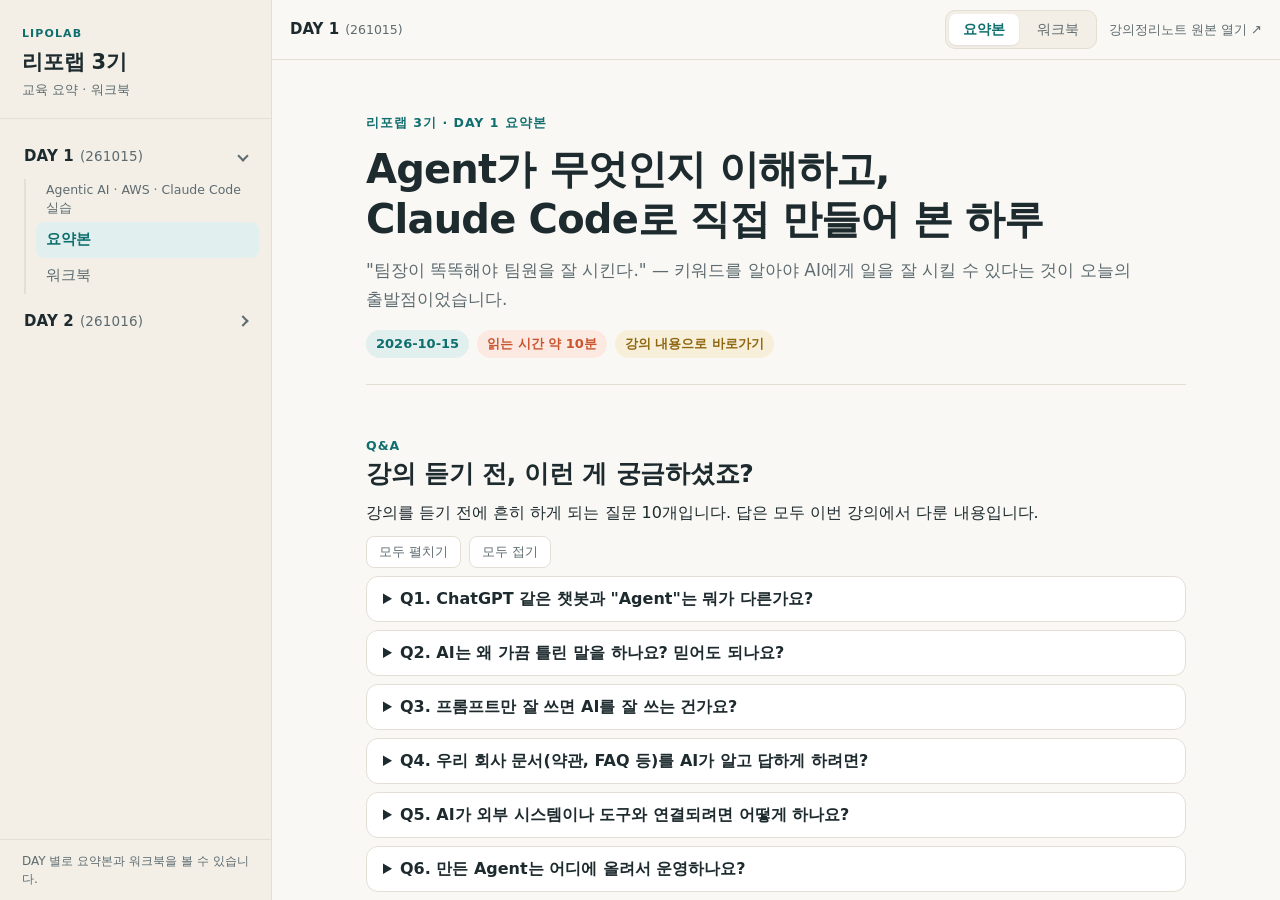
<file: index.html>
<!doctype html>
<html lang="ko">
<head>
<meta charset="utf-8">
<meta name="robots" content="noindex, nofollow, noarchive">
<meta name="viewport" content="width=device-width, initial-scale=1">
<title>리포랩 3기</title>
<meta name="description" content="리포랩 3기 교육 내용을 날짜별 요약본과 워크북으로 정리한 학습 사이트">
<style>
:root{
  --bg:#faf8f4; --surface:#ffffff; --ink:#1d2a2e; --muted:#5d6b70; --line:#e4dfd5;
  --accent:#0f6e6e; --accent-soft:#e1f0ee; --side:#f3efe7;
  --sw:272px;
}
@media (prefers-color-scheme:dark){
  :root{
    --bg:#14191b; --surface:#1b2225; --ink:#e8ecea; --muted:#9aa8ab; --line:#2c373b;
    --accent:#5cc2bd; --accent-soft:#16302f; --side:#192023;
  }
}
*{box-sizing:border-box}
html,body{height:100%}
body{margin:0;background:var(--bg);color:var(--ink);
  font-family:"Pretendard Variable",Pretendard,"Apple SD Gothic Neo","Noto Sans KR","Malgun Gothic",system-ui,sans-serif;
  -webkit-font-smoothing:antialiased;font-size:15px;line-height:1.5}
.app{display:grid;grid-template-columns:var(--sw) minmax(0,1fr);height:100vh;height:100dvh}

/* sidebar */
.side{background:var(--side);border-right:1px solid var(--line);display:flex;flex-direction:column;min-height:0}
.brand{padding:26px 22px 18px;border-bottom:1px solid var(--line)}
.brand .eyebrow{font-size:11px;letter-spacing:.1em;color:var(--accent);font-weight:700}
.brand h1{margin:4px 0 2px;font-size:21px;letter-spacing:-.01em}
.brand p{margin:0;color:var(--muted);font-size:13px}
nav{flex:1;overflow:auto;padding:14px 12px 24px}
.day{margin:2px 0}
.day-btn{width:100%;display:flex;align-items:center;justify-content:space-between;gap:8px;text-align:left;
  font:inherit;font-weight:700;font-size:15px;color:var(--ink);background:none;border:0;border-radius:10px;padding:10px 12px;cursor:pointer;letter-spacing:.01em}
.day-btn:hover{background:var(--accent-soft)}
.day-btn .date{font-weight:500;color:var(--muted);font-size:13.5px;margin-left:6px}
.day-btn .caret{width:8px;height:8px;border-right:2px solid var(--muted);border-bottom:2px solid var(--muted);transform:rotate(-45deg);transition:transform .15s;flex:none}
.day.open .caret{transform:rotate(45deg)}
.day-sub{display:none;margin:2px 0 6px 12px;padding-left:10px;border-left:2px solid var(--line)}
.day.open .day-sub{display:block}
.day-title{font-size:12.5px;color:var(--muted);padding:2px 10px 6px;line-height:1.4}
.link{display:block;text-decoration:none;color:var(--muted);padding:7px 10px;border-radius:8px;font-size:14.5px}
.link:hover{color:var(--accent);background:var(--accent-soft)}
.link[aria-current="page"]{color:var(--accent);background:var(--accent-soft);font-weight:700}
.empty{padding:6px 12px;color:var(--muted);font-size:13px}
.foot{padding:12px 22px;border-top:1px solid var(--line);color:var(--muted);font-size:12px}

/* main */
.main{display:flex;flex-direction:column;min-width:0;min-height:0}
.bar{display:flex;align-items:center;gap:12px;padding:10px 18px;border-bottom:1px solid var(--line);background:var(--bg);min-height:52px}
.menu-btn{display:none;font:inherit;border:1px solid var(--line);background:var(--surface);color:var(--ink);border-radius:9px;width:38px;height:36px;cursor:pointer;font-size:18px;line-height:1}
.crumb{font-weight:700;white-space:nowrap;overflow:hidden;text-overflow:ellipsis}
.crumb small{font-weight:500;color:var(--muted);margin-left:6px}
.tabs{display:flex;gap:4px;margin-left:auto;background:var(--side);border:1px solid var(--line);border-radius:10px;padding:3px}
.tab{text-decoration:none;color:var(--muted);font-size:14px;padding:5px 14px;border-radius:7px}
.tab:hover{color:var(--accent)}
.tab[aria-current="page"]{background:var(--surface);color:var(--accent);font-weight:700;box-shadow:0 1px 2px rgba(0,0,0,.08)}
.ext{color:var(--muted);text-decoration:none;font-size:13px;white-space:nowrap}
.ext:hover{color:var(--accent)}
.frame-wrap{flex:1;min-height:0;position:relative;background:var(--bg)}
iframe{position:absolute;inset:0;width:100%;height:100%;border:0;background:var(--bg)}
.msg{position:absolute;inset:0;display:none;place-items:center;text-align:center;color:var(--muted);padding:24px}
.msg.show{display:grid}

/* mobile */
.backdrop{display:none}
@media(max-width:860px){
  .app{grid-template-columns:1fr}
  .side{position:fixed;inset:0 auto 0 0;width:min(86vw,300px);z-index:20;transform:translateX(-102%);transition:transform .2s;box-shadow:4px 0 24px rgba(0,0,0,.18)}
  body.nav-open .side{transform:none}
  body.nav-open .backdrop{display:block;position:fixed;inset:0;background:rgba(0,0,0,.35);z-index:10}
  .menu-btn{display:block}
  .bar{gap:8px;padding:8px 12px;flex-wrap:wrap}
  .ext{display:block;width:100%;text-align:right;font-size:12px;padding-top:6px;border-top:1px solid var(--line)}
  .crumb small{display:none}
}
@media print{.side,.bar{display:none}.app{display:block;height:auto}}
</style>
<script src="days.js"></script>
</head>
<body>
<div class="app">
  <aside class="side" id="side" aria-label="사이드 내비게이션">
    <div class="brand">
      <div class="eyebrow">LIPOLAB</div>
      <h1 id="site-title">리포랩 3기</h1>
      <p id="site-sub"></p>
    </div>
    <nav id="nav" aria-label="날짜별 목차"></nav>
    <div class="foot">DAY 별로 요약본과 워크북을 볼 수 있습니다.<br></div>
  </aside>
  <div class="backdrop" id="backdrop"></div>

  <div class="main">
    <header class="bar">
      <button class="menu-btn" id="menu" type="button" aria-label="메뉴 열기">☰</button>
      <div class="crumb" id="crumb"></div>
      <div class="tabs" id="tabs"></div>
      <a class="ext" id="ext" target="_blank" rel="noopener">강의정리노트 원본 열기 ↗</a>
    </header>
    <div class="frame-wrap">
      <iframe id="frame" title="콘텐츠"></iframe>
      <div class="msg" id="msg"><div><b>아직 등록된 콘텐츠가 없습니다.</b><br>days.js에 날짜를 추가해 주세요.</div></div>
    </div>
  </div>
</div>

<script>
(function(){
  var S = window.LIPOLAB_SITE || {title:"리포랩 3기", days:[]};
  var days = S.days || [];
  var $ = function(id){return document.getElementById(id)};
  var nav=$('nav'), frame=$('frame'), msg=$('msg');

  document.getElementById('site-title').textContent = S.title || '리포랩 3기';
  document.getElementById('site-sub').textContent = S.subtitle || '';

  function dayId(d){return 'day'+d.n}
  function dayLabel(d){return 'DAY '+d.n}
  function find(id){for(var i=0;i<days.length;i++){if(dayId(days[i])===id)return days[i]}return null}

  function parse(){
    var h=decodeURIComponent(location.hash.replace(/^#/,''));
    var parts=h.split('/'); var d=find(parts[0]);
    if(!d){d=days[0]||null}
    if(!d)return {};
    var p=null;
    for(var i=0;i<d.pages.length;i++){if(d.pages[i].key===parts[1])p=d.pages[i]}
    if(!p)p=d.pages[0];
    return {day:d,page:p};
  }

  /* build nav */
  var open={};
  function buildNav(cur){
    nav.innerHTML='';
    if(!days.length){var e=document.createElement('div');e.className='empty';e.textContent='등록된 날짜가 없습니다.';nav.appendChild(e);return}
    days.forEach(function(d){
      var wrap=document.createElement('div');
      wrap.className='day'+((open[dayId(d)]===undefined?(cur.day===d):open[dayId(d)])?' open':'');
      var btn=document.createElement('button');
      btn.type='button';btn.className='day-btn';
      btn.setAttribute('aria-expanded',wrap.classList.contains('open'));
      btn.innerHTML='<span>'+dayLabel(d)+'<span class="date">('+d.date+')</span></span><span class="caret"></span>';
      btn.addEventListener('click',function(){
        var o=wrap.classList.toggle('open');open[dayId(d)]=o;btn.setAttribute('aria-expanded',o);
      });
      var sub=document.createElement('div');sub.className='day-sub';
      if(d.title){var t=document.createElement('div');t.className='day-title';t.textContent=d.title;sub.appendChild(t)}
      d.pages.forEach(function(p){
        var a=document.createElement('a');a.className='link';a.href='#'+dayId(d)+'/'+p.key;a.textContent=p.label;
        if(cur.page===p&&cur.day===d)a.setAttribute('aria-current','page');
        a.addEventListener('click',function(){document.body.classList.remove('nav-open')});
        sub.appendChild(a);
      });
      wrap.appendChild(btn);wrap.appendChild(sub);nav.appendChild(wrap);
    });
  }

  function render(){
    var cur=parse();
    buildNav(cur);
    var tabs=$('tabs');tabs.innerHTML='';
    if(!cur.day){msg.classList.add('show');frame.style.display='none';$('crumb').textContent='';$('ext').style.display='none';return}
    msg.classList.remove('show');frame.style.display='';
    $('crumb').innerHTML=dayLabel(cur.day)+'<small>('+cur.day.date+')</small>';
    cur.day.pages.forEach(function(p){
      var a=document.createElement('a');a.className='tab';a.href='#'+dayId(cur.day)+'/'+p.key;a.textContent=p.label;
      if(p===cur.page)a.setAttribute('aria-current','page');
      tabs.appendChild(a);
    });
    var cleanSrc=cur.page.file;
    if(frame.getAttribute('data-src')!==cleanSrc){frame.setAttribute('data-src',cleanSrc);frame.src=cleanSrc}
    var ext=$('ext');ext.href=cleanSrc.replace(/\/[^/]+\.html$/,'/notes.html');ext.style.display='';
    document.title=dayLabel(cur.day)+' ('+cur.day.date+') · '+cur.page.label+' — '+(S.title||'리포랩 3기');
  }

  /* 디자인 시스템 강제 적용: 페이지가 공통 CSS를 직접 링크하지 않았어도(또는 태그를 다르게 달았어도)
     같은 오리진에서 열리면 assets/lipolab.css를 뒤에 덧붙여 같은 디자인으로 보이게 합니다. */
  frame.addEventListener('load',function(){
    try{
      var d=frame.contentDocument; if(!d||!d.head)return;
      var linked=[].some.call(d.querySelectorAll('link[rel~="stylesheet"]'),function(l){return /assets\/lipolab\.css/.test(l.getAttribute('href')||'')});
      if(!linked&&!d.querySelector('link[data-lp]')){
        var l=d.createElement('link');l.rel='stylesheet';l.setAttribute('data-lp','1');
        l.href=new URL('assets/lipolab.css',location.href).href;d.head.appendChild(l);
      }
      if(!d.querySelector('meta[name="viewport"]')){
        var m=d.createElement('meta');m.name='viewport';m.content='width=device-width, initial-scale=1';d.head.appendChild(m);
      }
    }catch(e){}
  });
  window.addEventListener('hashchange',render);
  $('menu').addEventListener('click',function(){document.body.classList.toggle('nav-open')});
  $('backdrop').addEventListener('click',function(){document.body.classList.remove('nav-open')});
  document.addEventListener('keydown',function(e){if(e.key==='Escape')document.body.classList.remove('nav-open')});
  render();
})();
</script>
</body>
</html>
</file>
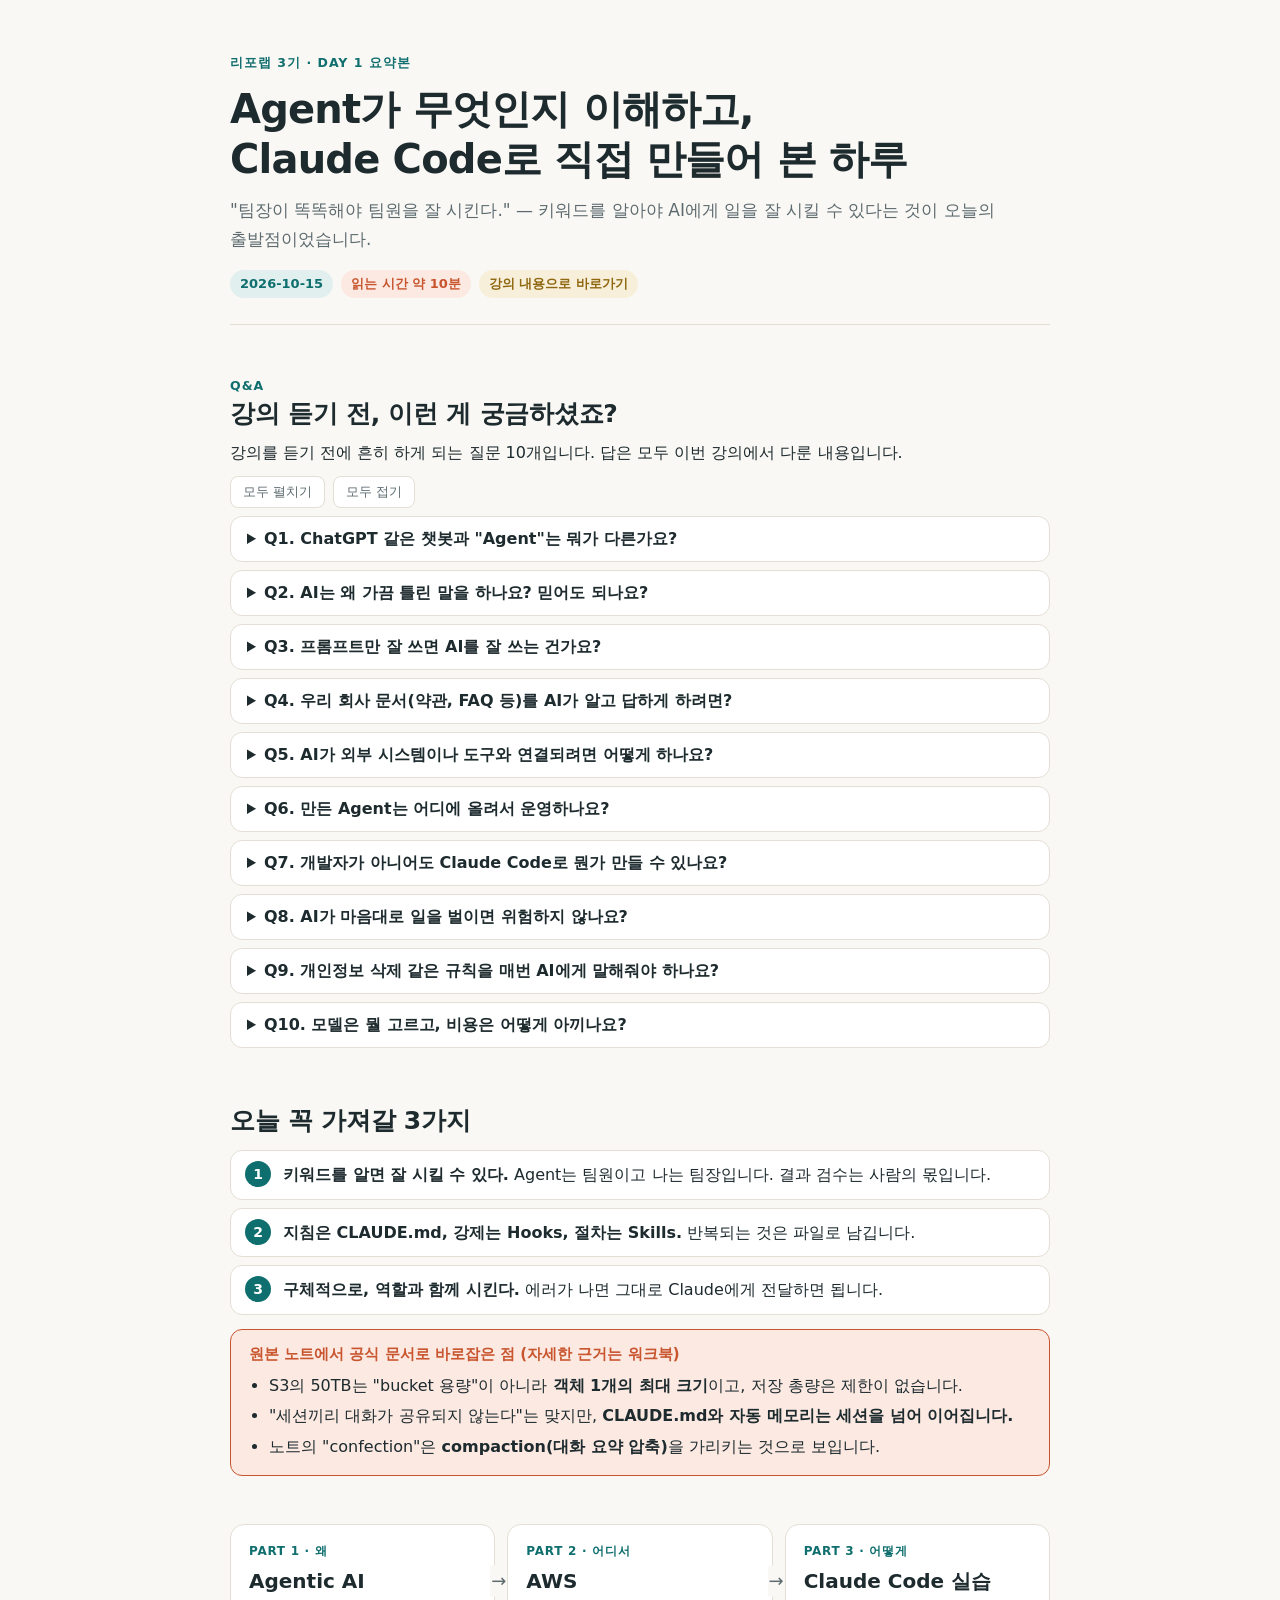
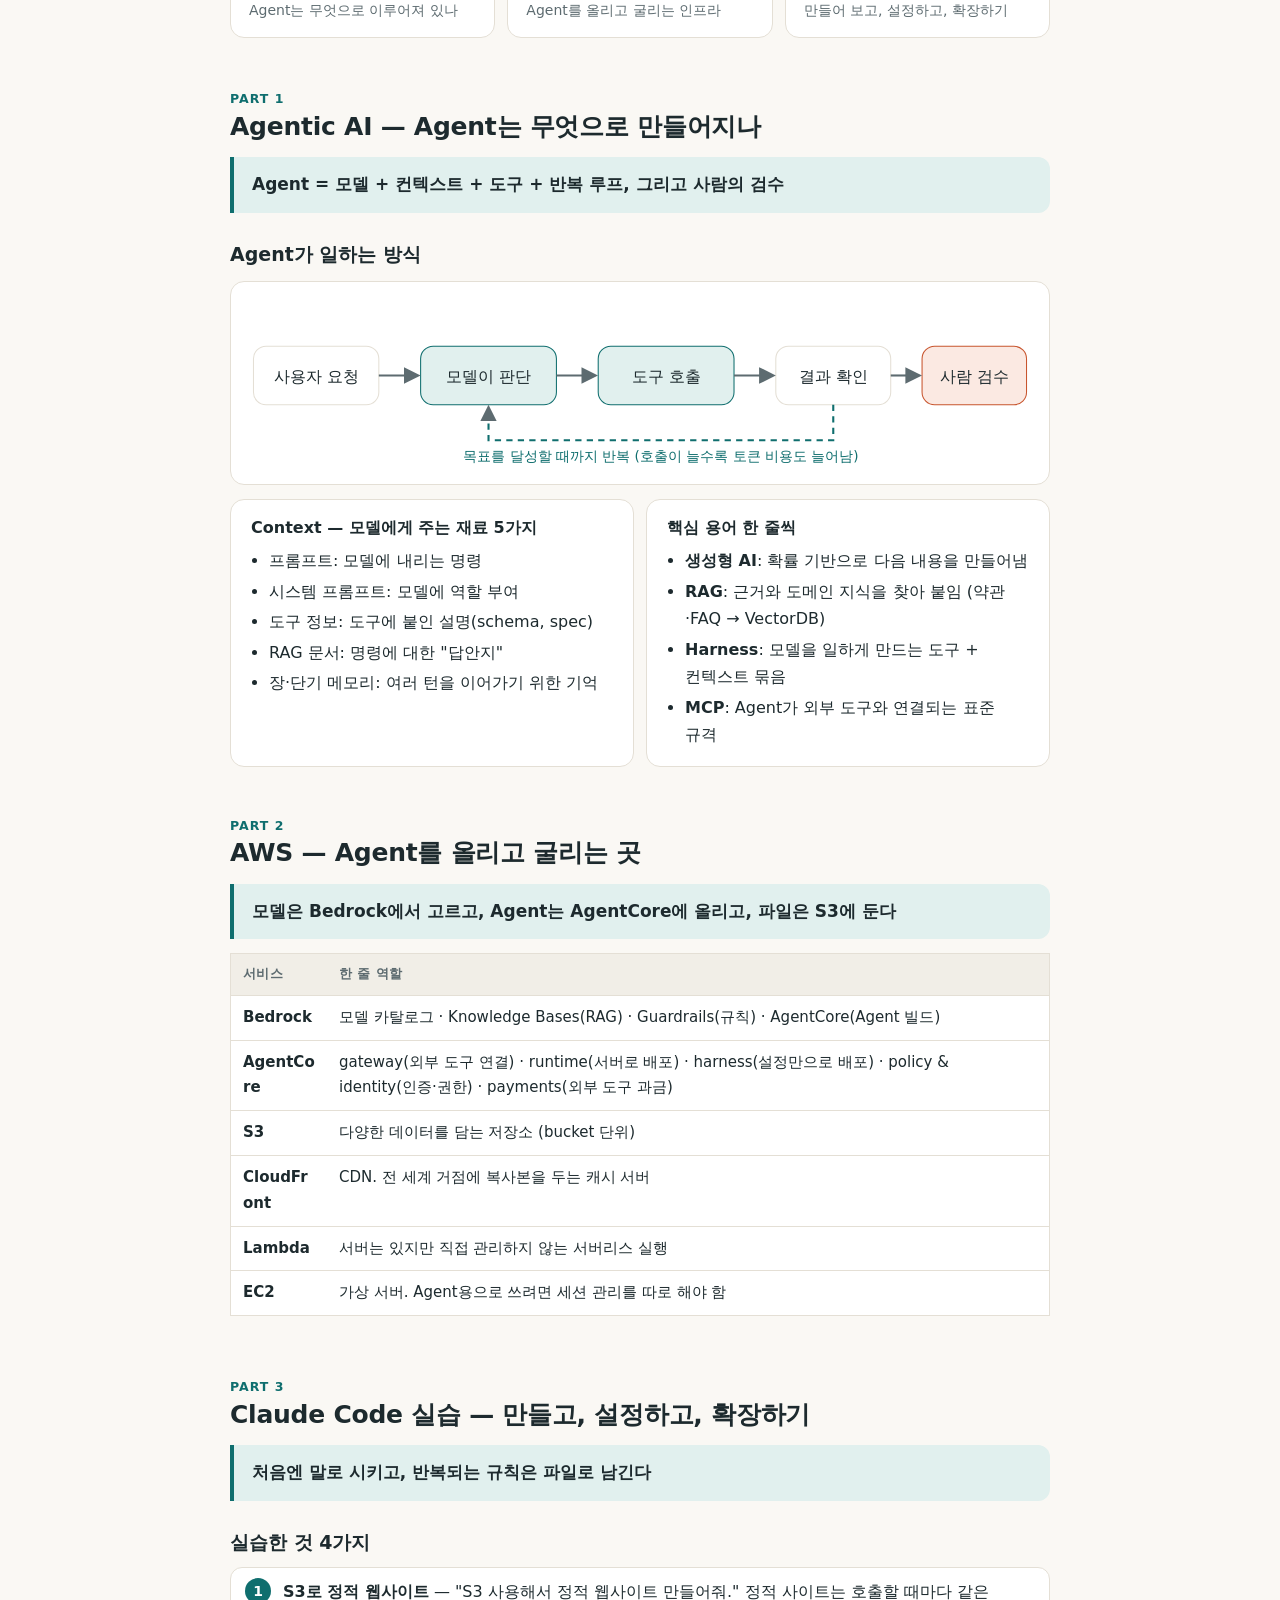
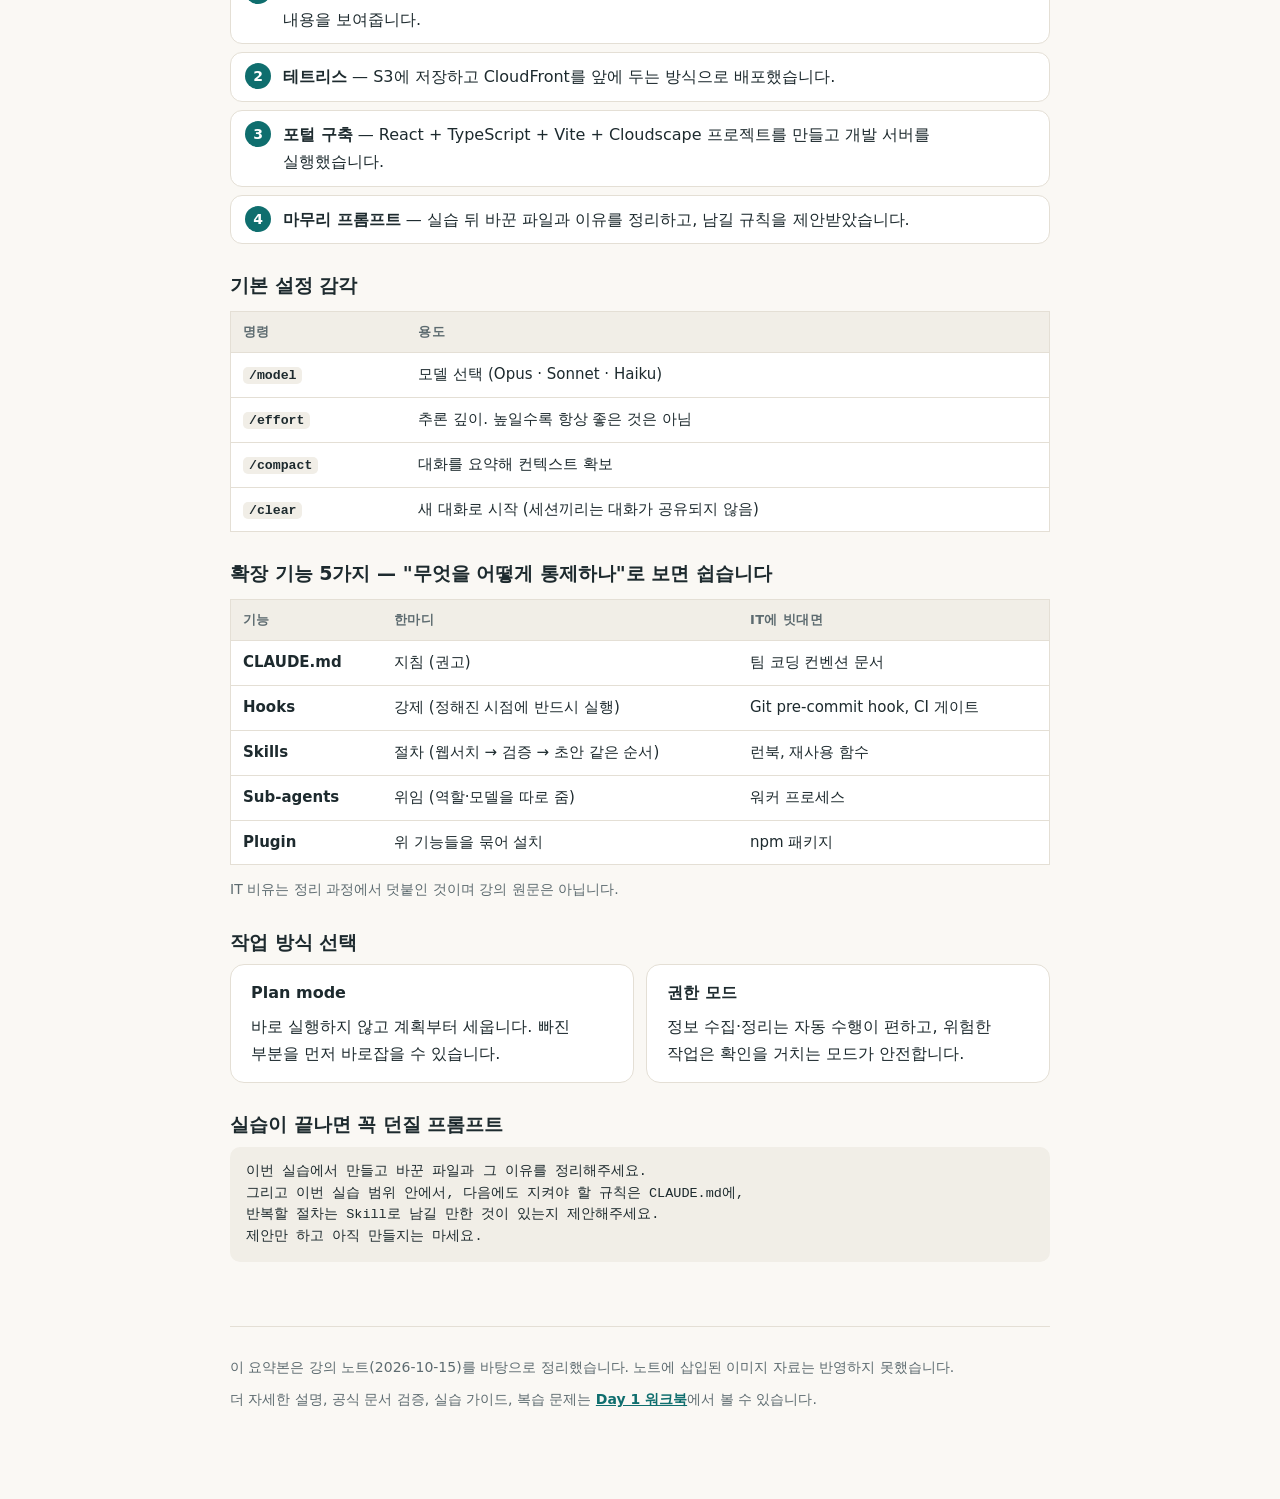
<file: days/day1/summary.html>
<!doctype html>
<html lang="ko">
<head>
<meta charset="utf-8">
<meta name="robots" content="noindex, nofollow, noarchive">
<meta name="viewport" content="width=device-width, initial-scale=1">
<title>리포랩 3기 Day 1 요약</title>
<meta name="description" content="Agentic AI 개념부터 AWS, Claude Code 실습까지 — 하루 교육 흐름 요약본">
<link rel="stylesheet" href="../../assets/lipolab.css">
</head>
<body>
<div class="wrap">

<header class="hero">
  <div class="eyebrow">리포랩 3기 · DAY 1 요약본</div>
  <h1>Agent가 무엇인지 이해하고,<br>Claude Code로 직접 만들어 본 하루</h1>
  <p class="lead">"팀장이 똑똑해야 팀원을 잘 시킨다." — 키워드를 알아야 AI에게 일을 잘 시킬 수 있다는 것이 오늘의 출발점이었습니다.</p>
  <div class="meta">
    <span class="chip">2026-10-15</span>
    <span class="chip warm">읽는 시간 약 10분</span>
    <a class="chip gold" href="#p1" style="text-decoration:none">강의 내용으로 바로가기</a>
  </div>
</header>

<section id="qna">
  <div class="eyebrow">Q&amp;A</div>
  <h2>강의 듣기 전, 이런 게 궁금하셨죠?</h2>
  <p>강의를 듣기 전에 흔히 하게 되는 질문 10개입니다. 답은 모두 이번 강의에서 다룬 내용입니다.</p>
  <div class="qa-tools">
    <button type="button" id="qa-open">모두 펼치기</button>
    <button type="button" id="qa-close">모두 접기</button>
  </div>

  <details><summary>Q1. ChatGPT 같은 챗봇과 "Agent"는 뭐가 다른가요?</summary>
    <p>챗봇은 질문 하나에 답 하나를 주는 구조(single-turn)이고, 대화를 이어가려면 메모리가 따로 필요합니다. Agent는 한발 더 나가 <b>도구를 직접 골라 쓰며 목표를 달성할 때까지 반복</b>합니다. 그래서 일을 맡기는 관계가 됩니다. 사용자가 팀장이고 Agent가 팀원이며, 팀원이 한 일은 팀장이 검수합니다.</p></details>
  <details><summary>Q2. AI는 왜 가끔 틀린 말을 하나요? 믿어도 되나요?</summary>
    <p>생성형 AI는 학습한 내용을 바탕으로 <b>확률에 따라 내용을 만들어내기</b> 때문입니다. 그래서 근거 없이 그럴듯하게 말할 수 있습니다. 이를 보완하는 장치가 RAG(근거와 도메인 지식 제공)이고, Agent의 결과는 사람이 검수하는 loop를 둡니다.</p></details>
  <details><summary>Q3. 프롬프트만 잘 쓰면 AI를 잘 쓰는 건가요?</summary>
    <p>프롬프트는 재료 중 하나일 뿐입니다. AI에게 들어가는 <b>컨텍스트는 5가지</b>입니다. 프롬프트(명령), 시스템 프롬프트(역할), 도구 정보, RAG 문서(답안지), 장·단기 메모리. 강의의 출발점은 "팀장이 키워드를 알아야 팀원을 잘 시킨다"였고, 실습에서는 <b>구체적으로, 역할을 주어</b> 시키라고 했습니다.</p></details>
  <details><summary>Q4. 우리 회사 문서(약관, FAQ 등)를 AI가 알고 답하게 하려면?</summary>
    <p>RAG를 씁니다. 약관·FAQ 같은 문서를 저장소(VectorDB)에 두고, 질문이 들어오면 관련 내용을 찾아 <b>근거를 남기며</b> 답하게 합니다. AWS에서는 Bedrock의 Knowledge Bases가 이 역할입니다.</p></details>
  <details><summary>Q5. AI가 외부 시스템이나 도구와 연결되려면 어떻게 하나요?</summary>
    <p>연결 규격으로 <b>MCP</b>를 씁니다. Agent와 도구를 잇는 표준이라, 규격만 맞으면 도구를 바꿔 끼울 수 있습니다. AWS의 AgentCore <b>gateway</b>는 외부 MCP 등 도구를 쓸 때 사용하고, 서버를 직접 관리하지 않는 Lambda를 뒤에 붙일 수도 있습니다.</p></details>
  <details><summary>Q6. 만든 Agent는 어디에 올려서 운영하나요?</summary>
    <p>AWS의 AgentCore를 씁니다. <b>runtime</b>은 Agent를 서버로 배포하고, <b>harness</b>는 소스코드 없이 설정만으로 배포하며, <b>policy &amp; identity</b>가 인증·권한을 맡습니다. EC2에도 올릴 수 있지만 그러면 세션 관리를 따로 개발해야 합니다.</p></details>
  <details><summary>Q7. 개발자가 아니어도 Claude Code로 뭔가 만들 수 있나요?</summary>
    <p>네. 오늘 실습이 그랬습니다. "S3 사용해서 정적 웹사이트 만들어줘." 한 줄로 시작해 테트리스를 만들어 배포하고, React + TypeScript + Vite + Cloudscape 포털까지 구축했습니다. 에러가 나면 그 내용을 Claude에게 그대로 전달하면 됩니다.</p></details>
  <details><summary>Q8. AI가 마음대로 일을 벌이면 위험하지 않나요?</summary>
    <p>안전장치가 있습니다. <b>Plan mode</b>는 작업 전에 계획부터 세워 빠진 부분을 바로잡게 하고, <b>권한 모드</b>는 위험한 작업을 확인을 거쳐 진행합니다. 정보 수집·정리처럼 부담이 적은 일은 자동 수행이 편합니다. 작업 뒤에는 <code>/review</code>로 바꾼 곳만 점검할 수 있습니다.</p></details>
  <details><summary>Q9. 개인정보 삭제 같은 규칙을 매번 AI에게 말해줘야 하나요?</summary>
    <p>한 번 정해두면 됩니다. 반복되는 맥락과 규칙은 <b>CLAUDE.md</b>(지침), 반드시 지켜야 하는 것은 <b>Hooks</b>(강제), 반복되는 절차는 <b>Skills</b>(예: 웹서치 → 검증 → 초안)에 남깁니다. 무엇을 남길지는 실습 뒤 "남길 만한 규칙·절차를 제안만 해 달라"고 요청하면 Claude가 후보를 뽑아 줍니다.</p></details>
  <details><summary>Q10. 모델은 뭘 고르고, 비용은 어떻게 아끼나요?</summary>
    <p><code>/model</code>로 Opus, Sonnet, Haiku 중에서 고르고, <code>/effort</code>로 추론 깊이를 정합니다. 강의에서는 Opus는 medium 정도로 쓰고, 가장 높은 단계는 오히려 자가당착에 빠지는 경우가 많다고 했습니다. Agent는 목표를 달성할 때까지 호출을 반복하니 <b>토큰 과금</b>이 늘어납니다. Sub-agent에 가벼운 모델을 따로 주면 비용을 줄이고 동시에 작업할 수 있고, 대화가 길어지면 <code>/compact</code>, 새로 시작하려면 <code>/clear</code>를 씁니다.</p></details>
</section>

<section>
  <h2>오늘 꼭 가져갈 3가지</h2>
  <ol class="steps">
    <li><b>키워드를 알면 잘 시킬 수 있다.</b> Agent는 팀원이고 나는 팀장입니다. 결과 검수는 사람의 몫입니다.</li>
    <li><b>지침은 CLAUDE.md, 강제는 Hooks, 절차는 Skills.</b> 반복되는 것은 파일로 남깁니다.</li>
    <li><b>구체적으로, 역할과 함께 시킨다.</b> 에러가 나면 그대로 Claude에게 전달하면 됩니다.</li>
  </ol>

  <div class="fix">
    <h4>원본 노트에서 공식 문서로 바로잡은 점 (자세한 근거는 워크북)</h4>
    <ul>
      <li>S3의 50TB는 "bucket 용량"이 아니라 <b>객체 1개의 최대 크기</b>이고, 저장 총량은 제한이 없습니다.</li>
      <li>"세션끼리 대화가 공유되지 않는다"는 맞지만, <b>CLAUDE.md와 자동 메모리는 세션을 넘어 이어집니다.</b></li>
      <li>노트의 "confection"은 <b>compaction(대화 요약 압축)</b>을 가리키는 것으로 보입니다.</li>
    </ul>
  </div>
</section>

<nav class="flow" aria-label="하루의 흐름">
  <a href="#p1"><div class="n">PART 1 · 왜</div><div class="q">Agentic AI</div><div class="d">Agent는 무엇으로 이루어져 있나</div></a>
  <a href="#p2"><div class="n">PART 2 · 어디서</div><div class="q">AWS</div><div class="d">Agent를 올리고 굴리는 인프라</div></a>
  <a href="#p3"><div class="n">PART 3 · 어떻게</div><div class="q">Claude Code 실습</div><div class="d">만들어 보고, 설정하고, 확장하기</div></a>
</nav>

<!-- PART 1 -->
<section id="p1">
  <div class="eyebrow">PART 1</div>
  <h2>Agentic AI — Agent는 무엇으로 만들어지나</h2>
  <div class="one">Agent = 모델 + 컨텍스트 + 도구 + 반복 루프, 그리고 사람의 검수</div>

  <h3>Agent가 일하는 방식</h3>
  <div class="diagram">
    <svg viewBox="0 0 760 170" role="img" aria-label="사용자 요청에서 모델 판단, 도구 호출, 결과 확인을 반복한 뒤 사람이 검수하는 흐름">
      <defs><marker id="ar" markerWidth="8" markerHeight="8" refX="6" refY="4" orient="auto"><path d="M0,0 L8,4 L0,8 z" fill="var(--muted)"/></marker></defs>
      <g font-size="15" text-anchor="middle" fill="var(--ink)">
        <rect x="10" y="50" width="120" height="56" rx="12" fill="var(--surface)" stroke="var(--line)"/><text x="70" y="84">사용자 요청</text>
        <rect x="170" y="50" width="130" height="56" rx="12" fill="var(--accent-soft)" stroke="var(--accent)"/><text x="235" y="84">모델이 판단</text>
        <rect x="340" y="50" width="130" height="56" rx="12" fill="var(--accent-soft)" stroke="var(--accent)"/><text x="405" y="84">도구 호출</text>
        <rect x="510" y="50" width="110" height="56" rx="12" fill="var(--surface)" stroke="var(--line)"/><text x="565" y="84">결과 확인</text>
        <rect x="650" y="50" width="100" height="56" rx="12" fill="var(--warm-soft)" stroke="var(--warm)"/><text x="700" y="84">사람 검수</text>
      </g>
      <g stroke="var(--muted)" stroke-width="2" fill="none" marker-end="url(#ar)">
        <path d="M130 78 H166"/><path d="M300 78 H336"/><path d="M470 78 H506"/><path d="M620 78 H646"/>
      </g>
      <path d="M565 106 V140 H235 V110" stroke="var(--accent)" stroke-width="2" fill="none" stroke-dasharray="6 5" marker-end="url(#ar)"/>
      <text x="400" y="160" font-size="13" text-anchor="middle" fill="var(--accent)">목표를 달성할 때까지 반복 (호출이 늘수록 토큰 비용도 늘어남)</text>
    </svg>
  </div>

  <div class="grid2">
    <div class="card"><h4>Context — 모델에게 주는 재료 5가지</h4>
      <ul style="margin:6px 0 0;padding-left:18px">
        <li>프롬프트: 모델에 내리는 명령</li>
        <li>시스템 프롬프트: 모델에 역할 부여</li>
        <li>도구 정보: 도구에 붙인 설명(schema, spec)</li>
        <li>RAG 문서: 명령에 대한 "답안지"</li>
        <li>장·단기 메모리: 여러 턴을 이어가기 위한 기억</li>
      </ul></div>
    <div class="card"><h4>핵심 용어 한 줄씩</h4>
      <ul style="margin:6px 0 0;padding-left:18px">
        <li><b>생성형 AI</b>: 확률 기반으로 다음 내용을 만들어냄</li>
        <li><b>RAG</b>: 근거와 도메인 지식을 찾아 붙임 (약관·FAQ → VectorDB)</li>
        <li><b>Harness</b>: 모델을 일하게 만드는 도구 + 컨텍스트 묶음</li>
        <li><b>MCP</b>: Agent가 외부 도구와 연결되는 표준 규격</li>
      </ul></div>
  </div>
</section>

<!-- PART 2 -->
<section id="p2">
  <div class="eyebrow">PART 2</div>
  <h2>AWS — Agent를 올리고 굴리는 곳</h2>
  <div class="one">모델은 Bedrock에서 고르고, Agent는 AgentCore에 올리고, 파일은 S3에 둔다</div>
  <table>
    <thead><tr><th>서비스</th><th>한 줄 역할</th></tr></thead>
    <tbody>
      <tr><td>Bedrock</td><td>모델 카탈로그 · Knowledge Bases(RAG) · Guardrails(규칙) · AgentCore(Agent 빌드)</td></tr>
      <tr><td>AgentCore</td><td>gateway(외부 도구 연결) · runtime(서버로 배포) · harness(설정만으로 배포) · policy &amp; identity(인증·권한) · payments(외부 도구 과금)</td></tr>
      <tr><td>S3</td><td>다양한 데이터를 담는 저장소 (bucket 단위)</td></tr>
      <tr><td>CloudFront</td><td>CDN. 전 세계 거점에 복사본을 두는 캐시 서버</td></tr>
      <tr><td>Lambda</td><td>서버는 있지만 직접 관리하지 않는 서버리스 실행</td></tr>
      <tr><td>EC2</td><td>가상 서버. Agent용으로 쓰려면 세션 관리를 따로 해야 함</td></tr>
    </tbody>
  </table>
</section>

<!-- PART 3 -->
<section id="p3">
  <div class="eyebrow">PART 3</div>
  <h2>Claude Code 실습 — 만들고, 설정하고, 확장하기</h2>
  <div class="one">처음엔 말로 시키고, 반복되는 규칙은 파일로 남긴다</div>

  <h3>실습한 것 4가지</h3>
  <ol class="steps">
    <li><b>S3로 정적 웹사이트</b> — "S3 사용해서 정적 웹사이트 만들어줘." 정적 사이트는 호출할 때마다 같은 내용을 보여줍니다.</li>
    <li><b>테트리스</b> — S3에 저장하고 CloudFront를 앞에 두는 방식으로 배포했습니다.</li>
    <li><b>포털 구축</b> — React + TypeScript + Vite + Cloudscape 프로젝트를 만들고 개발 서버를 실행했습니다.</li>
    <li><b>마무리 프롬프트</b> — 실습 뒤 바꾼 파일과 이유를 정리하고, 남길 규칙을 제안받았습니다.</li>
  </ol>

  <h3>기본 설정 감각</h3>
  <table>
    <thead><tr><th>명령</th><th>용도</th></tr></thead>
    <tbody>
      <tr><td><code>/model</code></td><td>모델 선택 (Opus · Sonnet · Haiku)</td></tr>
      <tr><td><code>/effort</code></td><td>추론 깊이. 높일수록 항상 좋은 것은 아님</td></tr>
      <tr><td><code>/compact</code></td><td>대화를 요약해 컨텍스트 확보</td></tr>
      <tr><td><code>/clear</code></td><td>새 대화로 시작 (세션끼리는 대화가 공유되지 않음)</td></tr>
    </tbody>
  </table>

  <h3>확장 기능 5가지 — "무엇을 어떻게 통제하나"로 보면 쉽습니다</h3>
  <table>
    <thead><tr><th>기능</th><th>한마디</th><th>IT에 빗대면</th></tr></thead>
    <tbody>
      <tr><td>CLAUDE.md</td><td>지침 (권고)</td><td>팀 코딩 컨벤션 문서</td></tr>
      <tr><td>Hooks</td><td>강제 (정해진 시점에 반드시 실행)</td><td>Git pre-commit hook, CI 게이트</td></tr>
      <tr><td>Skills</td><td>절차 (웹서치 → 검증 → 초안 같은 순서)</td><td>런북, 재사용 함수</td></tr>
      <tr><td>Sub-agents</td><td>위임 (역할·모델을 따로 줌)</td><td>워커 프로세스</td></tr>
      <tr><td>Plugin</td><td>위 기능들을 묶어 설치</td><td>npm 패키지</td></tr>
    </tbody>
  </table>
  <p style="font-size:14px;color:var(--muted)">IT 비유는 정리 과정에서 덧붙인 것이며 강의 원문은 아닙니다.</p>

  <h3>작업 방식 선택</h3>
  <div class="grid2">
    <div class="card"><h4>Plan mode</h4><p style="margin:0">바로 실행하지 않고 계획부터 세웁니다. 빠진 부분을 먼저 바로잡을 수 있습니다.</p></div>
    <div class="card"><h4>권한 모드</h4><p style="margin:0">정보 수집·정리는 자동 수행이 편하고, 위험한 작업은 확인을 거치는 모드가 안전합니다.</p></div>
  </div>

  <h3>실습이 끝나면 꼭 던질 프롬프트</h3>
<pre><code>이번 실습에서 만들고 바꾼 파일과 그 이유를 정리해주세요.
그리고 이번 실습 범위 안에서, 다음에도 지켜야 할 규칙은 CLAUDE.md에,
반복할 절차는 Skill로 남길 만한 것이 있는지 제안해주세요.
제안만 하고 아직 만들지는 마세요.</code></pre>
</section>

<footer>
  <p>이 요약본은 강의 노트(2026-10-15)를 바탕으로 정리했습니다. 노트에 삽입된 이미지 자료는 반영하지 못했습니다.</p>
  <p>더 자세한 설명, 공식 문서 검증, 실습 가이드, 복습 문제는 <a href="../../index.html#day1/workbook" target="_top">Day 1 워크북</a>에서 볼 수 있습니다.</p>
</footer>
</div>
<script>
(function(){
  var all=function(o){document.querySelectorAll('#qna details').forEach(function(d){d.open=o})};
  var a=document.getElementById('qa-open'),b=document.getElementById('qa-close');
  if(a)a.addEventListener('click',function(){all(true)});
  if(b)b.addEventListener('click',function(){all(false)});
})();
</script>
</body>
</html>
</file>
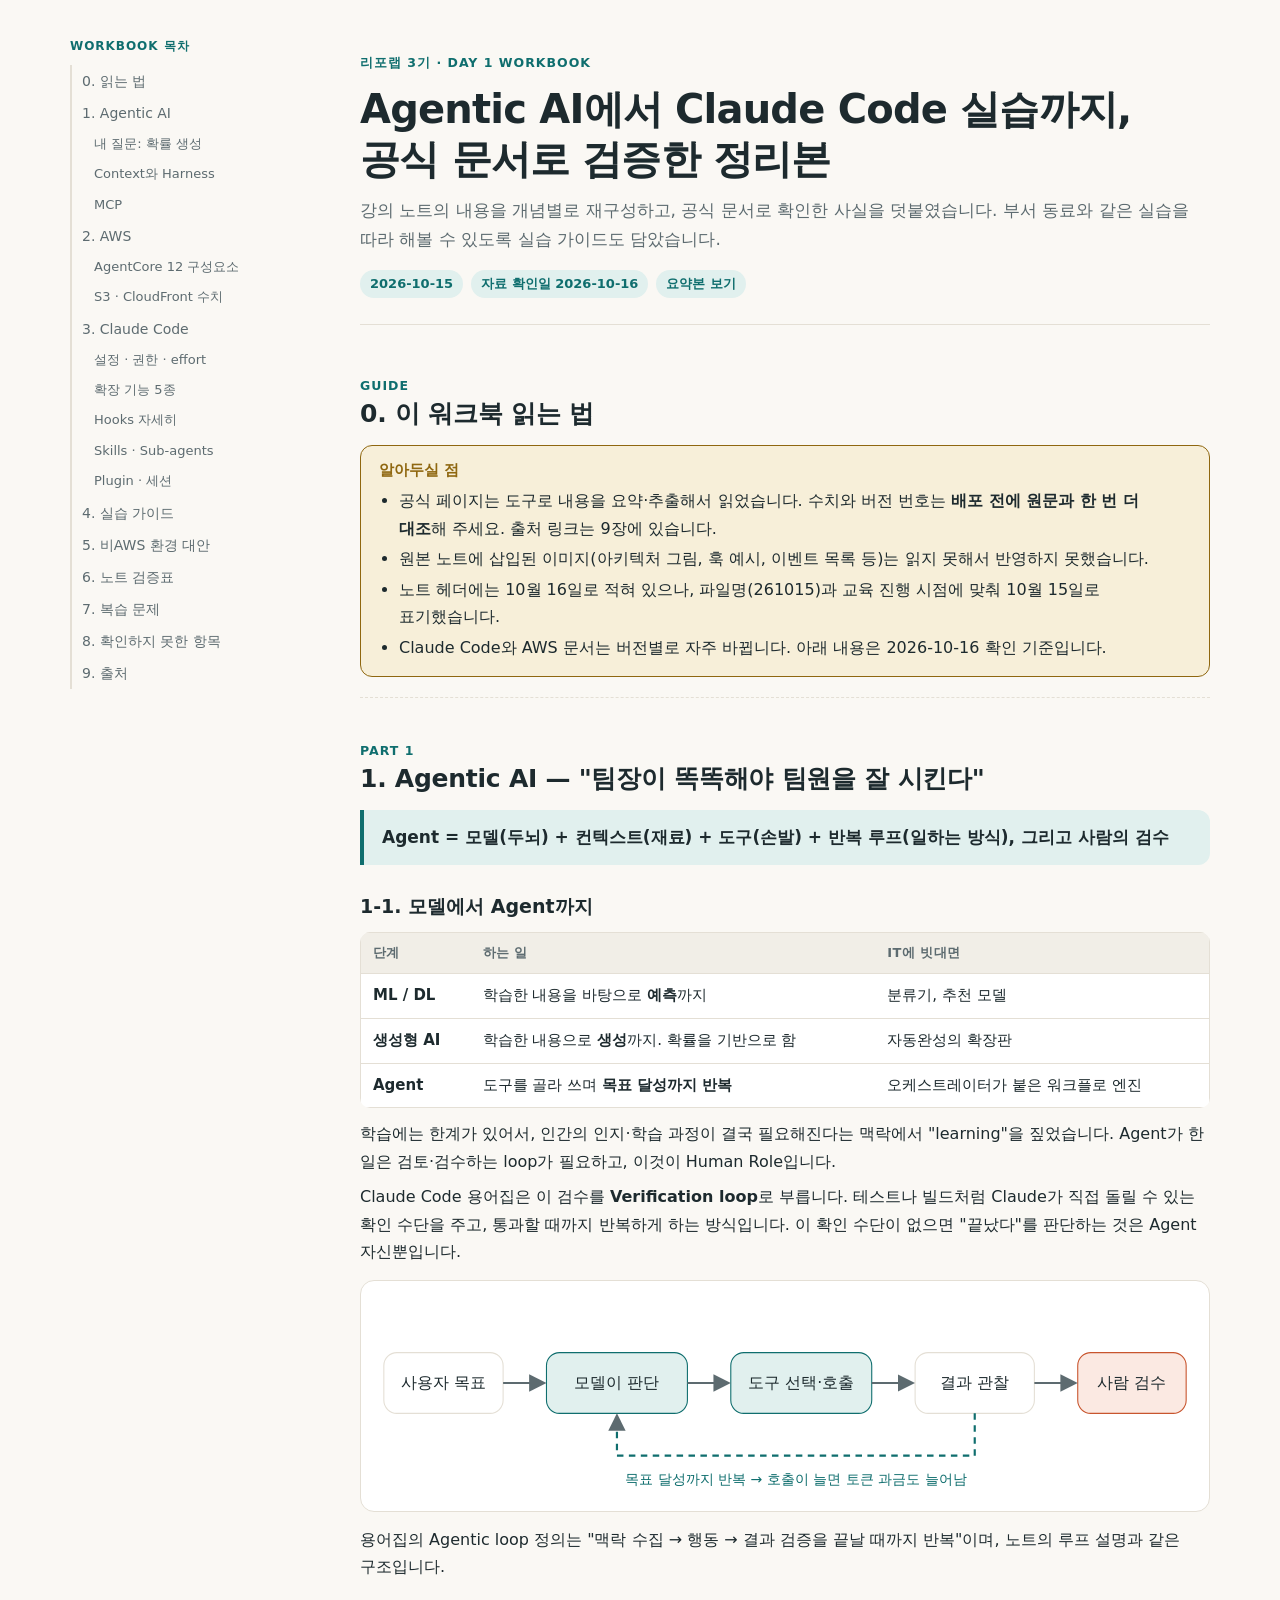
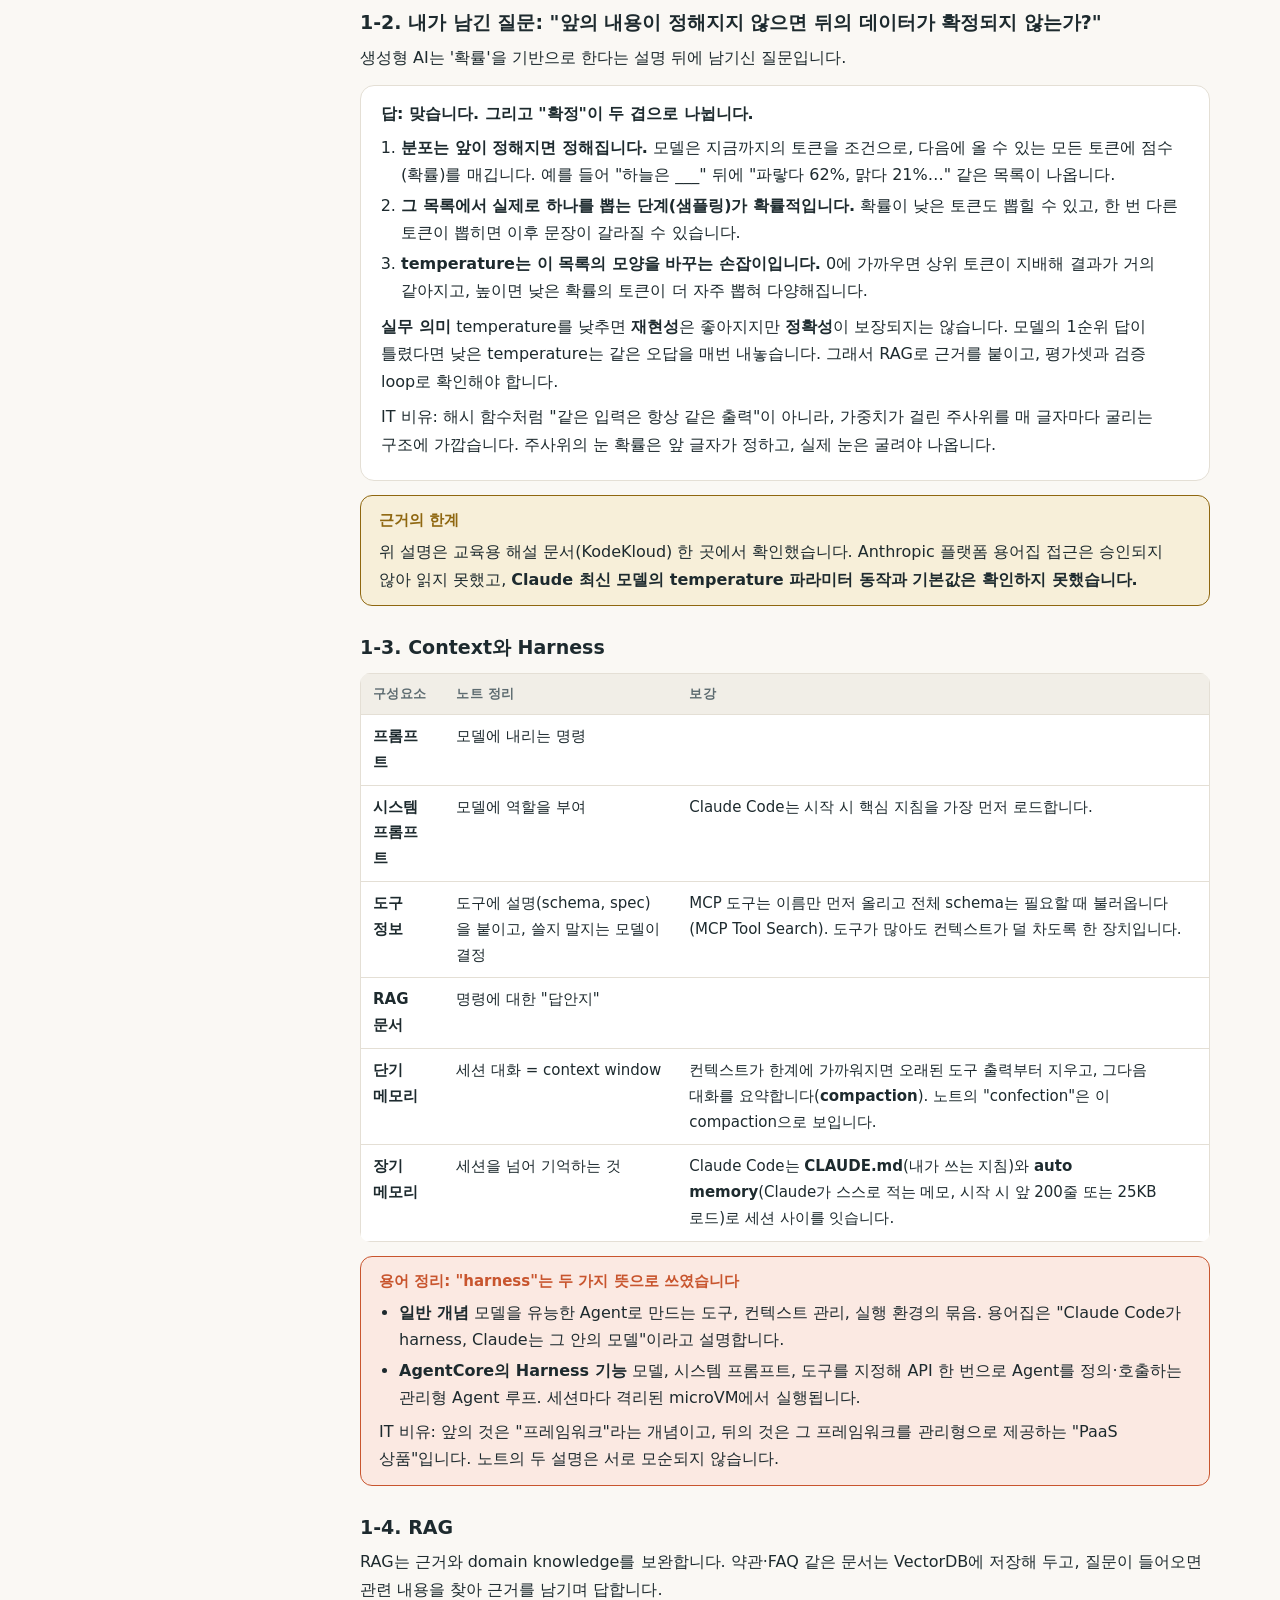
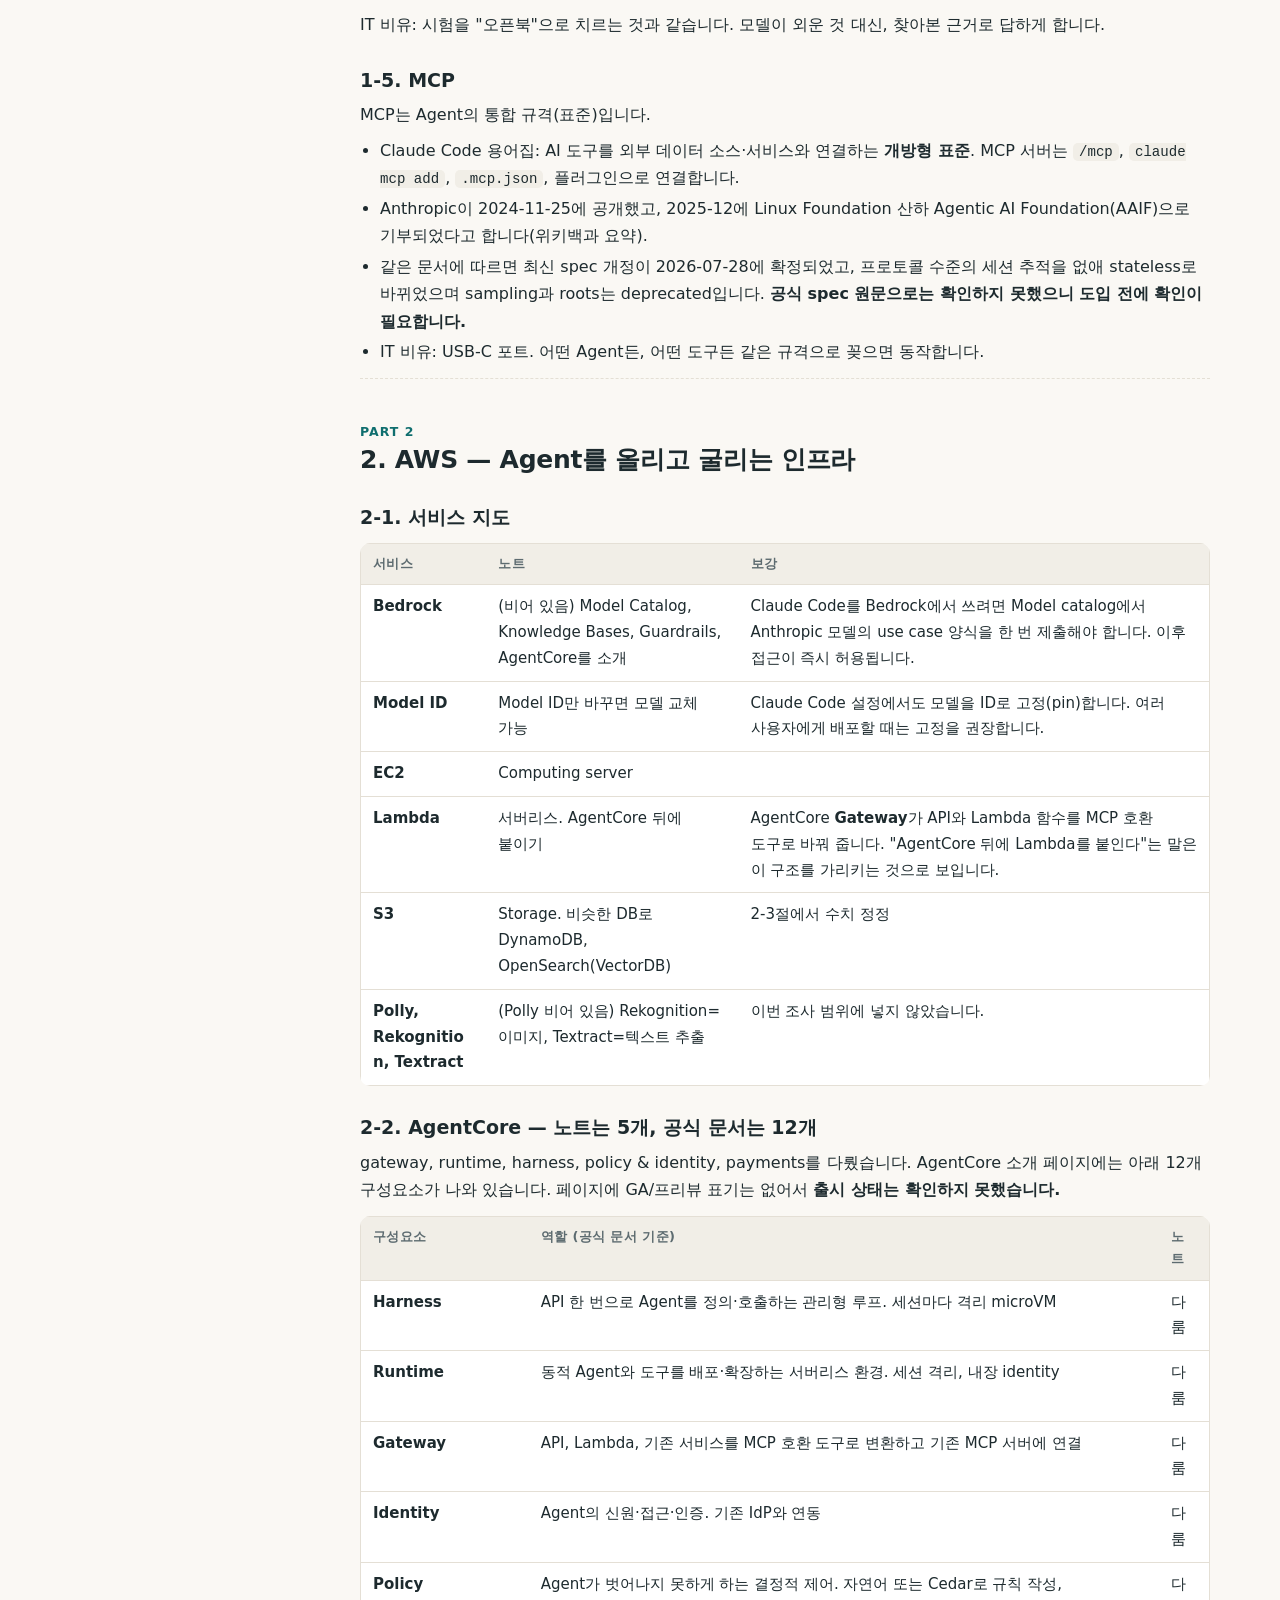
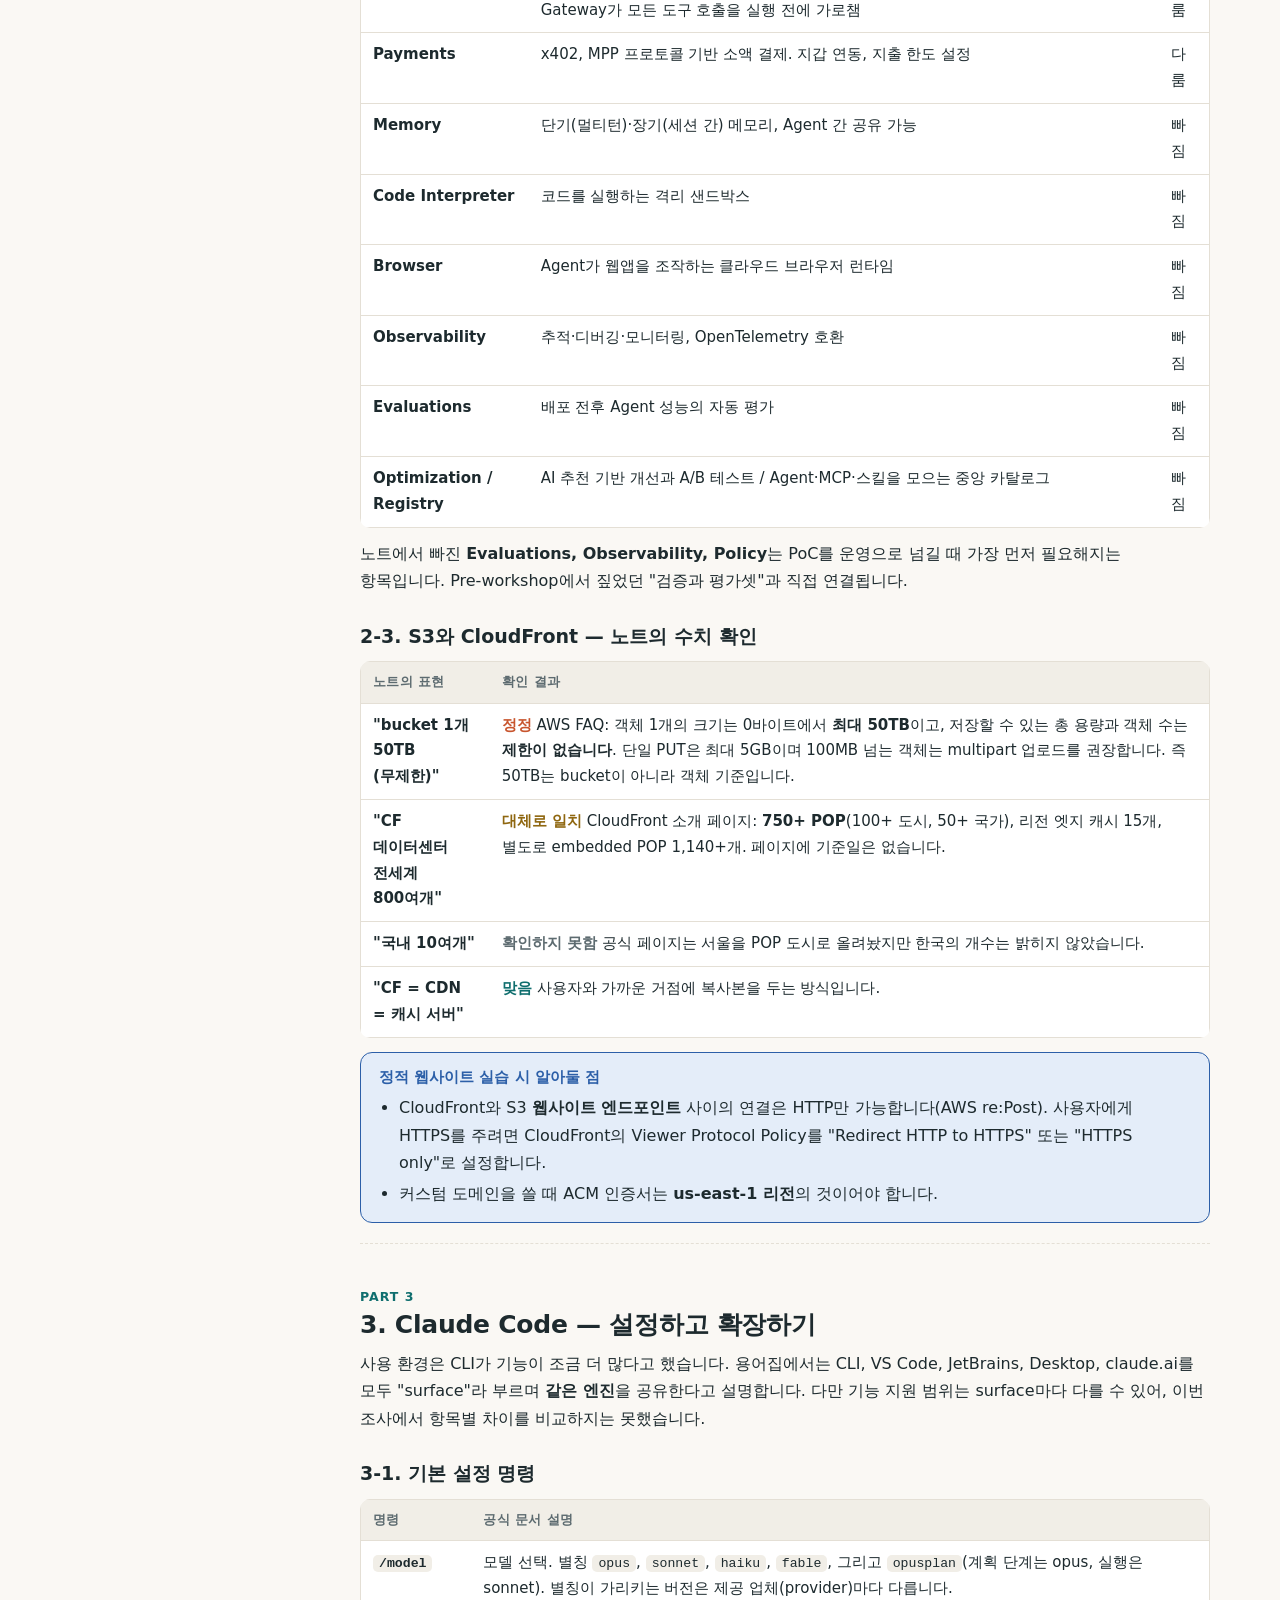
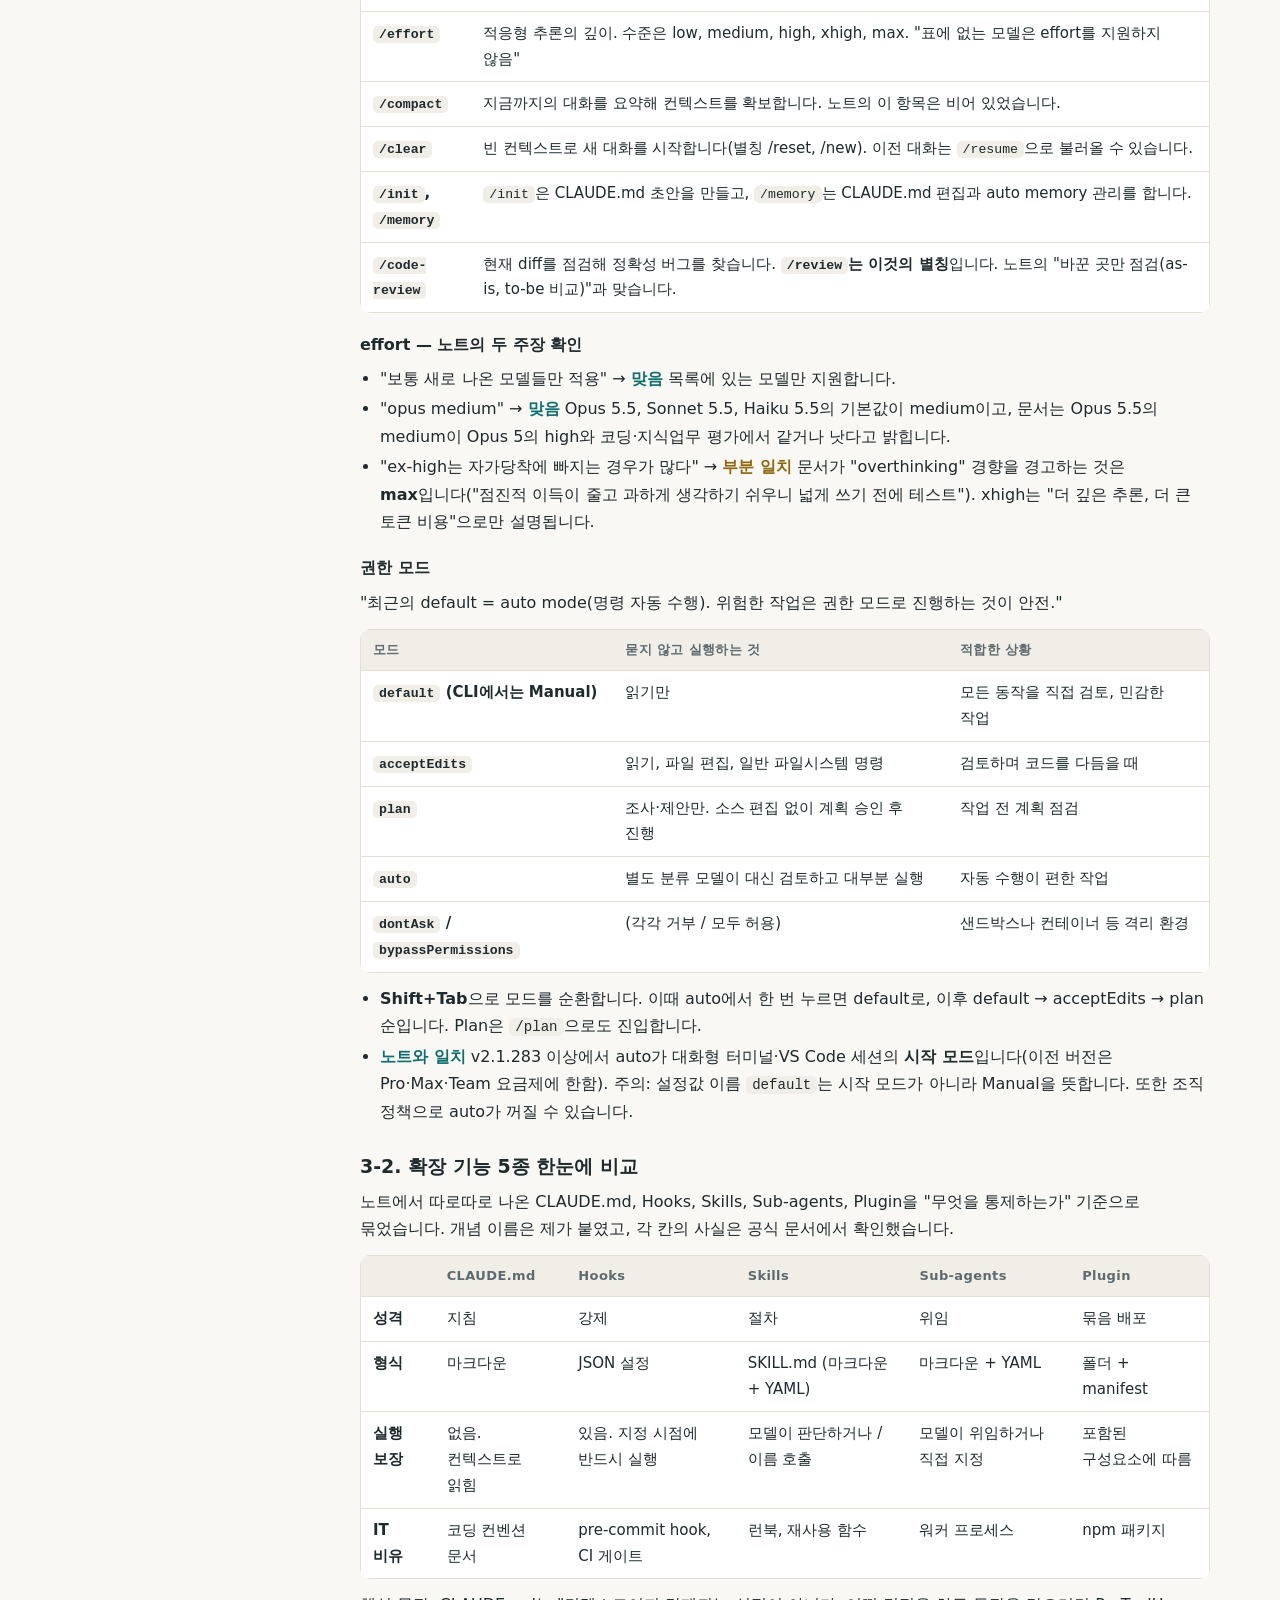
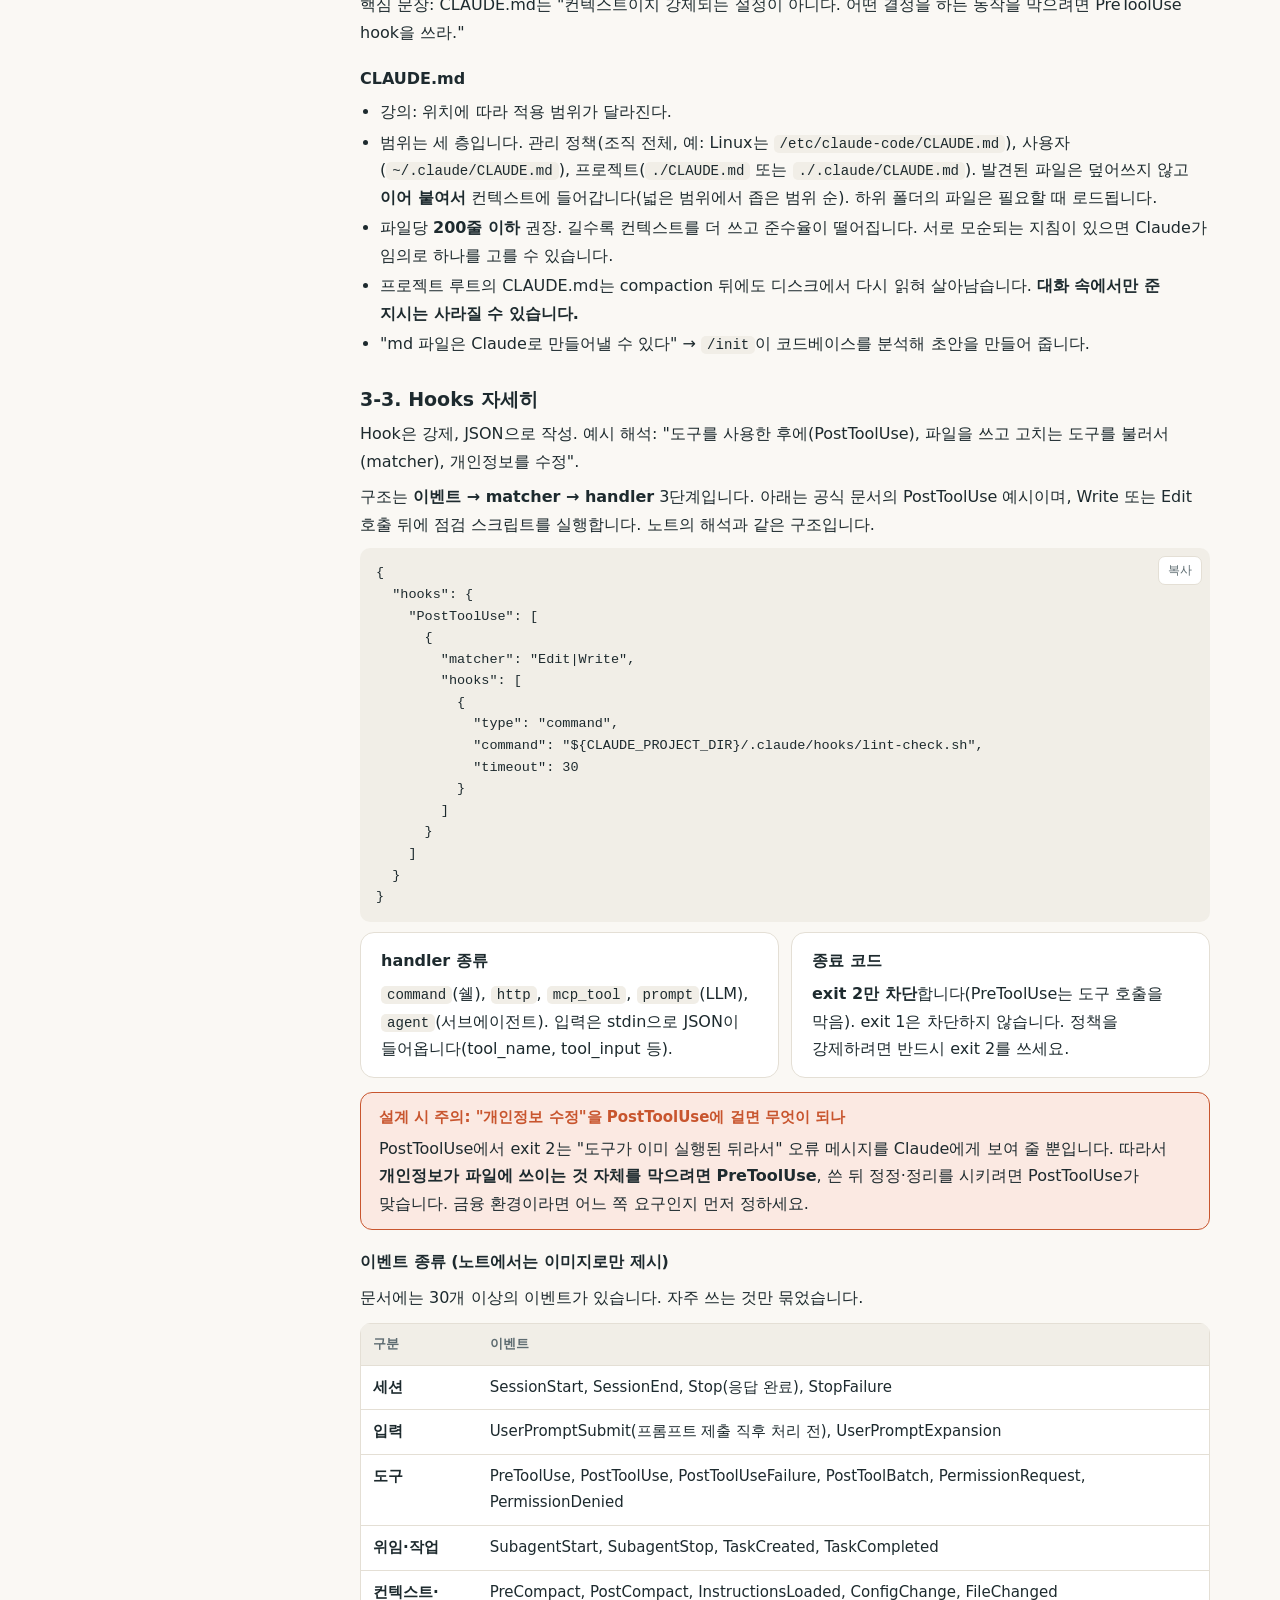
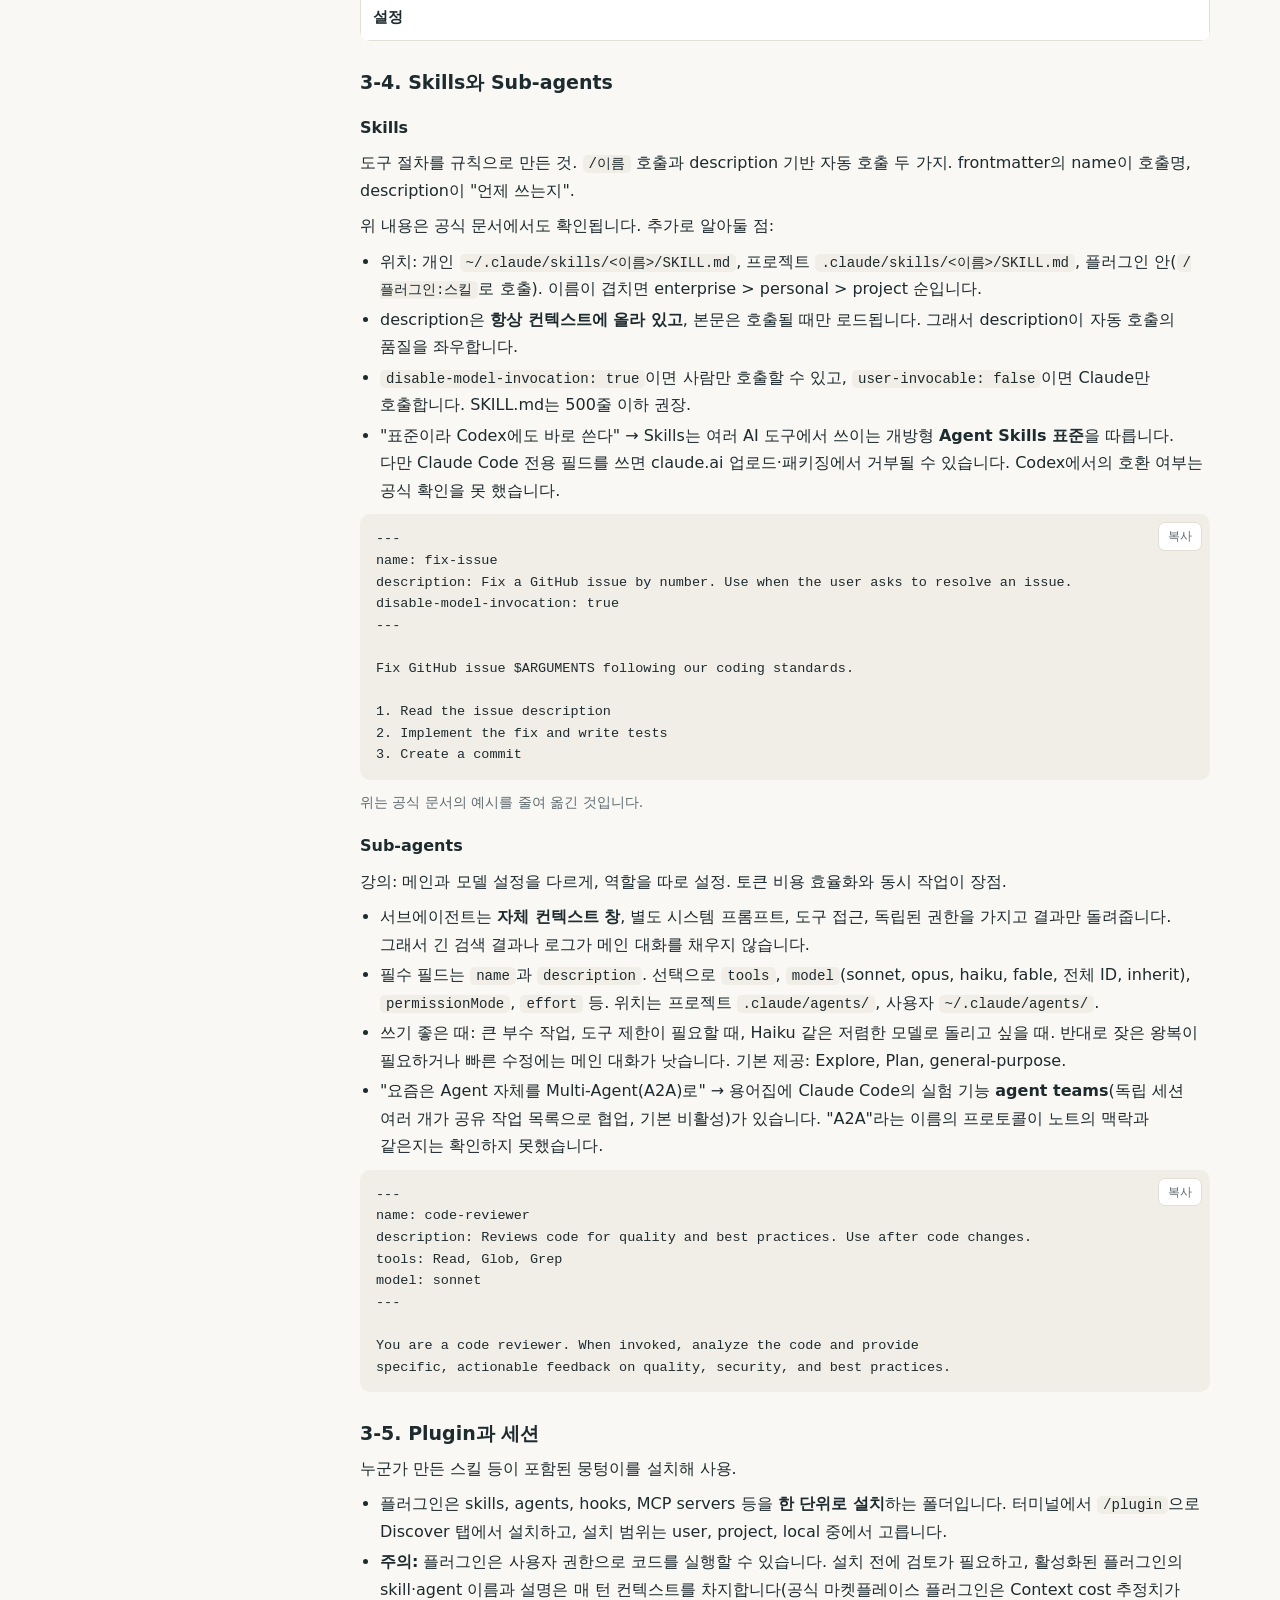
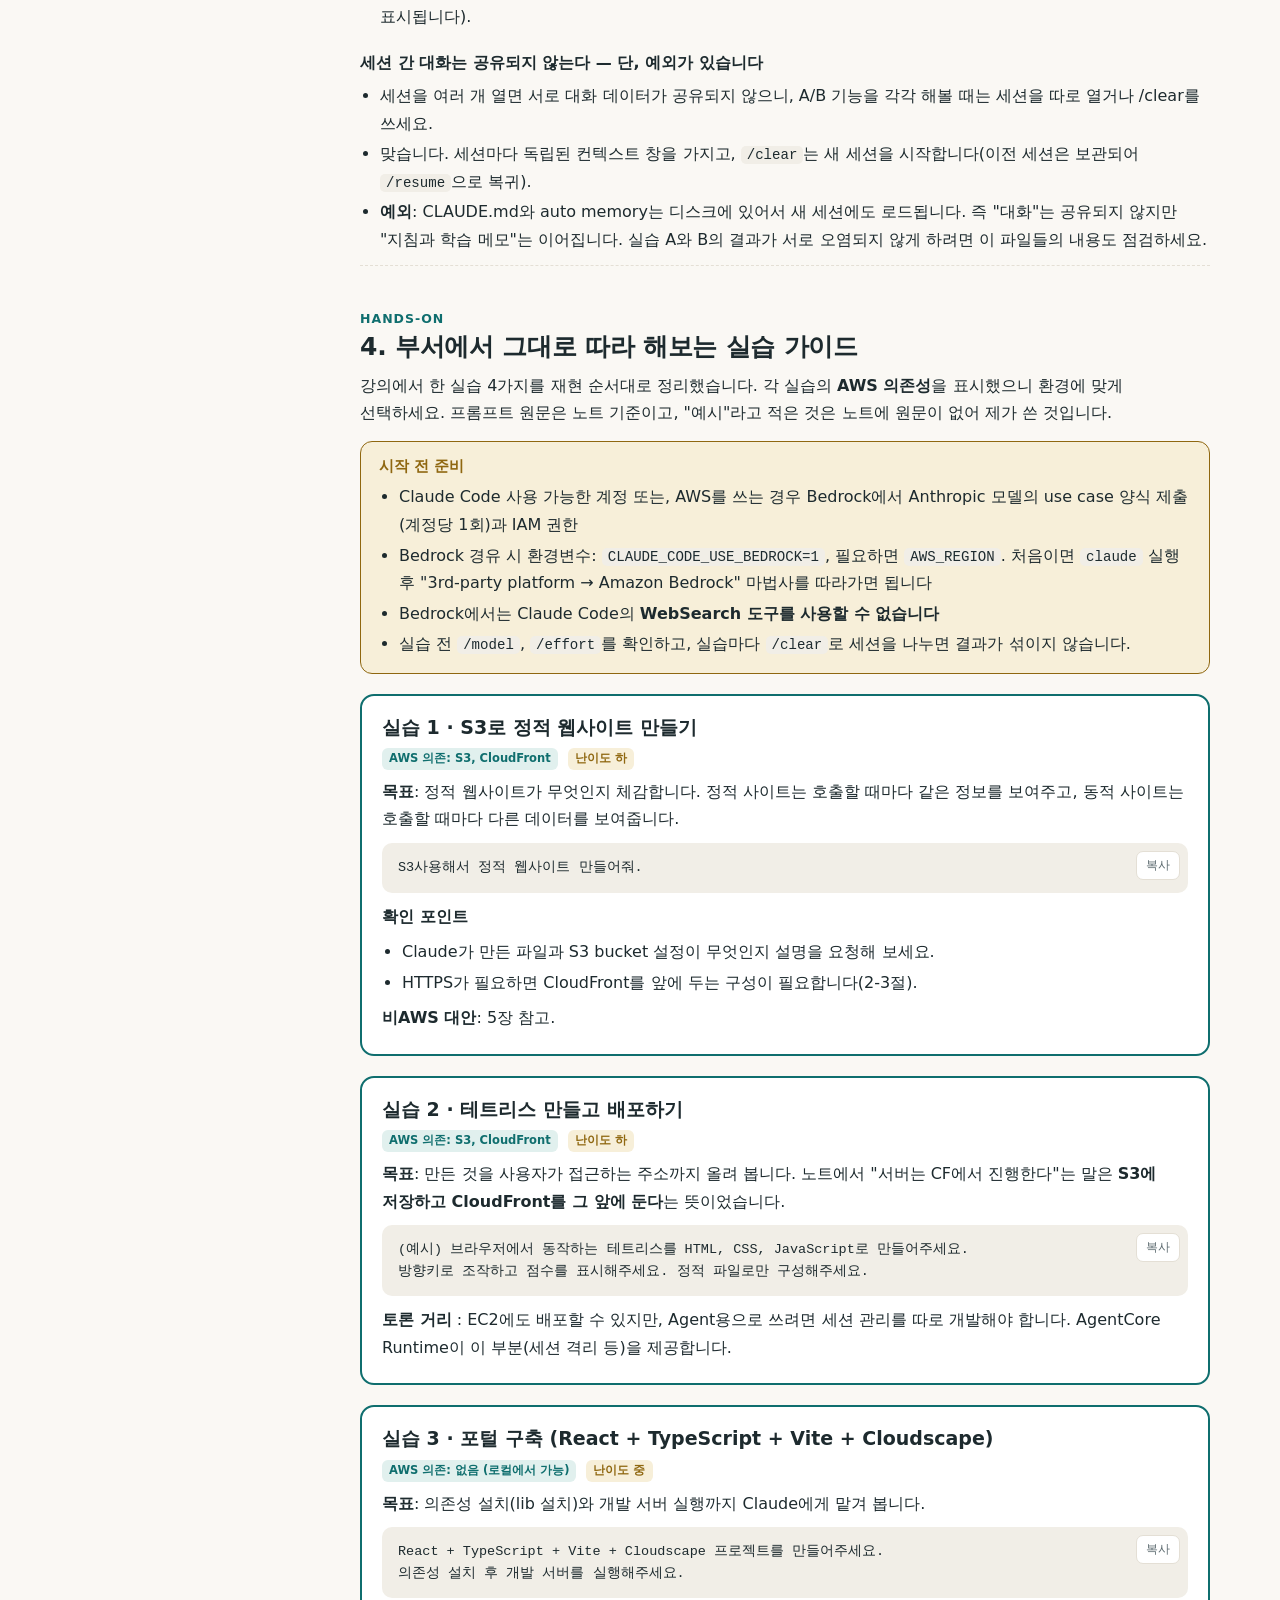
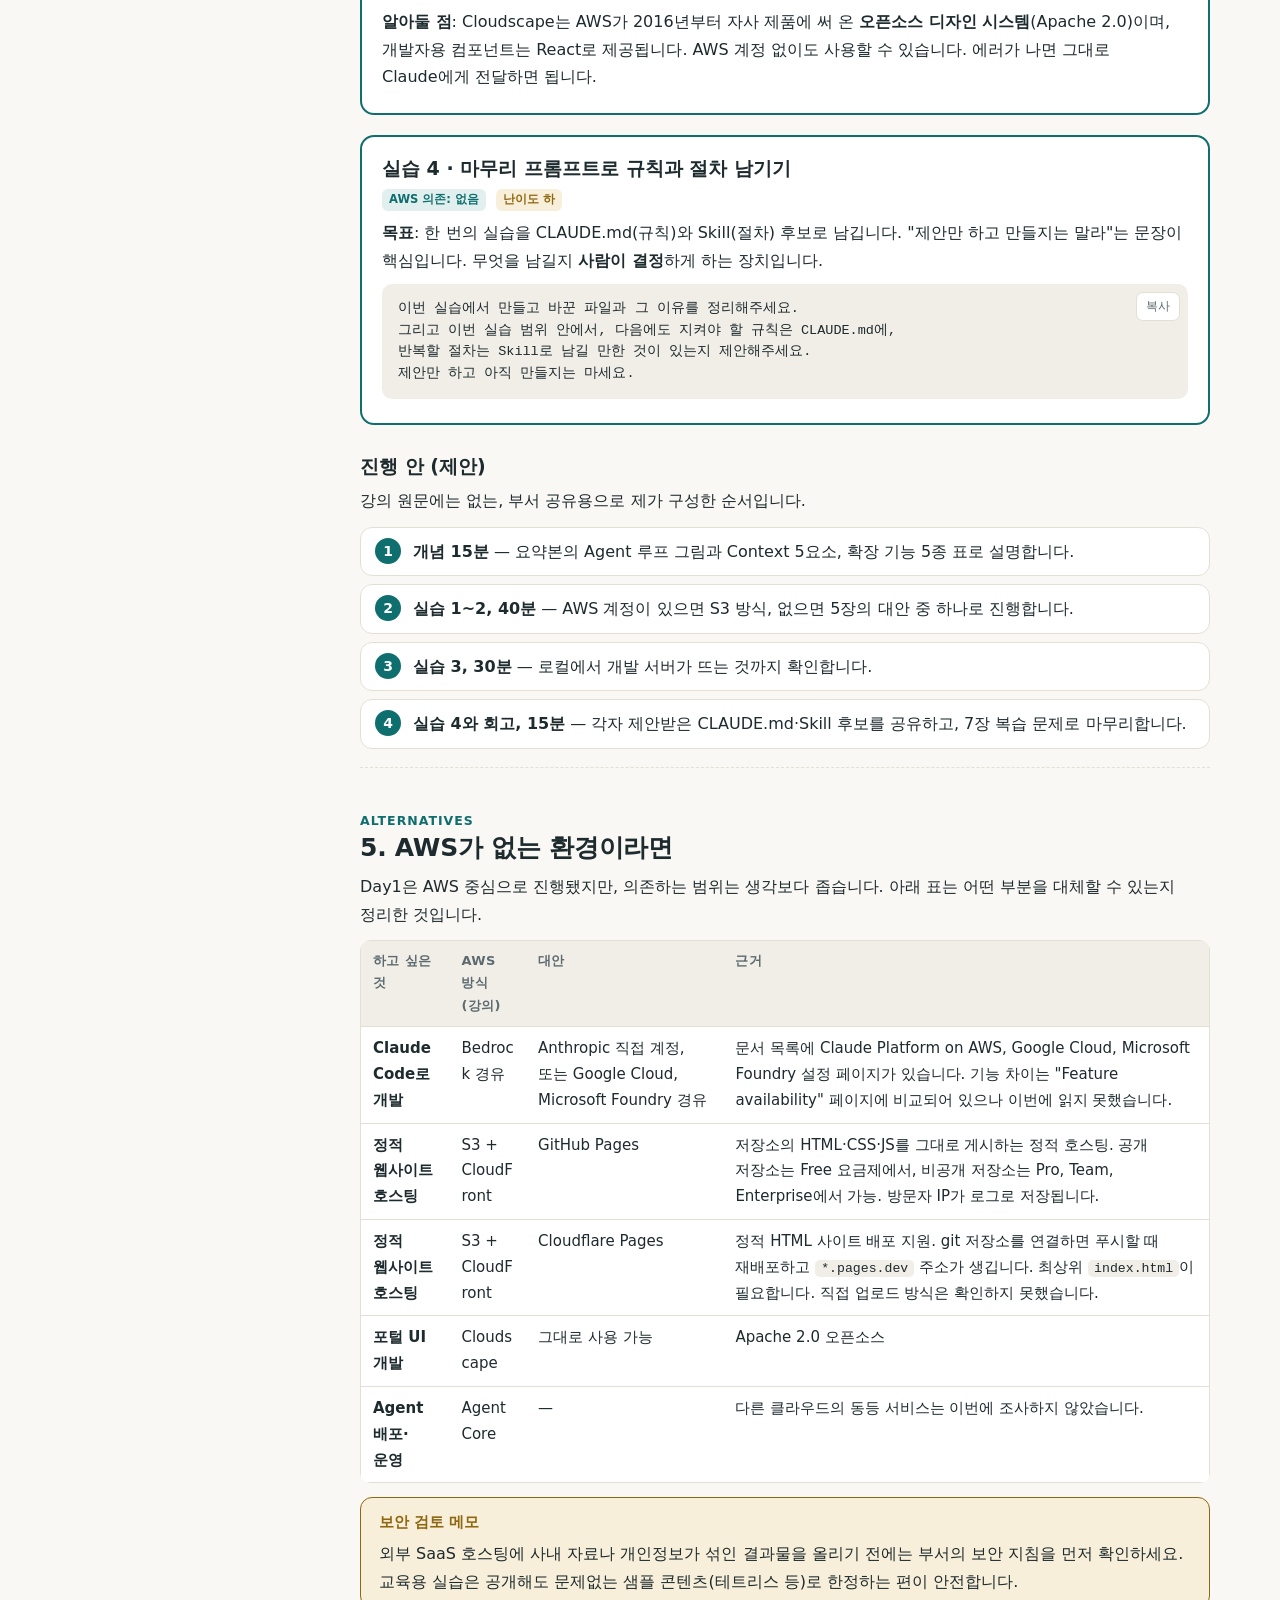
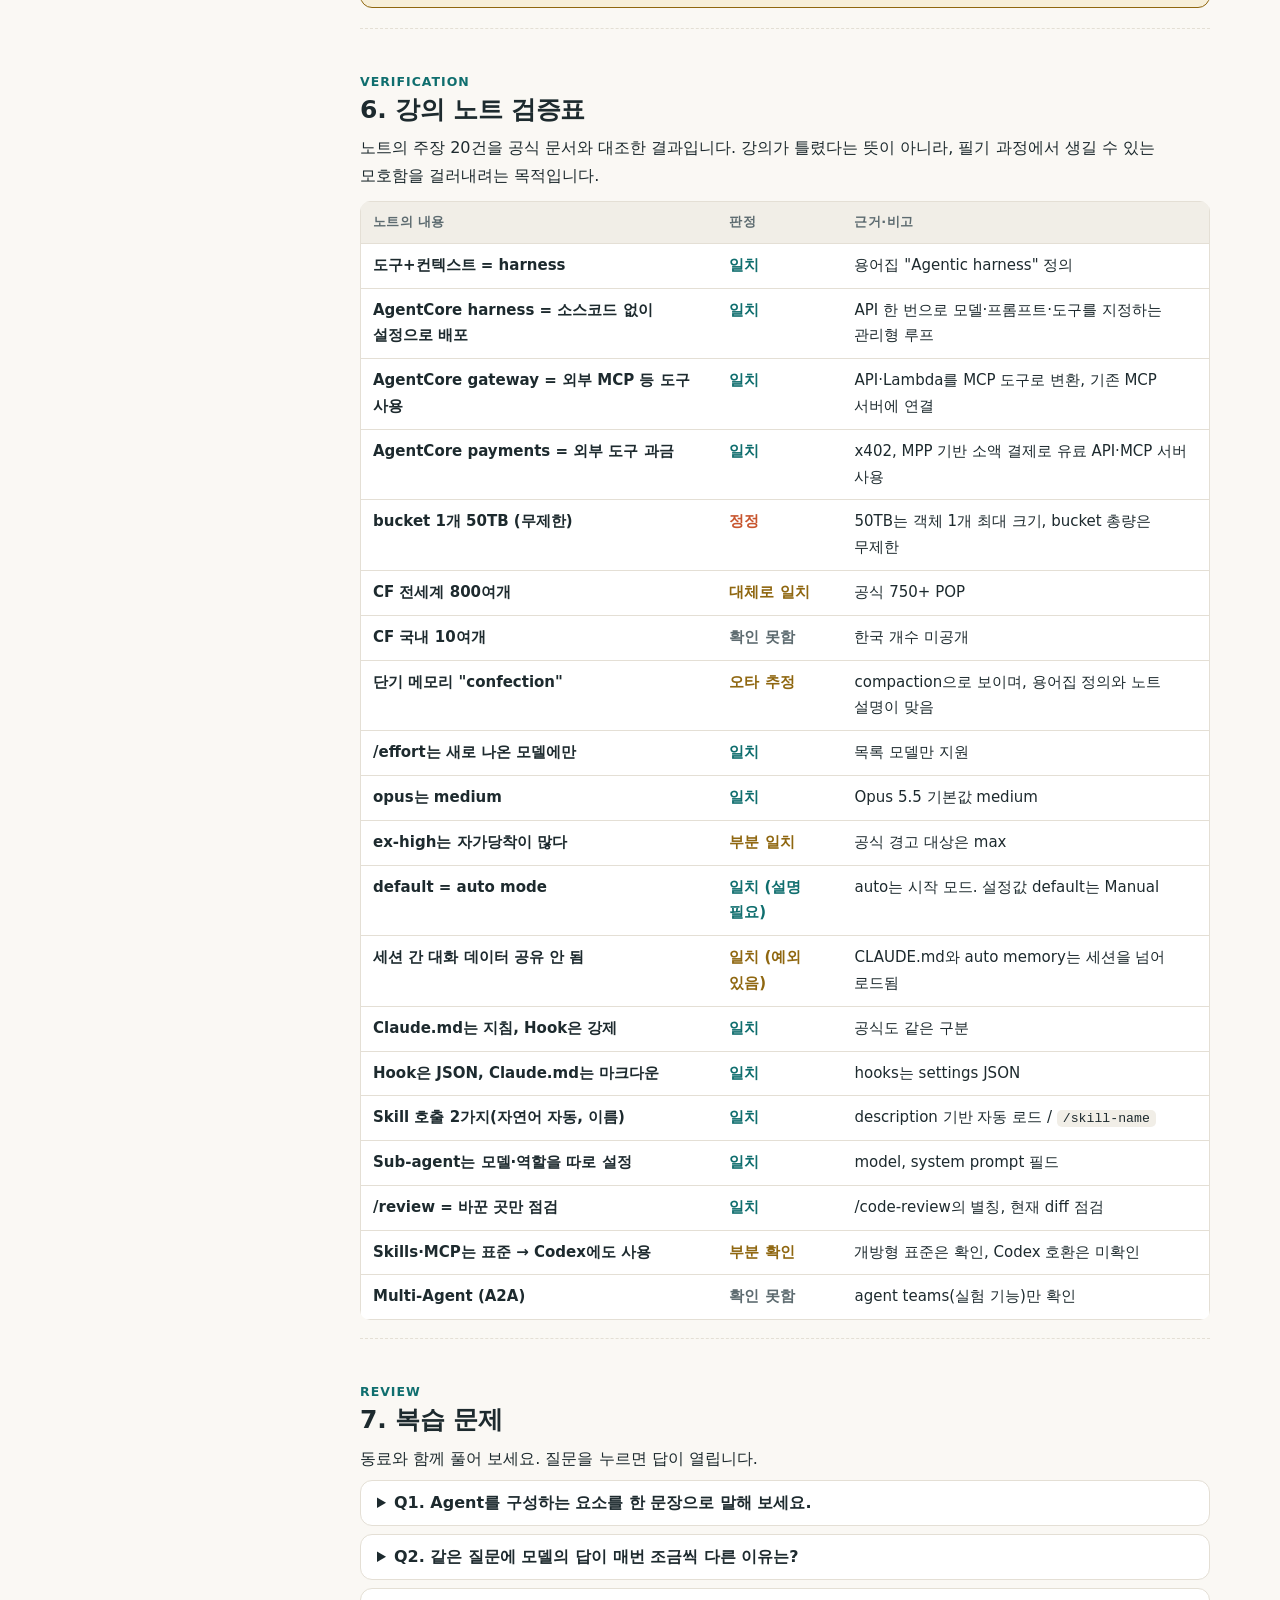
<file: days/day1/workbook.html>
<!doctype html>
<html lang="ko">
<head>
<meta charset="utf-8">
<meta name="robots" content="noindex, nofollow, noarchive">
<meta name="viewport" content="width=device-width, initial-scale=1">
<title>리포랩 3기 Day 1 워크북</title>
<meta name="description" content="Agentic AI, AWS, Claude Code 실습을 공식 문서로 검증·보강한 Day 1 워크북 (부서 공유용)">
<link rel="stylesheet" href="../../assets/lipolab.css">
</head>
<body>
<div class="layout">

<aside class="toc" aria-label="목차">
  <b>WORKBOOK 목차</b>
  <a href="#guide">0. 읽는 법</a>
  <a href="#p1">1. Agentic AI</a>
  <a class="sub" href="#q1">내 질문: 확률 생성</a>
  <a class="sub" href="#context">Context와 Harness</a>
  <a class="sub" href="#mcp">MCP</a>
  <a href="#p2">2. AWS</a>
  <a class="sub" href="#agentcore">AgentCore 12 구성요소</a>
  <a class="sub" href="#s3cf">S3 · CloudFront 수치</a>
  <a href="#p3">3. Claude Code</a>
  <a class="sub" href="#settings">설정 · 권한 · effort</a>
  <a class="sub" href="#ext">확장 기능 5종</a>
  <a class="sub" href="#hooks">Hooks 자세히</a>
  <a class="sub" href="#skills">Skills · Sub-agents</a>
  <a class="sub" href="#plugin">Plugin · 세션</a>
  <a href="#labs">4. 실습 가이드</a>
  <a href="#noaws">5. 비AWS 환경 대안</a>
  <a href="#verify">6. 노트 검증표</a>
  <a href="#review">7. 복습 문제</a>
  <a href="#unknown">8. 확인하지 못한 항목</a>
  <a href="#sources">9. 출처</a>
</aside>

<main>
<header class="hero">
  <div class="eyebrow">리포랩 3기 · DAY 1 WORKBOOK</div>
  <h1>Agentic AI에서 Claude Code 실습까지,<br>공식 문서로 검증한 정리본</h1>
  <p class="lead">강의 노트의 내용을 개념별로 재구성하고, 공식 문서로 확인한 사실을 덧붙였습니다. 부서 동료와 같은 실습을 따라 해볼 수 있도록 실습 가이드도 담았습니다.</p>
  <div class="meta">
    <span class="chip">2026-10-15</span>
    <span class="chip">자료 확인일 2026-10-16</span>
    <a class="chip" href="../../index.html#day1/summary" target="_top" style="text-decoration:none">요약본 보기</a>
  </div>
</header>

<!-- 0 -->
<section id="guide">
  <div class="part">GUIDE</div>
  <h2>0. 이 워크북 읽는 법</h2>
  <div class="box note">
    <h4>알아두실 점</h4>
    <ul>
      <li>공식 페이지는 도구로 내용을 요약·추출해서 읽었습니다. 수치와 버전 번호는 <b>배포 전에 원문과 한 번 더 대조</b>해 주세요. 출처 링크는 9장에 있습니다.</li>
      <li>원본 노트에 삽입된 이미지(아키텍처 그림, 훅 예시, 이벤트 목록 등)는 읽지 못해서 반영하지 못했습니다.</li>
      <li>노트 헤더에는 10월 16일로 적혀 있으나, 파일명(261015)과 교육 진행 시점에 맞춰 10월 15일로 표기했습니다.</li>
      <li>Claude Code와 AWS 문서는 버전별로 자주 바뀝니다. 아래 내용은 2026-10-16 확인 기준입니다.</li>
    </ul>
  </div>
</section>

<!-- 1 -->
<section id="p1">
  <div class="part">PART 1</div>
  <h2>1. Agentic AI — "팀장이 똑똑해야 팀원을 잘 시킨다"</h2>
  <div class="one">Agent = 모델(두뇌) + 컨텍스트(재료) + 도구(손발) + 반복 루프(일하는 방식), 그리고 사람의 검수</div>

  <h3>1-1. 모델에서 Agent까지</h3>
  <div class="tw"><table>
    <thead><tr><th>단계</th><th>하는 일</th><th>IT에 빗대면</th></tr></thead>
    <tbody>
      <tr><td>ML / DL</td><td>학습한 내용을 바탕으로 <b>예측</b>까지</td><td>분류기, 추천 모델</td></tr>
      <tr><td>생성형 AI</td><td>학습한 내용으로 <b>생성</b>까지. 확률을 기반으로 함</td><td>자동완성의 확장판</td></tr>
      <tr><td>Agent</td><td>도구를 골라 쓰며 <b>목표 달성까지 반복</b></td><td>오케스트레이터가 붙은 워크플로 엔진</td></tr>
    </tbody>
  </table></div>
  <p>학습에는 한계가 있어서, 인간의 인지·학습 과정이 결국 필요해진다는 맥락에서 "learning"을 짚었습니다. Agent가 한 일은 검토·검수하는 loop가 필요하고, 이것이 Human Role입니다.</p>
  <p>Claude Code 용어집은 이 검수를 <b>Verification loop</b>로 부릅니다. 테스트나 빌드처럼 Claude가 직접 돌릴 수 있는 확인 수단을 주고, 통과할 때까지 반복하게 하는 방식입니다. 이 확인 수단이 없으면 "끝났다"를 판단하는 것은 Agent 자신뿐입니다.</p>

  <div class="diagram">
    <svg viewBox="0 0 760 190" role="img" aria-label="Agent 루프: 요청, 모델 판단, 도구 호출, 결과, 반복, 사람 검수">
      <defs><marker id="ar" markerWidth="8" markerHeight="8" refX="6" refY="4" orient="auto"><path d="M0,0 L8,4 L0,8 z" fill="var(--muted)"/></marker></defs>
      <g font-size="14.5" text-anchor="middle" fill="var(--ink)">
        <rect x="10" y="55" width="110" height="56" rx="12" fill="var(--surface)" stroke="var(--line)"/><text x="65" y="88">사용자 목표</text>
        <rect x="160" y="55" width="130" height="56" rx="12" fill="var(--accent-soft)" stroke="var(--accent)"/><text x="225" y="88">모델이 판단</text>
        <rect x="330" y="55" width="130" height="56" rx="12" fill="var(--accent-soft)" stroke="var(--accent)"/><text x="395" y="88">도구 선택·호출</text>
        <rect x="500" y="55" width="110" height="56" rx="12" fill="var(--surface)" stroke="var(--line)"/><text x="555" y="88">결과 관찰</text>
        <rect x="650" y="55" width="100" height="56" rx="12" fill="var(--warm-soft)" stroke="var(--warm)"/><text x="700" y="88">사람 검수</text>
      </g>
      <g stroke="var(--muted)" stroke-width="2" fill="none" marker-end="url(#ar)">
        <path d="M120 83 H156"/><path d="M290 83 H326"/><path d="M460 83 H496"/><path d="M610 83 H646"/>
      </g>
      <path d="M555 111 V150 H225 V115" stroke="var(--accent)" stroke-width="2" fill="none" stroke-dasharray="6 5" marker-end="url(#ar)"/>
      <text x="390" y="176" font-size="13" text-anchor="middle" fill="var(--accent)">목표 달성까지 반복 → 호출이 늘면 토큰 과금도 늘어남</text>
    </svg>
  </div>
  <p>용어집의 Agentic loop 정의는 "맥락 수집 → 행동 → 결과 검증을 끝날 때까지 반복"이며, 노트의 루프 설명과 같은 구조입니다.</p>

  <h3 id="q1">1-2. 내가 남긴 질문: "앞의 내용이 정해지지 않으면 뒤의 데이터가 확정되지 않는가?"</h3>
  <p>생성형 AI는 '확률'을 기반으로 한다는 설명 뒤에 남기신 질문입니다.</p>
  <div class="card">
    <h4>답: 맞습니다. 그리고 "확정"이 두 겹으로 나뉩니다.</h4>
    <ol class="tight">
      <li><b>분포는 앞이 정해지면 정해집니다.</b> 모델은 지금까지의 토큰을 조건으로, 다음에 올 수 있는 모든 토큰에 점수(확률)를 매깁니다. 예를 들어 "하늘은 ___" 뒤에 "파랗다 62%, 맑다 21%…" 같은 목록이 나옵니다. </li>
      <li><b>그 목록에서 실제로 하나를 뽑는 단계(샘플링)가 확률적입니다.</b> 확률이 낮은 토큰도 뽑힐 수 있고, 한 번 다른 토큰이 뽑히면 이후 문장이 갈라질 수 있습니다. </li>
      <li><b>temperature는 이 목록의 모양을 바꾸는 손잡이입니다.</b> 0에 가까우면 상위 토큰이 지배해 결과가 거의 같아지고, 높이면 낮은 확률의 토큰이 더 자주 뽑혀 다양해집니다. </li>
    </ol>
    <p><b>실무 의미 </b> temperature를 낮추면 <b>재현성</b>은 좋아지지만 <b>정확성</b>이 보장되지는 않습니다. 모델의 1순위 답이 틀렸다면 낮은 temperature는 같은 오답을 매번 내놓습니다. 그래서 RAG로 근거를 붙이고, 평가셋과 검증 loop로 확인해야 합니다.</p>
    <p>IT 비유: 해시 함수처럼 "같은 입력은 항상 같은 출력"이 아니라, 가중치가 걸린 주사위를 매 글자마다 굴리는 구조에 가깝습니다. 주사위의 눈 확률은 앞 글자가 정하고, 실제 눈은 굴려야 나옵니다.</p>
  </div>
  <div class="box note">
    <h4>근거의 한계</h4>
    <p style="margin:0">위 설명은 교육용 해설 문서(KodeKloud) 한 곳에서 확인했습니다. Anthropic 플랫폼 용어집 접근은 승인되지 않아 읽지 못했고, <b>Claude 최신 모델의 temperature 파라미터 동작과 기본값은 확인하지 못했습니다.</b></p>
  </div>

  <h3 id="context">1-3. Context와 Harness</h3>
  <div class="tw"><table>
    <thead><tr><th>구성요소</th><th>노트 정리</th><th>보강</th></tr></thead>
    <tbody>
      <tr><td>프롬프트</td><td>모델에 내리는 명령</td><td></td></tr>
      <tr><td>시스템 프롬프트</td><td>모델에 역할을 부여</td><td>Claude Code는 시작 시 핵심 지침을 가장 먼저 로드합니다.</td></tr>
      <tr><td>도구 정보</td><td>도구에 설명(schema, spec)을 붙이고, 쓸지 말지는 모델이 결정</td><td>MCP 도구는 이름만 먼저 올리고 전체 schema는 필요할 때 불러옵니다(MCP Tool Search). 도구가 많아도 컨텍스트가 덜 차도록 한 장치입니다.</td></tr>
      <tr><td>RAG 문서</td><td>명령에 대한 "답안지"</td><td></td></tr>
      <tr><td>단기 메모리</td><td>세션 대화 = context window</td><td>컨텍스트가 한계에 가까워지면 오래된 도구 출력부터 지우고, 그다음 대화를 요약합니다(<b>compaction</b>). 노트의 "confection"은 이 compaction으로 보입니다.</td></tr>
      <tr><td>장기 메모리</td><td>세션을 넘어 기억하는 것</td><td>Claude Code는 <b>CLAUDE.md</b>(내가 쓰는 지침)와 <b>auto memory</b>(Claude가 스스로 적는 메모, 시작 시 앞 200줄 또는 25KB 로드)로 세션 사이를 잇습니다.</td></tr>
    </tbody>
  </table></div>

  <div class="box fix">
    <h4>용어 정리: "harness"는 두 가지 뜻으로 쓰였습니다</h4>
    <ul>
      <li><b>일반 개념</b> 모델을 유능한 Agent로 만드는 도구, 컨텍스트 관리, 실행 환경의 묶음. 용어집은 "Claude Code가 harness, Claude는 그 안의 모델"이라고 설명합니다.</li>
      <li><b>AgentCore의 Harness 기능</b> 모델, 시스템 프롬프트, 도구를 지정해 API 한 번으로 Agent를 정의·호출하는 관리형 Agent 루프. 세션마다 격리된 microVM에서 실행됩니다.</li>
    </ul>
    <p style="margin:6px 0 0">IT 비유: 앞의 것은 "프레임워크"라는 개념이고, 뒤의 것은 그 프레임워크를 관리형으로 제공하는 "PaaS 상품"입니다. 노트의 두 설명은 서로 모순되지 않습니다.</p>
  </div>

  <h3>1-4. RAG</h3>
  <p>RAG는 근거와 domain knowledge를 보완합니다. 약관·FAQ 같은 문서는 VectorDB에 저장해 두고, 질문이 들어오면 관련 내용을 찾아 근거를 남기며 답합니다.</p>
  <p>IT 비유: 시험을 "오픈북"으로 치르는 것과 같습니다. 모델이 외운 것 대신, 찾아본 근거로 답하게 합니다.</p>

  <h3 id="mcp">1-5. MCP</h3>
  <p>MCP는 Agent의 통합 규격(표준)입니다.</p>
  <ul class="tight">
    <li>Claude Code 용어집: AI 도구를 외부 데이터 소스·서비스와 연결하는 <b>개방형 표준</b>. MCP 서버는 <code>/mcp</code>, <code>claude mcp add</code>, <code>.mcp.json</code>, 플러그인으로 연결합니다.</li>
    <li>Anthropic이 2024-11-25에 공개했고, 2025-12에 Linux Foundation 산하 Agentic AI Foundation(AAIF)으로 기부되었다고 합니다(위키백과 요약).</li>
    <li>같은 문서에 따르면 최신 spec 개정이 2026-07-28에 확정되었고, 프로토콜 수준의 세션 추적을 없애 stateless로 바뀌었으며 sampling과 roots는 deprecated입니다. <b>공식 spec 원문으로는 확인하지 못했으니 도입 전에 확인이 필요합니다.</b></li>
    <li>IT 비유: USB-C 포트. 어떤 Agent든, 어떤 도구든 같은 규격으로 꽂으면 동작합니다.</li>
  </ul>
</section>

<!-- 2 -->
<section id="p2">
  <div class="part">PART 2</div>
  <h2>2. AWS — Agent를 올리고 굴리는 인프라</h2>

  <h3>2-1. 서비스 지도</h3>
  <div class="tw"><table>
    <thead><tr><th>서비스</th><th>노트</th><th>보강</th></tr></thead>
    <tbody>
      <tr><td>Bedrock</td><td>(비어 있음) Model Catalog, Knowledge Bases, Guardrails, AgentCore를 소개</td><td>Claude Code를 Bedrock에서 쓰려면 Model catalog에서 Anthropic 모델의 use case 양식을 한 번 제출해야 합니다. 이후 접근이 즉시 허용됩니다.</td></tr>
      <tr><td>Model ID</td><td>Model ID만 바꾸면 모델 교체 가능</td><td>Claude Code 설정에서도 모델을 ID로 고정(pin)합니다. 여러 사용자에게 배포할 때는 고정을 권장합니다.</td></tr>
      <tr><td>EC2</td><td>Computing server</td><td></td></tr>
      <tr><td>Lambda</td><td>서버리스. AgentCore 뒤에 붙이기</td><td>AgentCore <b>Gateway</b>가 API와 Lambda 함수를 MCP 호환 도구로 바꿔 줍니다. "AgentCore 뒤에 Lambda를 붙인다"는 말은 이 구조를 가리키는 것으로 보입니다.</td></tr>
      <tr><td>S3</td><td>Storage. 비슷한 DB로 DynamoDB, OpenSearch(VectorDB)</td><td>2-3절에서 수치 정정</td></tr>
      <tr><td>Polly, Rekognition, Textract</td><td>(Polly 비어 있음) Rekognition=이미지, Textract=텍스트 추출</td><td>이번 조사 범위에 넣지 않았습니다.</td></tr>
    </tbody>
  </table></div>

  <h3 id="agentcore">2-2. AgentCore — 노트는 5개, 공식 문서는 12개</h3>
  <p>gateway, runtime, harness, policy &amp; identity, payments를 다뤘습니다. AgentCore 소개 페이지에는 아래 12개 구성요소가 나와 있습니다. 페이지에 GA/프리뷰 표기는 없어서 <b>출시 상태는 확인하지 못했습니다.</b></p>
  <div class="tw"><table>
    <thead><tr><th>구성요소</th><th>역할 (공식 문서 기준)</th><th>노트</th></tr></thead>
    <tbody>
      <tr><td>Harness</td><td>API 한 번으로 Agent를 정의·호출하는 관리형 루프. 세션마다 격리 microVM</td><td>다룸</td></tr>
      <tr><td>Runtime</td><td>동적 Agent와 도구를 배포·확장하는 서버리스 환경. 세션 격리, 내장 identity</td><td>다룸</td></tr>
      <tr><td>Gateway</td><td>API, Lambda, 기존 서비스를 MCP 호환 도구로 변환하고 기존 MCP 서버에 연결</td><td>다룸</td></tr>
      <tr><td>Identity</td><td>Agent의 신원·접근·인증. 기존 IdP와 연동</td><td>다룸</td></tr>
      <tr><td>Policy</td><td>Agent가 벗어나지 못하게 하는 결정적 제어. 자연어 또는 Cedar로 규칙 작성, Gateway가 모든 도구 호출을 실행 전에 가로챔</td><td>다룸</td></tr>
      <tr><td>Payments</td><td>x402, MPP 프로토콜 기반 소액 결제. 지갑 연동, 지출 한도 설정</td><td>다룸</td></tr>
      <tr><td>Memory</td><td>단기(멀티턴)·장기(세션 간) 메모리, Agent 간 공유 가능</td><td>빠짐</td></tr>
      <tr><td>Code Interpreter</td><td>코드를 실행하는 격리 샌드박스</td><td>빠짐</td></tr>
      <tr><td>Browser</td><td>Agent가 웹앱을 조작하는 클라우드 브라우저 런타임</td><td>빠짐</td></tr>
      <tr><td>Observability</td><td>추적·디버깅·모니터링, OpenTelemetry 호환</td><td>빠짐</td></tr>
      <tr><td>Evaluations</td><td>배포 전후 Agent 성능의 자동 평가</td><td>빠짐</td></tr>
      <tr><td>Optimization / Registry</td><td>AI 추천 기반 개선과 A/B 테스트 / Agent·MCP·스킬을 모으는 중앙 카탈로그</td><td>빠짐</td></tr>
    </tbody>
  </table></div>
  <p>노트에서 빠진 <b>Evaluations, Observability, Policy</b>는 PoC를 운영으로 넘길 때 가장 먼저 필요해지는 항목입니다. Pre-workshop에서 짚었던 "검증과 평가셋"과 직접 연결됩니다.</p>

  <h3 id="s3cf">2-3. S3와 CloudFront — 노트의 수치 확인</h3>
  <div class="tw"><table>
    <thead><tr><th>노트의 표현</th><th>확인 결과</th></tr></thead>
    <tbody>
      <tr><td>"bucket 1개 50TB (무제한)"</td><td><span class="v-fix">정정</span> AWS FAQ: 객체 1개의 크기는 0바이트에서 <b>최대 50TB</b>이고, 저장할 수 있는 총 용량과 객체 수는 <b>제한이 없습니다</b>. 단일 PUT은 최대 5GB이며 100MB 넘는 객체는 multipart 업로드를 권장합니다. 즉 50TB는 bucket이 아니라 객체 기준입니다.</td></tr>
      <tr><td>"CF 데이터센터 전세계 800여개"</td><td><span class="v-part">대체로 일치</span> CloudFront 소개 페이지: <b>750+ POP</b>(100+ 도시, 50+ 국가), 리전 엣지 캐시 15개, 별도로 embedded POP 1,140+개. 페이지에 기준일은 없습니다.</td></tr>
      <tr><td>"국내 10여개"</td><td><span class="v-no">확인하지 못함</span> 공식 페이지는 서울을 POP 도시로 올려놨지만 한국의 개수는 밝히지 않았습니다.</td></tr>
      <tr><td>"CF = CDN = 캐시 서버"</td><td><span class="v-ok">맞음</span> 사용자와 가까운 거점에 복사본을 두는 방식입니다.</td></tr>
    </tbody>
  </table></div>
  <div class="box src">
    <h4>정적 웹사이트 실습 시 알아둘 점 </h4>
    <ul>
      <li>CloudFront와 S3 <b>웹사이트 엔드포인트</b> 사이의 연결은 HTTP만 가능합니다(AWS re:Post). 사용자에게 HTTPS를 주려면 CloudFront의 Viewer Protocol Policy를 "Redirect HTTP to HTTPS" 또는 "HTTPS only"로 설정합니다.</li>
      <li>커스텀 도메인을 쓸 때 ACM 인증서는 <b>us-east-1 리전</b>의 것이어야 합니다.</li>
    </ul>
  </div>
</section>

<!-- 3 -->
<section id="p3">
  <div class="part">PART 3</div>
  <h2>3. Claude Code — 설정하고 확장하기</h2>
  <p>사용 환경은 CLI가 기능이 조금 더 많다고 했습니다. 용어집에서는 CLI, VS Code, JetBrains, Desktop, claude.ai를 모두 "surface"라 부르며 <b>같은 엔진</b>을 공유한다고 설명합니다. 다만 기능 지원 범위는 surface마다 다를 수 있어, 이번 조사에서 항목별 차이를 비교하지는 못했습니다.</p>

  <h3 id="settings">3-1. 기본 설정 명령</h3>
  <div class="tw"><table>
    <thead><tr><th>명령</th><th>공식 문서 설명</th></tr></thead>
    <tbody>
      <tr><td><code>/model</code></td><td>모델 선택. 별칭 <code>opus</code>, <code>sonnet</code>, <code>haiku</code>, <code>fable</code>, 그리고 <code>opusplan</code>(계획 단계는 opus, 실행은 sonnet). 별칭이 가리키는 버전은 제공 업체(provider)마다 다릅니다.</td></tr>
      <tr><td><code>/effort</code></td><td>적응형 추론의 깊이. 수준은 low, medium, high, xhigh, max. "표에 없는 모델은 effort를 지원하지 않음"</td></tr>
      <tr><td><code>/compact</code></td><td>지금까지의 대화를 요약해 컨텍스트를 확보합니다. 노트의 이 항목은 비어 있었습니다.</td></tr>
      <tr><td><code>/clear</code></td><td>빈 컨텍스트로 새 대화를 시작합니다(별칭 /reset, /new). 이전 대화는 <code>/resume</code>으로 불러올 수 있습니다.</td></tr>
      <tr><td><code>/init</code>, <code>/memory</code></td><td><code>/init</code>은 CLAUDE.md 초안을 만들고, <code>/memory</code>는 CLAUDE.md 편집과 auto memory 관리를 합니다.</td></tr>
      <tr><td><code>/code-review</code></td><td>현재 diff를 점검해 정확성 버그를 찾습니다. <b><code>/review</code>는 이것의 별칭</b>입니다. 노트의 "바꾼 곳만 점검(as-is, to-be 비교)"과 맞습니다.</td></tr>
    </tbody>
  </table></div>

  <h4>effort — 노트의 두 주장 확인</h4>
  <ul class="tight">
    <li>"보통 새로 나온 모델들만 적용" → <span class="v-ok">맞음</span> 목록에 있는 모델만 지원합니다.</li>
    <li>"opus medium" → <span class="v-ok">맞음</span> Opus 5.5, Sonnet 5.5, Haiku 5.5의 기본값이 medium이고, 문서는 Opus 5.5의 medium이 Opus 5의 high와 코딩·지식업무 평가에서 같거나 낫다고 밝힙니다.</li>
    <li>"ex-high는 자가당착에 빠지는 경우가 많다" → <span class="v-part">부분 일치</span> 문서가 "overthinking" 경향을 경고하는 것은 <b>max</b>입니다("점진적 이득이 줄고 과하게 생각하기 쉬우니 넓게 쓰기 전에 테스트"). xhigh는 "더 깊은 추론, 더 큰 토큰 비용"으로만 설명됩니다.</li>
  </ul>

  <h4>권한 모드</h4>
  <p>"최근의 default = auto mode(명령 자동 수행). 위험한 작업은 권한 모드로 진행하는 것이 안전."</p>
  <div class="tw"><table>
    <thead><tr><th>모드</th><th>묻지 않고 실행하는 것</th><th>적합한 상황</th></tr></thead>
    <tbody>
      <tr><td><code>default</code> (CLI에서는 Manual)</td><td>읽기만</td><td>모든 동작을 직접 검토, 민감한 작업</td></tr>
      <tr><td><code>acceptEdits</code></td><td>읽기, 파일 편집, 일반 파일시스템 명령</td><td>검토하며 코드를 다듬을 때</td></tr>
      <tr><td><code>plan</code></td><td>조사·제안만. 소스 편집 없이 계획 승인 후 진행</td><td>작업 전 계획 점검</td></tr>
      <tr><td><code>auto</code></td><td>별도 분류 모델이 대신 검토하고 대부분 실행</td><td>자동 수행이 편한 작업</td></tr>
      <tr><td><code>dontAsk</code> / <code>bypassPermissions</code></td><td>(각각 거부 / 모두 허용)</td><td>샌드박스나 컨테이너 등 격리 환경</td></tr>
    </tbody>
  </table></div>
  <ul class="tight">
    <li><b>Shift+Tab</b>으로 모드를 순환합니다. 이때 auto에서 한 번 누르면 default로, 이후 default → acceptEdits → plan 순입니다. Plan은 <code>/plan</code>으로도 진입합니다.</li>
    <li><span class="v-ok">노트와 일치</span> v2.1.283 이상에서 auto가 대화형 터미널·VS Code 세션의 <b>시작 모드</b>입니다(이전 버전은 Pro·Max·Team 요금제에 한함). 주의: 설정값 이름 <code>default</code>는 시작 모드가 아니라 Manual을 뜻합니다. 또한 조직 정책으로 auto가 꺼질 수 있습니다.</li>
  </ul>

  <h3 id="ext">3-2. 확장 기능 5종 한눈에 비교</h3>
  <p>노트에서 따로따로 나온 CLAUDE.md, Hooks, Skills, Sub-agents, Plugin을 "무엇을 통제하는가" 기준으로 묶었습니다. 개념 이름은 제가 붙였고, 각 칸의 사실은 공식 문서에서 확인했습니다.</p>
  <div class="tw"><table>
    <thead><tr><th></th><th>CLAUDE.md</th><th>Hooks</th><th>Skills</th><th>Sub-agents</th><th>Plugin</th></tr></thead>
    <tbody>
      <tr><td>성격</td><td>지침</td><td>강제</td><td>절차</td><td>위임</td><td>묶음 배포</td></tr>
      <tr><td>형식</td><td>마크다운</td><td>JSON 설정</td><td>SKILL.md (마크다운 + YAML)</td><td>마크다운 + YAML</td><td>폴더 + manifest</td></tr>
      <tr><td>실행 보장</td><td>없음. 컨텍스트로 읽힘</td><td>있음. 지정 시점에 반드시 실행</td><td>모델이 판단하거나 /이름 호출</td><td>모델이 위임하거나 직접 지정</td><td>포함된 구성요소에 따름</td></tr>
      <tr><td>IT 비유 </td><td>코딩 컨벤션 문서</td><td>pre-commit hook, CI 게이트</td><td>런북, 재사용 함수</td><td>워커 프로세스</td><td>npm 패키지</td></tr>
    </tbody>
  </table></div>
  <p>핵심 문장: CLAUDE.md는 "컨텍스트이지 강제되는 설정이 아니다. 어떤 결정을 하든 동작을 막으려면 PreToolUse hook을 쓰라."</p>

  <h4>CLAUDE.md</h4>
  <ul class="tight">
    <li>강의: 위치에 따라 적용 범위가 달라진다.</li>
    <li>범위는 세 층입니다. 관리 정책(조직 전체, 예: Linux는 <code>/etc/claude-code/CLAUDE.md</code>), 사용자(<code>~/.claude/CLAUDE.md</code>), 프로젝트(<code>./CLAUDE.md</code> 또는 <code>./.claude/CLAUDE.md</code>). 발견된 파일은 덮어쓰지 않고 <b>이어 붙여서</b> 컨텍스트에 들어갑니다(넓은 범위에서 좁은 범위 순). 하위 폴더의 파일은 필요할 때 로드됩니다.</li>
    <li>파일당 <b>200줄 이하</b> 권장. 길수록 컨텍스트를 더 쓰고 준수율이 떨어집니다. 서로 모순되는 지침이 있으면 Claude가 임의로 하나를 고를 수 있습니다.</li>
    <li>프로젝트 루트의 CLAUDE.md는 compaction 뒤에도 디스크에서 다시 읽혀 살아남습니다. <b>대화 속에서만 준 지시는 사라질 수 있습니다.</b></li>
    <li>"md 파일은 Claude로 만들어낼 수 있다" → <code>/init</code>이 코드베이스를 분석해 초안을 만들어 줍니다.</li>
  </ul>

  <h3 id="hooks">3-3. Hooks 자세히</h3>
  <p>Hook은 강제, JSON으로 작성. 예시 해석: "도구를 사용한 후에(PostToolUse), 파일을 쓰고 고치는 도구를 불러서(matcher), 개인정보를 수정".</p>
  <p>구조는 <b>이벤트 → matcher → handler</b> 3단계입니다. 아래는 공식 문서의 PostToolUse 예시이며, Write 또는 Edit 호출 뒤에 점검 스크립트를 실행합니다. 노트의 해석과 같은 구조입니다.</p>
  <div class="pw"><button class="copy" type="button">복사</button><pre><code>{
  "hooks": {
    "PostToolUse": [
      {
        "matcher": "Edit|Write",
        "hooks": [
          {
            "type": "command",
            "command": "${CLAUDE_PROJECT_DIR}/.claude/hooks/lint-check.sh",
            "timeout": 30
          }
        ]
      }
    ]
  }
}</code></pre></div>
  <div class="grid2">
    <div class="card"><h4>handler 종류 </h4><p style="margin:0"><code>command</code>(쉘), <code>http</code>, <code>mcp_tool</code>, <code>prompt</code>(LLM), <code>agent</code>(서브에이전트). 입력은 stdin으로 JSON이 들어옵니다(tool_name, tool_input 등).</p></div>
    <div class="card"><h4>종료 코드 </h4><p style="margin:0"><b>exit 2만 차단</b>합니다(PreToolUse는 도구 호출을 막음). exit 1은 차단하지 않습니다. 정책을 강제하려면 반드시 exit 2를 쓰세요.</p></div>
  </div>
  <div class="box fix">
    <h4>설계 시 주의: "개인정보 수정"을 PostToolUse에 걸면 무엇이 되나</h4>
    <p style="margin:0">PostToolUse에서 exit 2는 "도구가 이미 실행된 뒤라서" 오류 메시지를 Claude에게 보여 줄 뿐입니다. 따라서 <b>개인정보가 파일에 쓰이는 것 자체를 막으려면 PreToolUse</b>, 쓴 뒤 정정·정리를 시키려면 PostToolUse가 맞습니다. 금융 환경이라면 어느 쪽 요구인지 먼저 정하세요.</p>
  </div>
  <h4>이벤트 종류 (노트에서는 이미지로만 제시)</h4>
  <p>문서에는 30개 이상의 이벤트가 있습니다. 자주 쓰는 것만 묶었습니다.</p>
  <div class="tw"><table>
    <thead><tr><th>구분</th><th>이벤트</th></tr></thead>
    <tbody>
      <tr><td>세션</td><td>SessionStart, SessionEnd, Stop(응답 완료), StopFailure</td></tr>
      <tr><td>입력</td><td>UserPromptSubmit(프롬프트 제출 직후 처리 전), UserPromptExpansion</td></tr>
      <tr><td>도구</td><td>PreToolUse, PostToolUse, PostToolUseFailure, PostToolBatch, PermissionRequest, PermissionDenied</td></tr>
      <tr><td>위임·작업</td><td>SubagentStart, SubagentStop, TaskCreated, TaskCompleted</td></tr>
      <tr><td>컨텍스트·설정</td><td>PreCompact, PostCompact, InstructionsLoaded, ConfigChange, FileChanged</td></tr>
    </tbody>
  </table></div>

  <h3 id="skills">3-4. Skills와 Sub-agents</h3>
  <h4>Skills</h4>
  <p>도구 절차를 규칙으로 만든 것. <code>/이름</code> 호출과 description 기반 자동 호출 두 가지. frontmatter의 name이 호출명, description이 "언제 쓰는지".</p>
  <p>위 내용은 공식 문서에서도 확인됩니다. 추가로 알아둘 점:</p>
  <ul class="tight">
    <li>위치: 개인 <code>~/.claude/skills/&lt;이름&gt;/SKILL.md</code>, 프로젝트 <code>.claude/skills/&lt;이름&gt;/SKILL.md</code>, 플러그인 안(<code>/플러그인:스킬</code>로 호출). 이름이 겹치면 enterprise &gt; personal &gt; project 순입니다.</li>
    <li>description은 <b>항상 컨텍스트에 올라 있고</b>, 본문은 호출될 때만 로드됩니다. 그래서 description이 자동 호출의 품질을 좌우합니다.</li>
    <li><code>disable-model-invocation: true</code>이면 사람만 호출할 수 있고, <code>user-invocable: false</code>이면 Claude만 호출합니다. SKILL.md는 500줄 이하 권장.</li>
    <li>"표준이라 Codex에도 바로 쓴다" → Skills는 여러 AI 도구에서 쓰이는 개방형 <b>Agent Skills 표준</b>을 따릅니다. 다만 Claude Code 전용 필드를 쓰면 claude.ai 업로드·패키징에서 거부될 수 있습니다. Codex에서의 호환 여부는 공식 확인을 못 했습니다.</li>
  </ul>
  <div class="pw"><button class="copy" type="button">복사</button><pre><code>---
name: fix-issue
description: Fix a GitHub issue by number. Use when the user asks to resolve an issue.
disable-model-invocation: true
---

Fix GitHub issue $ARGUMENTS following our coding standards.

1. Read the issue description
2. Implement the fix and write tests
3. Create a commit</code></pre></div>
  <p style="font-size:14px;color:var(--muted)">위는 공식 문서의 예시를 줄여 옮긴 것입니다.</p>

  <h4>Sub-agents</h4>
  <p>강의: 메인과 모델 설정을 다르게, 역할을 따로 설정. 토큰 비용 효율화와 동시 작업이 장점.</p>
  <ul class="tight">
    <li>서브에이전트는 <b>자체 컨텍스트 창</b>, 별도 시스템 프롬프트, 도구 접근, 독립된 권한을 가지고 결과만 돌려줍니다. 그래서 긴 검색 결과나 로그가 메인 대화를 채우지 않습니다.</li>
    <li>필수 필드는 <code>name</code>과 <code>description</code>. 선택으로 <code>tools</code>, <code>model</code>(sonnet, opus, haiku, fable, 전체 ID, inherit), <code>permissionMode</code>, <code>effort</code> 등. 위치는 프로젝트 <code>.claude/agents/</code>, 사용자 <code>~/.claude/agents/</code>.</li>
    <li>쓰기 좋은 때: 큰 부수 작업, 도구 제한이 필요할 때, Haiku 같은 저렴한 모델로 돌리고 싶을 때. 반대로 잦은 왕복이 필요하거나 빠른 수정에는 메인 대화가 낫습니다. 기본 제공: Explore, Plan, general-purpose.</li>
    <li>"요즘은 Agent 자체를 Multi-Agent(A2A)로" → 용어집에 Claude Code의 실험 기능 <b>agent teams</b>(독립 세션 여러 개가 공유 작업 목록으로 협업, 기본 비활성)가 있습니다. "A2A"라는 이름의 프로토콜이 노트의 맥락과 같은지는 확인하지 못했습니다.</li>
  </ul>
  <div class="pw"><button class="copy" type="button">복사</button><pre><code>---
name: code-reviewer
description: Reviews code for quality and best practices. Use after code changes.
tools: Read, Glob, Grep
model: sonnet
---

You are a code reviewer. When invoked, analyze the code and provide
specific, actionable feedback on quality, security, and best practices.</code></pre></div>

  <h3 id="plugin">3-5. Plugin과 세션</h3>
  <p>누군가 만든 스킬 등이 포함된 뭉텅이를 설치해 사용.</p>
  <ul class="tight">
    <li>플러그인은 skills, agents, hooks, MCP servers 등을 <b>한 단위로 설치</b>하는 폴더입니다. 터미널에서 <code>/plugin</code>으로 Discover 탭에서 설치하고, 설치 범위는 user, project, local 중에서 고릅니다.</li>
    <li><b>주의:</b> 플러그인은 사용자 권한으로 코드를 실행할 수 있습니다. 설치 전에 검토가 필요하고, 활성화된 플러그인의 skill·agent 이름과 설명은 매 턴 컨텍스트를 차지합니다(공식 마켓플레이스 플러그인은 Context cost 추정치가 표시됩니다).</li>
  </ul>
  <h4>세션 간 대화는 공유되지 않는다 — 단, 예외가 있습니다</h4>
  <ul class="tight">
    <li>세션을 여러 개 열면 서로 대화 데이터가 공유되지 않으니, A/B 기능을 각각 해볼 때는 세션을 따로 열거나 /clear를 쓰세요.</li>
    <li>맞습니다. 세션마다 독립된 컨텍스트 창을 가지고, <code>/clear</code>는 새 세션을 시작합니다(이전 세션은 보관되어 <code>/resume</code>으로 복귀).</li>
    <li><b>예외</b>: CLAUDE.md와 auto memory는 디스크에 있어서 새 세션에도 로드됩니다. 즉 "대화"는 공유되지 않지만 "지침과 학습 메모"는 이어집니다. 실습 A와 B의 결과가 서로 오염되지 않게 하려면 이 파일들의 내용도 점검하세요.</li>
  </ul>
</section>

<!-- 4 -->
<section id="labs">
  <div class="part">HANDS-ON</div>
  <h2>4. 부서에서 그대로 따라 해보는 실습 가이드</h2>
  <p>강의에서 한 실습 4가지를 재현 순서대로 정리했습니다. 각 실습의 <b>AWS 의존성</b>을 표시했으니 환경에 맞게 선택하세요. 프롬프트 원문은 노트 기준이고, "예시"라고 적은 것은 노트에 원문이 없어 제가 쓴 것입니다.</p>

  <div class="box note">
    <h4>시작 전 준비</h4>
    <ul>
      <li>Claude Code 사용 가능한 계정 또는, AWS를 쓰는 경우 Bedrock에서 Anthropic 모델의 use case 양식 제출(계정당 1회)과 IAM 권한 </li>
      <li>Bedrock 경유 시 환경변수: <code>CLAUDE_CODE_USE_BEDROCK=1</code>, 필요하면 <code>AWS_REGION</code>. 처음이면 <code>claude</code> 실행 후 "3rd-party platform → Amazon Bedrock" 마법사를 따라가면 됩니다 </li>
      <li>Bedrock에서는 Claude Code의 <b>WebSearch 도구를 사용할 수 없습니다</b> </li>
      <li>실습 전 <code>/model</code>, <code>/effort</code>를 확인하고, 실습마다 <code>/clear</code>로 세션을 나누면 결과가 섞이지 않습니다.</li>
    </ul>
  </div>

  <div class="lab">
    <h3>실습 1 · S3로 정적 웹사이트 만들기</h3>
    <div class="tags"><span class="b off">AWS 의존: S3, CloudFront</span><span class="b nt">난이도 하</span></div>
    <p><b>목표</b>: 정적 웹사이트가 무엇인지 체감합니다. 정적 사이트는 호출할 때마다 같은 정보를 보여주고, 동적 사이트는 호출할 때마다 다른 데이터를 보여줍니다.</p>
    <div class="pw"><button class="copy" type="button">복사</button><pre><code>S3사용해서 정적 웹사이트 만들어줘.</code></pre></div>
    <p><b>확인 포인트</b></p>
    <ul class="tight">
      <li>Claude가 만든 파일과 S3 bucket 설정이 무엇인지 설명을 요청해 보세요.</li>
      <li>HTTPS가 필요하면 CloudFront를 앞에 두는 구성이 필요합니다(2-3절).</li>
    </ul>
    <p><b>비AWS 대안</b>: 5장 참고.</p>
  </div>

  <div class="lab">
    <h3>실습 2 · 테트리스 만들고 배포하기</h3>
    <div class="tags"><span class="b off">AWS 의존: S3, CloudFront</span><span class="b nt">난이도 하</span></div>
    <p><b>목표</b>: 만든 것을 사용자가 접근하는 주소까지 올려 봅니다. 노트에서 "서버는 CF에서 진행한다"는 말은 <b>S3에 저장하고 CloudFront를 그 앞에 둔다</b>는 뜻이었습니다.</p>
    <div class="pw"><button class="copy" type="button">복사</button><pre><code>(예시) 브라우저에서 동작하는 테트리스를 HTML, CSS, JavaScript로 만들어주세요.
방향키로 조작하고 점수를 표시해주세요. 정적 파일로만 구성해주세요.</code></pre></div>
    <p><b>토론 거리</b> : EC2에도 배포할 수 있지만, Agent용으로 쓰려면 세션 관리를 따로 개발해야 합니다. AgentCore Runtime이 이 부분(세션 격리 등)을 제공합니다.</p>
  </div>

  <div class="lab">
    <h3>실습 3 · 포털 구축 (React + TypeScript + Vite + Cloudscape)</h3>
    <div class="tags"><span class="b off">AWS 의존: 없음 (로컬에서 가능)</span><span class="b nt">난이도 중</span></div>
    <p><b>목표</b>: 의존성 설치(lib 설치)와 개발 서버 실행까지 Claude에게 맡겨 봅니다.</p>
    <div class="pw"><button class="copy" type="button">복사</button><pre><code>React + TypeScript + Vite + Cloudscape 프로젝트를 만들어주세요.
의존성 설치 후 개발 서버를 실행해주세요.</code></pre></div>
    <p><b>알아둘 점</b>: Cloudscape는 AWS가 2016년부터 자사 제품에 써 온 <b>오픈소스 디자인 시스템</b>(Apache 2.0)이며, 개발자용 컴포넌트는 React로 제공됩니다. AWS 계정 없이도 사용할 수 있습니다. 에러가 나면 그대로 Claude에게 전달하면 됩니다.</p>
  </div>

  <div class="lab">
    <h3>실습 4 · 마무리 프롬프트로 규칙과 절차 남기기</h3>
    <div class="tags"><span class="b off">AWS 의존: 없음</span><span class="b nt">난이도 하</span></div>
    <p><b>목표</b>: 한 번의 실습을 CLAUDE.md(규칙)와 Skill(절차) 후보로 남깁니다. "제안만 하고 만들지는 말라"는 문장이 핵심입니다. 무엇을 남길지 <b>사람이 결정</b>하게 하는 장치입니다.</p>
    <div class="pw"><button class="copy" type="button">복사</button><pre><code>이번 실습에서 만들고 바꾼 파일과 그 이유를 정리해주세요.
그리고 이번 실습 범위 안에서, 다음에도 지켜야 할 규칙은 CLAUDE.md에,
반복할 절차는 Skill로 남길 만한 것이 있는지 제안해주세요.
제안만 하고 아직 만들지는 마세요.</code></pre></div>
  </div>

  <h3>진행 안 (제안)</h3>
  <p>강의 원문에는 없는, 부서 공유용으로 제가 구성한 순서입니다.</p>
  <ol class="steps">
    <li><b>개념 15분</b> — 요약본의 Agent 루프 그림과 Context 5요소, 확장 기능 5종 표로 설명합니다.</li>
    <li><b>실습 1~2, 40분</b> — AWS 계정이 있으면 S3 방식, 없으면 5장의 대안 중 하나로 진행합니다.</li>
    <li><b>실습 3, 30분</b> — 로컬에서 개발 서버가 뜨는 것까지 확인합니다.</li>
    <li><b>실습 4와 회고, 15분</b> — 각자 제안받은 CLAUDE.md·Skill 후보를 공유하고, 7장 복습 문제로 마무리합니다.</li>
  </ol>
</section>

<!-- 5 -->
<section id="noaws">
  <div class="part">ALTERNATIVES</div>
  <h2>5. AWS가 없는 환경이라면</h2>
  <p>Day1은 AWS 중심으로 진행됐지만, 의존하는 범위는 생각보다 좁습니다. 아래 표는 어떤 부분을 대체할 수 있는지 정리한 것입니다.</p>
  <div class="tw"><table>
    <thead><tr><th>하고 싶은 것</th><th>AWS 방식 (강의)</th><th>대안</th><th>근거</th></tr></thead>
    <tbody>
      <tr><td>Claude Code로 개발</td><td>Bedrock 경유</td><td>Anthropic 직접 계정, 또는 Google Cloud, Microsoft Foundry 경유</td><td>문서 목록에 Claude Platform on AWS, Google Cloud, Microsoft Foundry 설정 페이지가 있습니다. 기능 차이는 "Feature availability" 페이지에 비교되어 있으나 이번에 읽지 못했습니다.</td></tr>
      <tr><td>정적 웹사이트 호스팅</td><td>S3 + CloudFront</td><td>GitHub Pages</td><td>저장소의 HTML·CSS·JS를 그대로 게시하는 정적 호스팅. 공개 저장소는 Free 요금제에서, 비공개 저장소는 Pro, Team, Enterprise에서 가능. 방문자 IP가 로그로 저장됩니다.</td></tr>
      <tr><td>정적 웹사이트 호스팅</td><td>S3 + CloudFront</td><td>Cloudflare Pages</td><td>정적 HTML 사이트 배포 지원. git 저장소를 연결하면 푸시할 때 재배포하고 <code>*.pages.dev</code> 주소가 생깁니다. 최상위 <code>index.html</code>이 필요합니다. 직접 업로드 방식은 확인하지 못했습니다.</td></tr>
      <tr><td>포털 UI 개발</td><td>Cloudscape</td><td>그대로 사용 가능</td><td>Apache 2.0 오픈소스</td></tr>
      <tr><td>Agent 배포·운영</td><td>AgentCore</td><td>—</td><td>다른 클라우드의 동등 서비스는 이번에 조사하지 않았습니다.</td></tr>
    </tbody>
  </table></div>
  <div class="box note">
    <h4>보안 검토 메모 </h4>
    <p style="margin:0">외부 SaaS 호스팅에 사내 자료나 개인정보가 섞인 결과물을 올리기 전에는 부서의 보안 지침을 먼저 확인하세요. 교육용 실습은 공개해도 문제없는 샘플 콘텐츠(테트리스 등)로 한정하는 편이 안전합니다.</p>
  </div>
</section>

<!-- 6 -->
<section id="verify">
  <div class="part">VERIFICATION</div>
  <h2>6. 강의 노트 검증표</h2>
  <p>노트의 주장 20건을 공식 문서와 대조한 결과입니다. 강의가 틀렸다는 뜻이 아니라, 필기 과정에서 생길 수 있는 모호함을 걸러내려는 목적입니다.</p>
  <div class="tw"><table>
    <thead><tr><th>노트의 내용</th><th>판정</th><th>근거·비고</th></tr></thead>
    <tbody>
      <tr><td>도구+컨텍스트 = harness</td><td class="v-ok">일치</td><td>용어집 "Agentic harness" 정의</td></tr>
      <tr><td>AgentCore harness = 소스코드 없이 설정으로 배포</td><td class="v-ok">일치</td><td>API 한 번으로 모델·프롬프트·도구를 지정하는 관리형 루프</td></tr>
      <tr><td>AgentCore gateway = 외부 MCP 등 도구 사용</td><td class="v-ok">일치</td><td>API·Lambda를 MCP 도구로 변환, 기존 MCP 서버에 연결</td></tr>
      <tr><td>AgentCore payments = 외부 도구 과금</td><td class="v-ok">일치</td><td>x402, MPP 기반 소액 결제로 유료 API·MCP 서버 사용</td></tr>
      <tr><td>bucket 1개 50TB (무제한)</td><td class="v-fix">정정</td><td>50TB는 객체 1개 최대 크기, bucket 총량은 무제한</td></tr>
      <tr><td>CF 전세계 800여개</td><td class="v-part">대체로 일치</td><td>공식 750+ POP</td></tr>
      <tr><td>CF 국내 10여개</td><td class="v-no">확인 못함</td><td>한국 개수 미공개</td></tr>
      <tr><td>단기 메모리 "confection"</td><td class="v-part">오타 추정</td><td>compaction으로 보이며, 용어집 정의와 노트 설명이 맞음</td></tr>
      <tr><td>/effort는 새로 나온 모델에만</td><td class="v-ok">일치</td><td>목록 모델만 지원</td></tr>
      <tr><td>opus는 medium</td><td class="v-ok">일치</td><td>Opus 5.5 기본값 medium</td></tr>
      <tr><td>ex-high는 자가당착이 많다</td><td class="v-part">부분 일치</td><td>공식 경고 대상은 max</td></tr>
      <tr><td>default = auto mode</td><td class="v-ok">일치 (설명 필요)</td><td>auto는 시작 모드. 설정값 default는 Manual</td></tr>
      <tr><td>세션 간 대화 데이터 공유 안 됨</td><td class="v-part">일치 (예외 있음)</td><td>CLAUDE.md와 auto memory는 세션을 넘어 로드됨</td></tr>
      <tr><td>Claude.md는 지침, Hook은 강제</td><td class="v-ok">일치</td><td>공식도 같은 구분</td></tr>
      <tr><td>Hook은 JSON, Claude.md는 마크다운</td><td class="v-ok">일치</td><td>hooks는 settings JSON</td></tr>
      <tr><td>Skill 호출 2가지(자연어 자동, 이름)</td><td class="v-ok">일치</td><td>description 기반 자동 로드 / <code>/skill-name</code></td></tr>
      <tr><td>Sub-agent는 모델·역할을 따로 설정</td><td class="v-ok">일치</td><td>model, system prompt 필드</td></tr>
      <tr><td>/review = 바꾼 곳만 점검</td><td class="v-ok">일치</td><td>/code-review의 별칭, 현재 diff 점검</td></tr>
      <tr><td>Skills·MCP는 표준 → Codex에도 사용</td><td class="v-part">부분 확인</td><td>개방형 표준은 확인, Codex 호환은 미확인</td></tr>
      <tr><td>Multi-Agent (A2A)</td><td class="v-no">확인 못함</td><td>agent teams(실험 기능)만 확인</td></tr>
    </tbody>
  </table></div>
</section>

<!-- 7 -->
<section id="review">
  <div class="part">REVIEW</div>
  <h2>7. 복습 문제</h2>
  <p>동료와 함께 풀어 보세요. 질문을 누르면 답이 열립니다.</p>
  <details><summary>Q1. Agent를 구성하는 요소를 한 문장으로 말해 보세요.</summary>
    <p>모델 + 컨텍스트 + 도구 + 반복 루프, 그리고 결과를 확인하는 사람의 검수가 필요합니다. 도구와 컨텍스트를 묶어 harness라고도 부릅니다.</p></details>
  <details><summary>Q2. 같은 질문에 모델의 답이 매번 조금씩 다른 이유는?</summary>
    <p>다음 토큰의 확률 목록에서 하나를 뽑는 샘플링 단계가 확률적이기 때문입니다. temperature를 낮추면 재현성은 좋아지지만 정확성이 보장되지는 않습니다.</p></details>
  <details><summary>Q3. 컨텍스트가 가득 차면 어떤 일이 일어나고, 무엇이 살아남나요?</summary>
    <p>오래된 도구 출력부터 지우고 대화를 요약합니다(compaction). 프로젝트 루트의 CLAUDE.md와 auto memory는 디스크에서 다시 읽혀 살아남지만, 대화에서만 준 지시는 사라질 수 있습니다.</p></details>
  <details><summary>Q4. "민감한 파일은 절대 수정하지 마"라는 규칙을 반드시 지키게 하려면 CLAUDE.md와 Hooks 중 무엇을 쓰나요? 어떤 이벤트와 종료 코드가 필요한가요?</summary>
    <p>Hooks입니다. CLAUDE.md는 컨텍스트일 뿐 강제가 아닙니다. 도구 실행 전에 막으려면 PreToolUse 이벤트에서 exit 2로 종료합니다. exit 1은 차단하지 않습니다.</p></details>
  <details><summary>Q5. S3의 50TB와 "무제한"을 정확하게 설명해 보세요.</summary>
    <p>객체 하나의 최대 크기가 50TB이고, bucket에 저장하는 총 용량과 객체 수에는 제한이 없습니다. 단일 PUT은 5GB까지이고 100MB를 넘으면 multipart 업로드를 권장합니다.</p></details>
  <details><summary>Q6. 서브에이전트를 쓰면 좋은 경우와 메인 대화가 나은 경우를 하나씩 말해 보세요.</summary>
    <p>좋은 경우: 긴 검색 결과가 메인 대화를 채우는 부수 작업이거나, 저렴한 모델로 돌리고 싶을 때. 메인이 나은 경우: 잦은 왕복과 수정이 필요한 작업이나 빠른 소규모 수정.</p></details>
  <details><summary>Q7. 세션 A에서 한 대화를 세션 B에서 볼 수 있나요? 공유되는 것은 무엇인가요?</summary>
    <p>대화는 볼 수 없습니다. 다만 CLAUDE.md와 auto memory는 디스크에 있어서 새 세션에도 로드됩니다.</p></details>
  <details><summary>Q8. 정적 웹사이트에 HTTPS를 적용하려면 S3만으로 되나요?</summary>
    <p>S3 웹사이트 엔드포인트는 HTTP만 제공하므로, CloudFront를 앞에 두고 Viewer Protocol Policy를 HTTPS로 설정합니다. 커스텀 도메인의 ACM 인증서는 us-east-1에서 발급해야 합니다.</p></details>
  <details><summary>Q9. 실습이 끝나고 어떤 프롬프트를 던지나요? 왜 "만들지는 마세요"를 붙이나요?</summary>
    <p>만들고 바꾼 파일과 이유를 정리시키고, CLAUDE.md와 Skill로 남길 후보를 제안받는 프롬프트입니다. 무엇을 영구 규칙으로 남길지는 사람이 결정하도록, 제안 단계에서 멈추게 합니다.</p></details>
</section>

<!-- 8 -->
<section id="unknown">
  <div class="part">LIMITS</div>
  <h2>8. 확인하지 못한 항목</h2>
  <p>정확한 정보를 찾지 못한 항목은 아래에 모았습니다. 위 본문에서는 단정하지 않았습니다.</p>
  <ul class="tight">
    <li>CloudFront의 한국 내 거점 개수 ("국내 10여개")</li>
    <li>Codex에서 Claude Code 스킬을 그대로 쓸 수 있는지 (개방형 표준이라는 점만 확인)</li>
    <li>"A2A"가 가리키는 프로토콜과 노트 맥락의 일치 여부</li>
    <li>AgentCore 구성요소의 GA/프리뷰 상태</li>
    <li>Polly, Rekognition, Textract 등 AWS AI 서비스의 설명, 그리고 노트가 비워 둔 Bedrock/Polly 항목</li>
    <li>Claude 최신 모델의 temperature 파라미터 동작과 기본값 (Anthropic 플랫폼 용어집 접근이 승인되지 않아 읽지 못함)</li>
    <li>MCP 최신 spec 개정의 공식 원문 (위키백과 요약만 확인)</li>
    <li>Claude Code surface(CLI, IDE, Desktop 등)별 기능 차이의 항목별 비교</li>
    <li>AWS 외 클라우드의 Agent 운영 서비스 비교</li>
    <li>노트에 삽입된 이미지에 담긴 정보 전부</li>
  </ul>
</section>

<!-- 9 -->
<section id="sources">
  <div class="part">SOURCES</div>
  <h2>9. 출처 (확인일 2026-10-16)</h2>
  <h4>공식 문서</h4>
  <ul class="src-list">
    <li>Claude Code · Hooks reference — <a href="https://code.claude.com/docs/en/hooks">https://code.claude.com/docs/en/hooks</a></li>
    <li>Claude Code · Choose a permission mode — <a href="https://code.claude.com/docs/en/permission-modes">https://code.claude.com/docs/en/permission-modes</a></li>
    <li>Claude Code · Extend Claude with skills — <a href="https://code.claude.com/docs/en/skills">https://code.claude.com/docs/en/skills</a></li>
    <li>Claude Code · Create custom subagents — <a href="https://code.claude.com/docs/en/sub-agents">https://code.claude.com/docs/en/sub-agents</a></li>
    <li>Claude Code · How Claude remembers your project — <a href="https://code.claude.com/docs/en/memory">https://code.claude.com/docs/en/memory</a></li>
    <li>Claude Code · Model configuration (/model, /effort) — <a href="https://code.claude.com/docs/en/model-config">https://code.claude.com/docs/en/model-config</a></li>
    <li>Claude Code · Commands — <a href="https://code.claude.com/docs/en/commands">https://code.claude.com/docs/en/commands</a></li>
    <li>Claude Code · Plugins overview — <a href="https://code.claude.com/docs/en/plugins/overview">https://code.claude.com/docs/en/plugins/overview</a></li>
    <li>Claude Code · Explore the context window — <a href="https://code.claude.com/docs/en/context-window">https://code.claude.com/docs/en/context-window</a></li>
    <li>Claude Code · Glossary — <a href="https://code.claude.com/docs/en/glossary">https://code.claude.com/docs/en/glossary</a></li>
    <li>Claude Code · Claude Code on Amazon Bedrock — <a href="https://code.claude.com/docs/en/amazon-bedrock">https://code.claude.com/docs/en/amazon-bedrock</a></li>
    <li>Amazon S3 FAQs — <a href="https://aws.amazon.com/s3/faqs/">https://aws.amazon.com/s3/faqs/</a></li>
    <li>Amazon CloudFront details — <a href="https://aws.amazon.com/cloudfront/details">https://aws.amazon.com/cloudfront/details</a></li>
    <li>AWS re:Post · CloudFront HTTPS requests to S3 — <a href="https://repost.aws/knowledge-center/cloudfront-https-requests-s3">https://repost.aws/knowledge-center/cloudfront-https-requests-s3</a></li>
    <li>Amazon Bedrock AgentCore · What is (일본어 페이지 URL로 열었으나 본문은 영문) — <a href="https://docs.aws.amazon.com/ja_jp/bedrock-agentcore/latest/devguide/what-is-bedrock-agentcore.html">https://docs.aws.amazon.com/ja_jp/bedrock-agentcore/latest/devguide/what-is-bedrock-agentcore.html</a></li>
    <li>Cloudscape Design System · About — <a href="https://cloudscape.design/about/">https://cloudscape.design/about/</a></li>
    <li>GitHub Docs · What is GitHub Pages — <a href="https://docs.github.com/en/pages/getting-started-with-github-pages/what-is-github-pages">https://docs.github.com/en/pages/getting-started-with-github-pages/what-is-github-pages</a></li>
    <li>Cloudflare Pages · Deploy anything (static HTML) — <a href="https://developers.cloudflare.com/pages/framework-guides/deploy-anything">https://developers.cloudflare.com/pages/framework-guides/deploy-anything</a></li>
  </ul>
  <h4>2차 자료 (참고 수준, 원문 확인 권장)</h4>
  <ul class="src-list">
    <li>KodeKloud Notes · Temperature and Sampling: Why the Same Prompt Gives Different Answers — <a href="https://notes.kodekloud.com/docs/AI-Foundations-for-Technical-Professionals/Inside-the-Model/Temperature-and-Sampling-Why-the-Same-Prompt-Gives-Different-Answers/page.md">링크</a></li>
    <li>Wikipedia · Model Context Protocol — <a href="https://en.wikipedia.org/wiki/Model_Context_Protocol">https://en.wikipedia.org/wiki/Model_Context_Protocol</a></li>
  </ul>
  <h4>원본</h4>
  <ul class="src-list"><li>리포랩 3기 Day 1 강의 노트 (2026-10-15), Pre-workshop 노트 (2026-10-14)</li></ul>
</section>

<footer>
  <p>이 워크북은 강의 노트를 재구성한 학습 정리본이며 강의 자료 원문이 아닙니다. 요약만 필요하면 <a href="../../index.html#day1/summary" target="_top">Day 1 요약본</a>을 참고하세요.</p>
</footer>
</main>
</div>

<script>
document.querySelectorAll('.pw').forEach(function(w){
  var b=w.querySelector('.copy'); if(!b) return;
  b.addEventListener('click',function(){
    var t=w.querySelector('code').innerText;
    var done=function(){b.textContent='복사됨'; setTimeout(function(){b.textContent='복사'},1400)};
    if(navigator.clipboard&&navigator.clipboard.writeText){navigator.clipboard.writeText(t).then(done,function(){})}
    else{var a=document.createElement('textarea');a.value=t;document.body.appendChild(a);a.select();try{document.execCommand('copy');done()}catch(e){}document.body.removeChild(a)}
  });
});
</script>
</body>
</html>
</file>
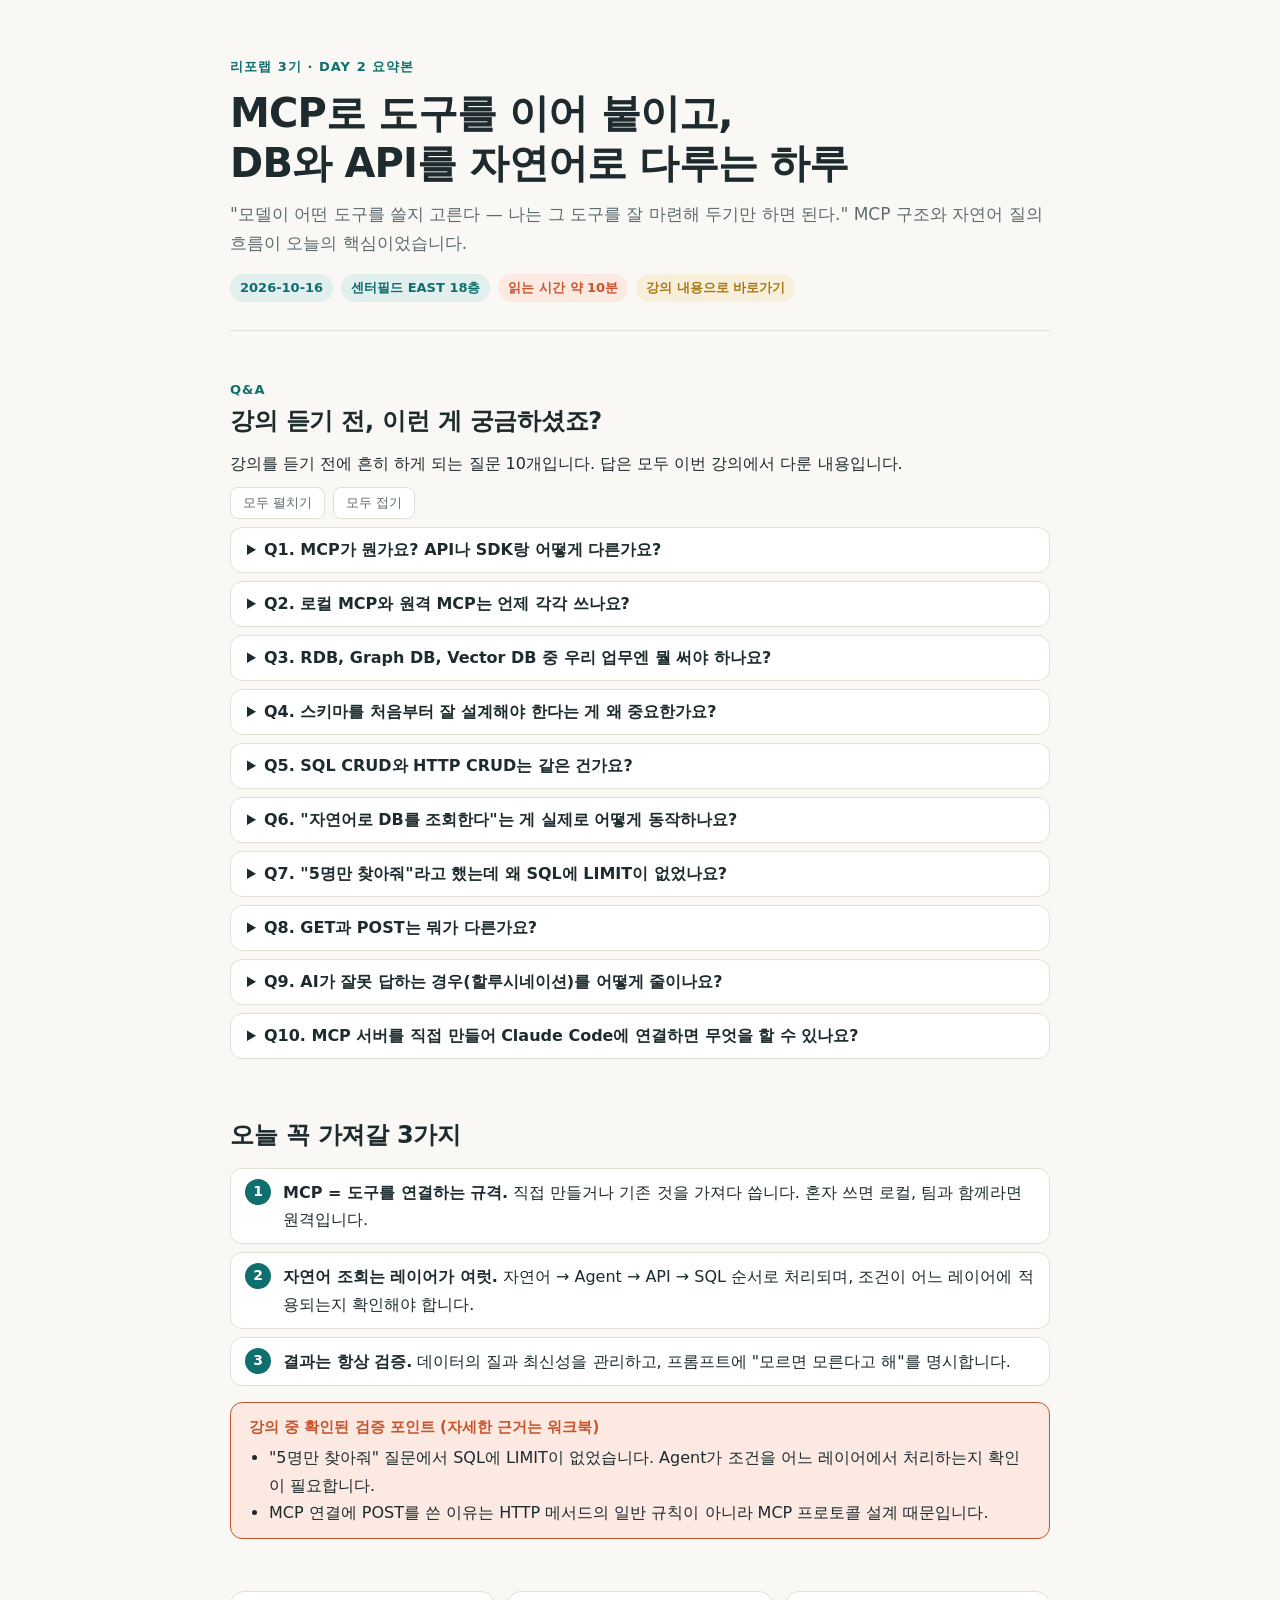
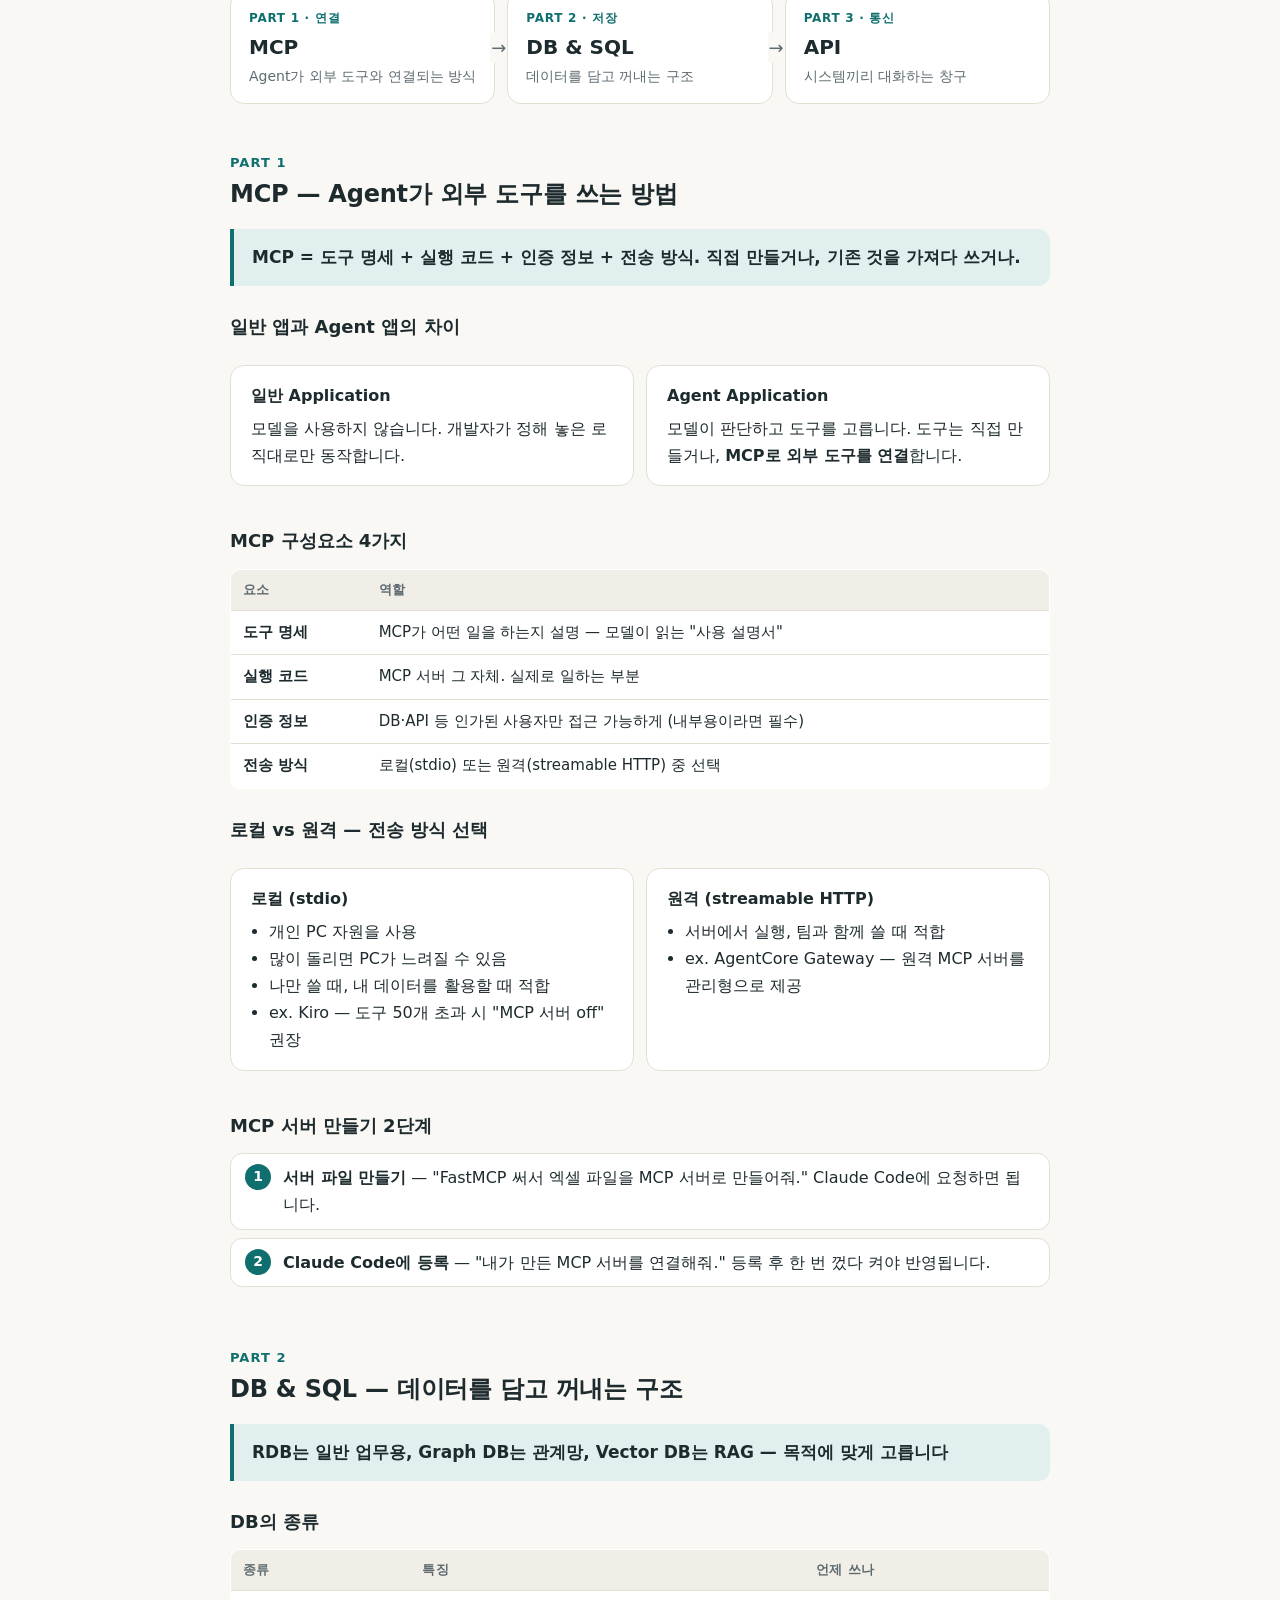
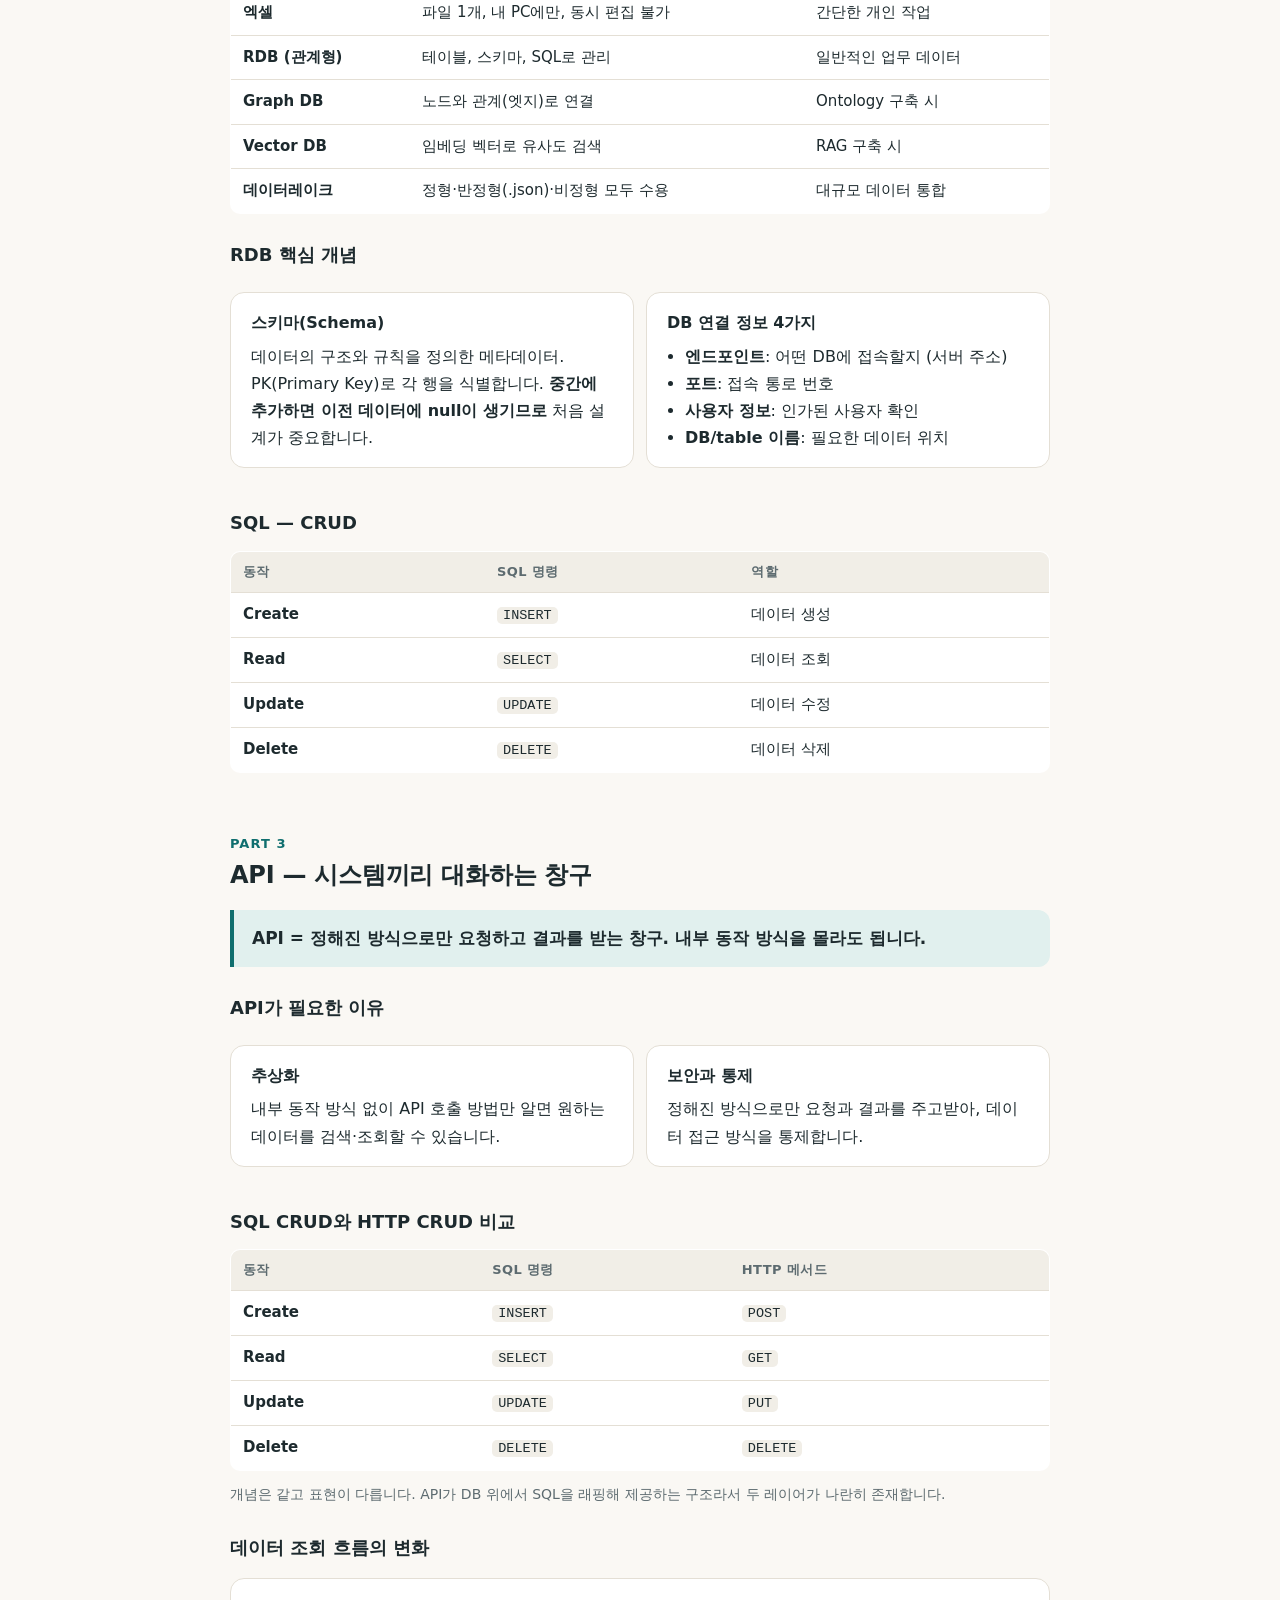
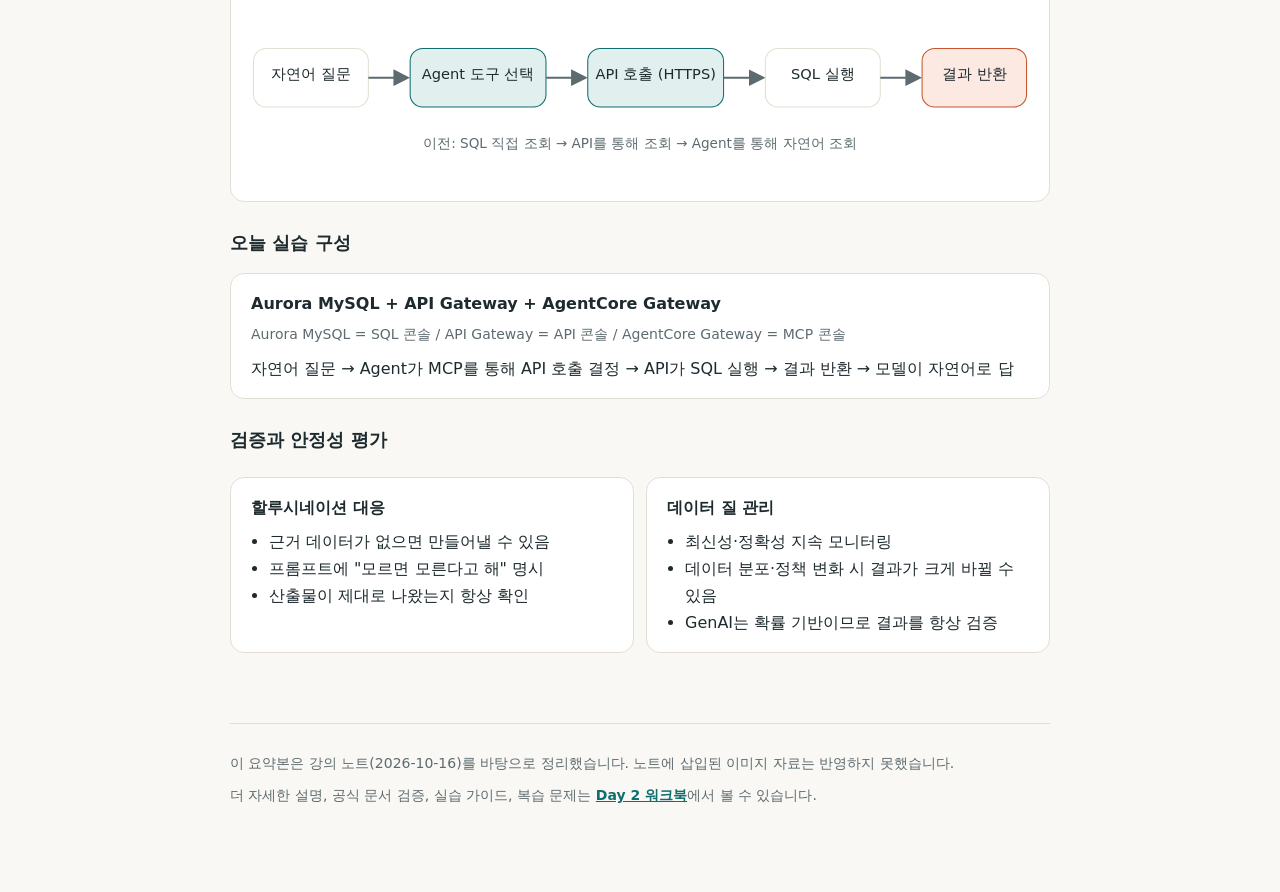
<file: days/day2/summary.html>
<!doctype html>
<html lang="ko">
<head>
<meta charset="utf-8">
<meta name="viewport" content="width=device-width, initial-scale=1">
<title>리포랩 3기 Day 2 요약</title>
<meta name="description" content="MCP 연결·구축부터 DB & SQL, API까지 — 하루 교육 흐름 요약본">
<style>
:root{
  --bg:#faf8f4; --surface:#ffffff; --ink:#1d2a2e; --muted:#5d6b70; --line:#e4dfd5;
  --accent:#0f6e6e; --accent-soft:#e1f0ee; --warm:#c8552e; --warm-soft:#fbe9e2; --gold:#a8791a; --gold-soft:#f7efd9;
  --code-bg:#f1eee7;
}
@media (prefers-color-scheme:dark){
  :root:not([data-theme="light"]){
    --bg:#14191b; --surface:#1b2225; --ink:#e8ecea; --muted:#9aa8ab; --line:#2c373b;
    --accent:#5cc2bd; --accent-soft:#16302f; --warm:#f08a63; --warm-soft:#3a231b; --gold:#e2b550; --gold-soft:#332a14;
    --code-bg:#222b2e;
  }
}
:root[data-theme="dark"]{
  --bg:#14191b; --surface:#1b2225; --ink:#e8ecea; --muted:#9aa8ab; --line:#2c373b;
  --accent:#5cc2bd; --accent-soft:#16302f; --warm:#f08a63; --warm-soft:#3a231b; --gold:#e2b550; --gold-soft:#332a14;
  --code-bg:#222b2e;
}
*{box-sizing:border-box}
html{scroll-behavior:smooth}
body{margin:0;background:var(--bg);color:var(--ink);
  font-family:"Pretendard Variable",Pretendard,"Apple SD Gothic Neo","Noto Sans KR","Malgun Gothic",system-ui,sans-serif;
  line-height:1.7;font-size:16px;-webkit-font-smoothing:antialiased}
.wrap{max-width:860px;margin:0 auto;padding:0 20px 80px}
header.hero{padding:56px 0 28px;border-bottom:1px solid var(--line);margin-bottom:8px}
.eyebrow{font-size:13px;letter-spacing:.08em;color:var(--accent);font-weight:700}
h1{font-size:clamp(28px,5vw,40px);line-height:1.25;margin:10px 0 12px;letter-spacing:-.02em}
.lead{color:var(--muted);font-size:17px;margin:0}
.meta{margin-top:16px;display:flex;flex-wrap:wrap;gap:8px}
.chip{display:inline-block;padding:3px 10px;border-radius:999px;background:var(--accent-soft);color:var(--accent);font-size:13px;font-weight:600}
.chip.warm{background:var(--warm-soft);color:var(--warm)}
.chip.gold{background:var(--gold-soft);color:var(--gold)}
h2{font-size:24px;margin:0 0 6px;letter-spacing:-.01em}
h3{font-size:18px;margin:26px 0 8px}
p{margin:8px 0}
section{padding:40px 0 8px}
.flow{display:grid;grid-template-columns:repeat(3,1fr);gap:12px;margin:28px 0 8px}
.flow a{display:block;text-decoration:none;color:inherit;background:var(--surface);border:1px solid var(--line);border-radius:14px;padding:16px 18px;position:relative}
.flow a:hover{border-color:var(--accent)}
.flow .n{font-size:12px;font-weight:700;color:var(--accent);letter-spacing:.06em}
.flow .q{font-size:20px;font-weight:700;margin:2px 0}
.flow .d{font-size:14px;color:var(--muted);line-height:1.5}
.flow a:not(:last-child)::after{content:"→";position:absolute;right:-13px;top:50%;transform:translateY(-50%);color:var(--muted);font-size:18px;background:var(--bg);padding:0 1px;z-index:1}
@media(max-width:700px){.flow{grid-template-columns:1fr}.flow a:not(:last-child)::after{content:"↓";right:auto;left:50%;top:auto;bottom:-17px;transform:translateX(-50%)}}
.one{background:var(--accent-soft);border-left:4px solid var(--accent);border-radius:0 12px 12px 0;padding:14px 18px;margin:14px 0;font-size:17px;font-weight:600}
.card{background:var(--surface);border:1px solid var(--line);border-radius:14px;padding:16px 20px;margin:14px 0}
.card h4{margin:0 0 6px;font-size:16px}
.grid2{display:grid;grid-template-columns:1fr 1fr;gap:12px}
@media(max-width:700px){.grid2{grid-template-columns:1fr}}
table{width:100%;border-collapse:collapse;margin:12px 0;font-size:15px;background:var(--surface);border:1px solid var(--line);border-radius:10px;overflow:hidden}
th,td{padding:9px 12px;text-align:left;border-bottom:1px solid var(--line);vertical-align:top}
th{background:var(--code-bg);font-size:13px;color:var(--muted);letter-spacing:.03em}
tr:last-child td{border-bottom:0}
td:first-child{font-weight:600;white-space:nowrap}
code{background:var(--code-bg);padding:1px 6px;border-radius:5px;font-family:ui-monospace,SFMono-Regular,Menlo,Consolas,monospace;font-size:.9em}
pre{background:var(--code-bg);padding:14px 16px;border-radius:10px;overflow:auto;font-size:14px;line-height:1.6;margin:10px 0}
pre code{background:none;padding:0}
.steps{counter-reset:s;list-style:none;padding:0;margin:12px 0}
.steps li{counter-increment:s;position:relative;padding:10px 14px 10px 52px;margin:8px 0;background:var(--surface);border:1px solid var(--line);border-radius:12px}
.steps li::before{content:counter(s);position:absolute;left:14px;top:10px;width:26px;height:26px;border-radius:50%;background:var(--accent);color:#fff;display:grid;place-items:center;font-weight:700;font-size:14px}
.fix{background:var(--warm-soft);border:1px solid var(--warm);border-radius:12px;padding:12px 18px;margin:16px 0}
.fix h4{margin:0 0 4px;color:var(--warm);font-size:15px}
.fix ul{margin:4px 0 0;padding-left:20px}
svg text{font-family:inherit}
.diagram{background:var(--surface);border:1px solid var(--line);border-radius:14px;padding:12px;margin:14px 0}
.diagram svg{width:100%;height:auto;display:block}
footer{margin-top:48px;padding-top:20px;border-top:1px solid var(--line);color:var(--muted);font-size:14px}
footer a{color:var(--accent);font-weight:600}
.k{display:flex;flex-wrap:wrap;gap:8px;margin:10px 0}
details{background:var(--surface);border:1px solid var(--line);border-radius:12px;padding:10px 16px;margin:8px 0}
details summary{cursor:pointer;font-weight:600;line-height:1.5}
details summary:hover{color:var(--accent)}
details[open]{border-color:var(--accent)}
details[open] summary{margin-bottom:6px}
details p{margin:6px 0 2px;color:var(--ink)}
.qa-h{font-size:16px;color:var(--accent);margin:22px 0 6px}
.qa-tools{display:flex;gap:8px;margin:10px 0 0}
.qa-tools button{font:inherit;font-size:13px;padding:4px 12px;border-radius:8px;border:1px solid var(--line);background:var(--surface);color:var(--muted);cursor:pointer}
.qa-tools button:hover{color:var(--accent);border-color:var(--accent)}
@media print{details{break-inside:avoid}details>*{display:block}}
@media print{body{background:#fff;color:#000}.flow a::after{display:none}}
</style>
</head>
<body>
<div class="wrap">

<header class="hero">
  <div class="eyebrow">리포랩 3기 · DAY 2 요약본</div>
  <h1>MCP로 도구를 이어 붙이고,<br>DB와 API를 자연어로 다루는 하루</h1>
  <p class="lead">"모델이 어떤 도구를 쓸지 고른다 — 나는 그 도구를 잘 마련해 두기만 하면 된다." MCP 구조와 자연어 질의 흐름이 오늘의 핵심이었습니다.</p>
  <div class="meta">
    <span class="chip">2026-10-16</span>
    <span class="chip">센터필드 EAST 18층</span>
    <span class="chip warm">읽는 시간 약 10분</span>
    <a class="chip gold" href="#p1" style="text-decoration:none">강의 내용으로 바로가기</a>
  </div>
</header>

<section id="qna">
  <div class="eyebrow">Q&amp;A</div>
  <h2>강의 듣기 전, 이런 게 궁금하셨죠?</h2>
  <p>강의를 듣기 전에 흔히 하게 되는 질문 10개입니다. 답은 모두 이번 강의에서 다룬 내용입니다.</p>
  <div class="qa-tools">
    <button type="button" id="qa-open">모두 펼치기</button>
    <button type="button" id="qa-close">모두 접기</button>
  </div>

  <details><summary>Q1. MCP가 뭔가요? API나 SDK랑 어떻게 다른가요?</summary>
    <p>MCP는 Agent가 외부 도구·서비스와 연결되는 <b>표준 규격(프로토콜)</b>입니다. API가 "창구 하나"라면, MCP는 "어떤 창구든 같은 방식으로 끼울 수 있는 규격"입니다. USB-C 포트에 비유할 수 있습니다. SDK는 특정 언어에서 API를 쉽게 쓰게 해주는 라이브러리이고, MCP는 AI Agent와 도구가 대화하는 프로토콜 수준의 표준입니다.</p></details>

  <details><summary>Q2. 로컬 MCP와 원격 MCP는 언제 각각 쓰나요?</summary>
    <p>내 데이터를 활용하거나 혼자 쓴다면 <b>로컬(stdio)</b>이 적합합니다. 개인 PC 자원을 쓰기 때문에 많이 돌리면 느려질 수 있고, 도구가 50개를 넘으면 MCP 서버를 정리하는 것이 좋습니다. 팀과 함께 쓰거나 서비스로 제공하려면 <b>원격(streamable HTTP)</b>을 씁니다. AWS AgentCore Gateway가 원격 MCP 서버를 관리형으로 제공합니다.</p></details>

  <details><summary>Q3. RDB, Graph DB, Vector DB 중 우리 업무엔 뭘 써야 하나요?</summary>
    <p>일반적인 업무 데이터(고객, 상품, 거래 등)는 <b>RDB</b>를 씁니다. 개념들 사이의 관계망을 다루는 온톨로지 구축에는 <b>Graph DB</b>, FAQ나 문서를 유사도로 검색해야 하는 RAG에는 <b>Vector DB</b>가 필요합니다. 오늘 실습의 고객·상품 데이터는 RDB(Aurora MySQL)였습니다.</p></details>

  <details><summary>Q4. 스키마를 처음부터 잘 설계해야 한다는 게 왜 중요한가요?</summary>
    <p>스키마를 나중에 추가하면 <b>이전 데이터에 null이 생깁니다.</b> 데이터 일관성이 깨지고 이후 조회·분석이 복잡해집니다. PK(Primary Key)처럼 식별자 역할을 하는 필드를 바꾸는 것은 더 어렵습니다. 처음 설계를 신중하게 해야 하는 이유입니다.</p></details>

  <details><summary>Q5. SQL CRUD와 HTTP CRUD는 같은 건가요?</summary>
    <p>개념은 같고 표현이 다릅니다. 만들고(Create), 읽고(Read), 고치고(Update), 지운다(Delete)는 의미는 동일합니다. SQL은 <code>INSERT / SELECT / UPDATE / DELETE</code>로, HTTP는 <code>POST / GET / PUT / DELETE</code>로 표현합니다. API가 DB 위에서 SQL을 래핑해 제공하는 구조라서 두 레이어가 나란히 존재합니다.</p></details>

  <details><summary>Q6. "자연어로 DB를 조회한다"는 게 실제로 어떻게 동작하나요?</summary>
    <p>① 사용자가 자연어로 질문합니다. ② Agent(모델)가 <b>사용할 도구(API)를 고릅니다.</b> ③ 도구가 HTTPS 요청을 만들어 서버에 보냅니다. ④ 서버가 SQL을 실행합니다. ⑤ 결과가 도구 → Agent → 사용자 순으로 전달됩니다. 오늘 실습에서 이 전 과정을 한 번에 확인했습니다.</p></details>

  <details><summary>Q7. "5명만 찾아줘"라고 했는데 왜 SQL에 LIMIT이 없었나요?</summary>
    <p>강의 중 실제로 나온 질문입니다. 모델이 "5명만"이라는 조건을 SQL의 <code>LIMIT</code>이 아니라 <b>응답 출력 단에서 처리</b>했을 가능성이 있습니다. Agent 응용에서 자연어 조건이 어느 레이어에서 적용되는지 확인하는 것이 중요합니다. 조건을 SQL 레이어에 반영하려면 프롬프트를 더 구체적으로 주거나, MCP 도구 명세에 명시하는 방법이 있습니다.</p></details>

  <details><summary>Q8. GET과 POST는 뭐가 다른가요?</summary>
    <p>GET은 <b>데이터 조회</b>에, POST는 <b>데이터 생성 또는 복잡한 요청</b>에 씁니다. GET은 URL에 파라미터가 드러나고, POST는 요청 본문(body)에 데이터를 담습니다. 오늘 실습에서 MCP 연결에 POST를 쓴 이유는 MCP 프로토콜이 도구 이름과 입력값을 JSON 본문에 담아 전달하는 방식으로 설계되어 있기 때문입니다.</p></details>

  <details><summary>Q9. AI가 잘못 답하는 경우(할루시네이션)를 어떻게 줄이나요?</summary>
    <p>세 가지 접근이 있습니다. ① <b>데이터의 질 관리</b>: AI는 근거 데이터가 부정확하면 잘못 답합니다. 최신성·정확성과 분포 변화를 지속적으로 모니터링해야 합니다. ② <b>프롬프트</b>: "모르면 모른다고 해"처럼 명확한 가이드를 줍니다. ③ <b>결과 검증</b>: GenAI는 확률 기반이므로 항상 검증합니다. 특히 데이터 정책이 바뀌면 결과가 크게 달라질 수 있습니다.</p></details>

  <details><summary>Q10. MCP 서버를 직접 만들어 Claude Code에 연결하면 무엇을 할 수 있나요?</summary>
    <p>내 업무 데이터나 사내 시스템을 Claude Code에서 <b>자연어로 다룰 수</b> 있게 됩니다. "FastMCP 써서 엑셀 파일을 MCP 서버로 만들어줘"처럼 요청하면, 엑셀 데이터를 Claude Code에서 직접 질의할 수 있습니다. 혼자 쓴다면 stdio(로컬), 팀에 배포하려면 streamable HTTP(원격) 방식으로 구성합니다.</p></details>
</section>

<section>
  <h2>오늘 꼭 가져갈 3가지</h2>
  <ol class="steps">
    <li><b>MCP = 도구를 연결하는 규격.</b> 직접 만들거나 기존 것을 가져다 씁니다. 혼자 쓰면 로컬, 팀과 함께라면 원격입니다.</li>
    <li><b>자연어 조회는 레이어가 여럿.</b> 자연어 → Agent → API → SQL 순서로 처리되며, 조건이 어느 레이어에 적용되는지 확인해야 합니다.</li>
    <li><b>결과는 항상 검증.</b> 데이터의 질과 최신성을 관리하고, 프롬프트에 "모르면 모른다고 해"를 명시합니다.</li>
  </ol>

  <div class="fix">
    <h4>강의 중 확인된 검증 포인트 (자세한 근거는 워크북)</h4>
    <ul>
      <li>"5명만 찾아줘" 질문에서 SQL에 LIMIT이 없었습니다. Agent가 조건을 어느 레이어에서 처리하는지 확인이 필요합니다.</li>
      <li>MCP 연결에 POST를 쓴 이유는 HTTP 메서드의 일반 규칙이 아니라 MCP 프로토콜 설계 때문입니다.</li>
    </ul>
  </div>
</section>

<nav class="flow" aria-label="하루의 흐름">
  <a href="#p1"><div class="n">PART 1 · 연결</div><div class="q">MCP</div><div class="d">Agent가 외부 도구와 연결되는 방식</div></a>
  <a href="#p2"><div class="n">PART 2 · 저장</div><div class="q">DB & SQL</div><div class="d">데이터를 담고 꺼내는 구조</div></a>
  <a href="#p3"><div class="n">PART 3 · 통신</div><div class="q">API</div><div class="d">시스템끼리 대화하는 창구</div></a>
</nav>

<!-- PART 1 -->
<section id="p1">
  <div class="eyebrow">PART 1</div>
  <h2>MCP — Agent가 외부 도구를 쓰는 방법</h2>
  <div class="one">MCP = 도구 명세 + 실행 코드 + 인증 정보 + 전송 방식. 직접 만들거나, 기존 것을 가져다 쓰거나.</div>

  <h3>일반 앱과 Agent 앱의 차이</h3>
  <div class="grid2">
    <div class="card">
      <h4>일반 Application</h4>
      <p style="margin:0">모델을 사용하지 않습니다. 개발자가 정해 놓은 로직대로만 동작합니다.</p>
    </div>
    <div class="card">
      <h4>Agent Application</h4>
      <p style="margin:0">모델이 판단하고 도구를 고릅니다. 도구는 직접 만들거나, <b>MCP로 외부 도구를 연결</b>합니다.</p>
    </div>
  </div>

  <h3>MCP 구성요소 4가지</h3>
  <table>
    <thead><tr><th>요소</th><th>역할</th></tr></thead>
    <tbody>
      <tr><td>도구 명세</td><td>MCP가 어떤 일을 하는지 설명 — 모델이 읽는 "사용 설명서"</td></tr>
      <tr><td>실행 코드</td><td>MCP 서버 그 자체. 실제로 일하는 부분</td></tr>
      <tr><td>인증 정보</td><td>DB·API 등 인가된 사용자만 접근 가능하게 (내부용이라면 필수)</td></tr>
      <tr><td>전송 방식</td><td>로컬(stdio) 또는 원격(streamable HTTP) 중 선택</td></tr>
    </tbody>
  </table>

  <h3>로컬 vs 원격 — 전송 방식 선택</h3>
  <div class="grid2">
    <div class="card">
      <h4>로컬 (stdio)</h4>
      <ul style="margin:6px 0 0;padding-left:18px">
        <li>개인 PC 자원을 사용</li>
        <li>많이 돌리면 PC가 느려질 수 있음</li>
        <li>나만 쓸 때, 내 데이터를 활용할 때 적합</li>
        <li>ex. Kiro — 도구 50개 초과 시 "MCP 서버 off" 권장</li>
      </ul>
    </div>
    <div class="card">
      <h4>원격 (streamable HTTP)</h4>
      <ul style="margin:6px 0 0;padding-left:18px">
        <li>서버에서 실행, 팀과 함께 쓸 때 적합</li>
        <li>ex. AgentCore Gateway — 원격 MCP 서버를 관리형으로 제공</li>
      </ul>
    </div>
  </div>

  <h3>MCP 서버 만들기 2단계</h3>
  <ol class="steps">
    <li><b>서버 파일 만들기</b> — "FastMCP 써서 엑셀 파일을 MCP 서버로 만들어줘." Claude Code에 요청하면 됩니다.</li>
    <li><b>Claude Code에 등록</b> — "내가 만든 MCP 서버를 연결해줘." 등록 후 한 번 껐다 켜야 반영됩니다.</li>
  </ol>
</section>

<!-- PART 2 -->
<section id="p2">
  <div class="eyebrow">PART 2</div>
  <h2>DB & SQL — 데이터를 담고 꺼내는 구조</h2>
  <div class="one">RDB는 일반 업무용, Graph DB는 관계망, Vector DB는 RAG — 목적에 맞게 고릅니다</div>

  <h3>DB의 종류</h3>
  <table>
    <thead><tr><th>종류</th><th>특징</th><th>언제 쓰나</th></tr></thead>
    <tbody>
      <tr><td>엑셀</td><td>파일 1개, 내 PC에만, 동시 편집 불가</td><td>간단한 개인 작업</td></tr>
      <tr><td>RDB (관계형)</td><td>테이블, 스키마, SQL로 관리</td><td>일반적인 업무 데이터</td></tr>
      <tr><td>Graph DB</td><td>노드와 관계(엣지)로 연결</td><td>Ontology 구축 시</td></tr>
      <tr><td>Vector DB</td><td>임베딩 벡터로 유사도 검색</td><td>RAG 구축 시</td></tr>
      <tr><td>데이터레이크</td><td>정형·반정형(.json)·비정형 모두 수용</td><td>대규모 데이터 통합</td></tr>
    </tbody>
  </table>

  <h3>RDB 핵심 개념</h3>
  <div class="grid2">
    <div class="card">
      <h4>스키마(Schema)</h4>
      <p style="margin:0">데이터의 구조와 규칙을 정의한 메타데이터. PK(Primary Key)로 각 행을 식별합니다. <b>중간에 추가하면 이전 데이터에 null이 생기므로</b> 처음 설계가 중요합니다.</p>
    </div>
    <div class="card">
      <h4>DB 연결 정보 4가지</h4>
      <ul style="margin:6px 0 0;padding-left:18px">
        <li><b>엔드포인트</b>: 어떤 DB에 접속할지 (서버 주소)</li>
        <li><b>포트</b>: 접속 통로 번호</li>
        <li><b>사용자 정보</b>: 인가된 사용자 확인</li>
        <li><b>DB/table 이름</b>: 필요한 데이터 위치</li>
      </ul>
    </div>
  </div>

  <h3>SQL — CRUD</h3>
  <table>
    <thead><tr><th>동작</th><th>SQL 명령</th><th>역할</th></tr></thead>
    <tbody>
      <tr><td>Create</td><td><code>INSERT</code></td><td>데이터 생성</td></tr>
      <tr><td>Read</td><td><code>SELECT</code></td><td>데이터 조회</td></tr>
      <tr><td>Update</td><td><code>UPDATE</code></td><td>데이터 수정</td></tr>
      <tr><td>Delete</td><td><code>DELETE</code></td><td>데이터 삭제</td></tr>
    </tbody>
  </table>
</section>

<!-- PART 3 -->
<section id="p3">
  <div class="eyebrow">PART 3</div>
  <h2>API — 시스템끼리 대화하는 창구</h2>
  <div class="one">API = 정해진 방식으로만 요청하고 결과를 받는 창구. 내부 동작 방식을 몰라도 됩니다.</div>

  <h3>API가 필요한 이유</h3>
  <div class="grid2">
    <div class="card">
      <h4>추상화</h4>
      <p style="margin:0">내부 동작 방식 없이 API 호출 방법만 알면 원하는 데이터를 검색·조회할 수 있습니다.</p>
    </div>
    <div class="card">
      <h4>보안과 통제</h4>
      <p style="margin:0">정해진 방식으로만 요청과 결과를 주고받아, 데이터 접근 방식을 통제합니다.</p>
    </div>
  </div>

  <h3>SQL CRUD와 HTTP CRUD 비교</h3>
  <table>
    <thead><tr><th>동작</th><th>SQL 명령</th><th>HTTP 메서드</th></tr></thead>
    <tbody>
      <tr><td>Create</td><td><code>INSERT</code></td><td><code>POST</code></td></tr>
      <tr><td>Read</td><td><code>SELECT</code></td><td><code>GET</code></td></tr>
      <tr><td>Update</td><td><code>UPDATE</code></td><td><code>PUT</code></td></tr>
      <tr><td>Delete</td><td><code>DELETE</code></td><td><code>DELETE</code></td></tr>
    </tbody>
  </table>
  <p style="font-size:14px;color:var(--muted)">개념은 같고 표현이 다릅니다. API가 DB 위에서 SQL을 래핑해 제공하는 구조라서 두 레이어가 나란히 존재합니다.</p>

  <h3>데이터 조회 흐름의 변화</h3>
  <div class="diagram">
    <svg viewBox="0 0 760 190" role="img" aria-label="자연어 질의 흐름: 사용자 자연어 → Agent 도구 선택 → API 호출 → SQL 실행 → 결과 반환">
      <defs><marker id="ar" markerWidth="8" markerHeight="8" refX="6" refY="4" orient="auto"><path d="M0,0 L8,4 L0,8 z" fill="var(--muted)"/></marker></defs>
      <g font-size="14" text-anchor="middle" fill="var(--ink)">
        <rect x="10" y="55" width="110" height="56" rx="12" fill="var(--surface)" stroke="var(--line)"/><text x="65" y="84">자연어 질문</text>
        <rect x="160" y="55" width="130" height="56" rx="12" fill="var(--accent-soft)" stroke="var(--accent)"/><text x="225" y="84">Agent 도구 선택</text>
        <rect x="330" y="55" width="130" height="56" rx="12" fill="var(--accent-soft)" stroke="var(--accent)"/><text x="395" y="84">API 호출 (HTTPS)</text>
        <rect x="500" y="55" width="110" height="56" rx="12" fill="var(--surface)" stroke="var(--line)"/><text x="555" y="84">SQL 실행</text>
        <rect x="650" y="55" width="100" height="56" rx="12" fill="var(--warm-soft)" stroke="var(--warm)"/><text x="700" y="84">결과 반환</text>
      </g>
      <g stroke="var(--muted)" stroke-width="2" fill="none" marker-end="url(#ar)">
        <path d="M120 83 H156"/><path d="M290 83 H326"/><path d="M460 83 H496"/><path d="M610 83 H646"/>
      </g>
      <text x="380" y="150" font-size="13" text-anchor="middle" fill="var(--muted)">이전: SQL 직접 조회 → API를 통해 조회 → Agent를 통해 자연어 조회</text>
    </svg>
  </div>

  <h3>오늘 실습 구성</h3>
  <div class="card">
    <h4>Aurora MySQL + API Gateway + AgentCore Gateway</h4>
    <p style="font-size:14px;color:var(--muted);margin:0 0 8px">Aurora MySQL = SQL 콘솔 / API Gateway = API 콘솔 / AgentCore Gateway = MCP 콘솔</p>
    <p style="margin:0">자연어 질문 → Agent가 MCP를 통해 API 호출 결정 → API가 SQL 실행 → 결과 반환 → 모델이 자연어로 답</p>
  </div>

  <h3>검증과 안정성 평가</h3>
  <div class="grid2">
    <div class="card">
      <h4>할루시네이션 대응</h4>
      <ul style="margin:6px 0 0;padding-left:18px">
        <li>근거 데이터가 없으면 만들어낼 수 있음</li>
        <li>프롬프트에 "모르면 모른다고 해" 명시</li>
        <li>산출물이 제대로 나왔는지 항상 확인</li>
      </ul>
    </div>
    <div class="card">
      <h4>데이터 질 관리</h4>
      <ul style="margin:6px 0 0;padding-left:18px">
        <li>최신성·정확성 지속 모니터링</li>
        <li>데이터 분포·정책 변화 시 결과가 크게 바뀔 수 있음</li>
        <li>GenAI는 확률 기반이므로 결과를 항상 검증</li>
      </ul>
    </div>
  </div>
</section>

<footer>
  <p>이 요약본은 강의 노트(2026-10-16)를 바탕으로 정리했습니다. 노트에 삽입된 이미지 자료는 반영하지 못했습니다.</p>
  <p>더 자세한 설명, 공식 문서 검증, 실습 가이드, 복습 문제는 <a href="../../index.html#day2/workbook" target="_top">Day 2 워크북</a>에서 볼 수 있습니다.</p>
</footer>
</div>
<script>
(function(){
  var all=function(o){document.querySelectorAll('#qna details').forEach(function(d){d.open=o})};
  var a=document.getElementById('qa-open'),b=document.getElementById('qa-close');
  if(a)a.addEventListener('click',function(){all(true)});
  if(b)b.addEventListener('click',function(){all(false)});
})();
</script>
</body>
</html>
</file>
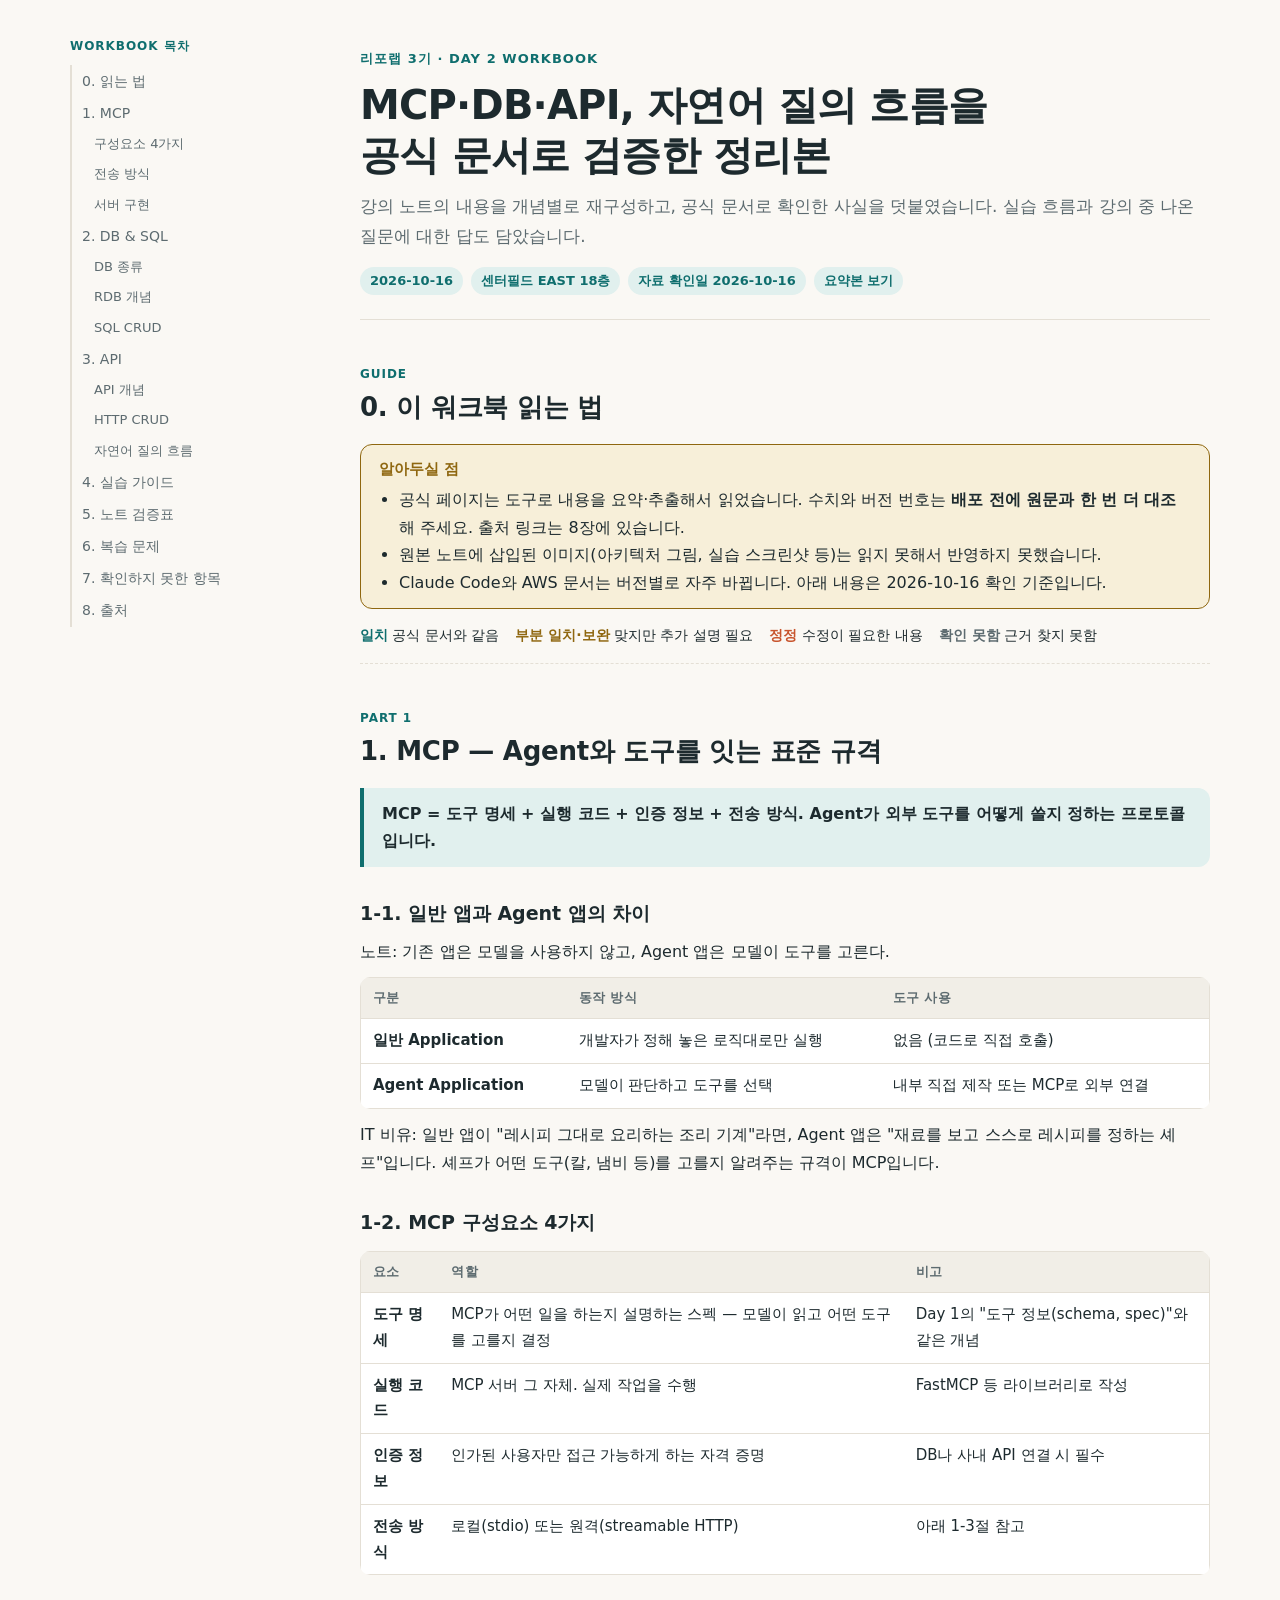
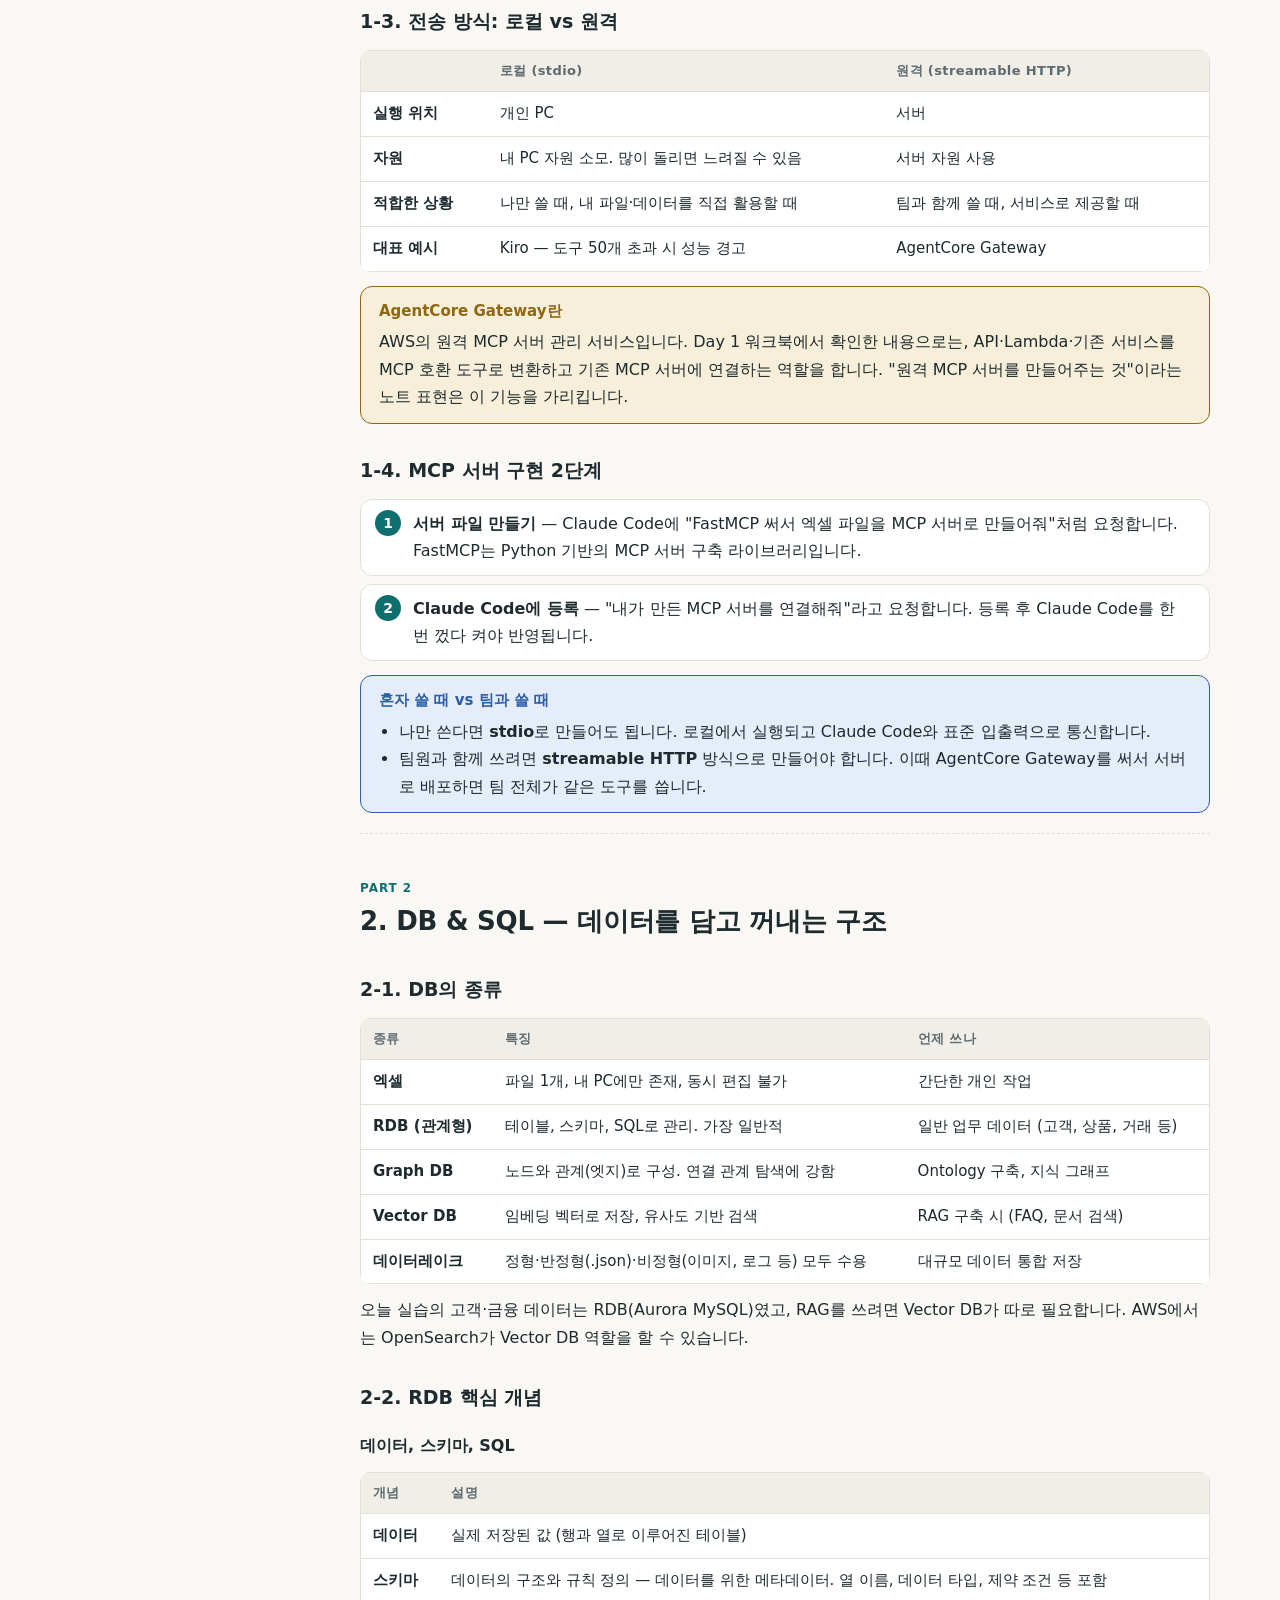
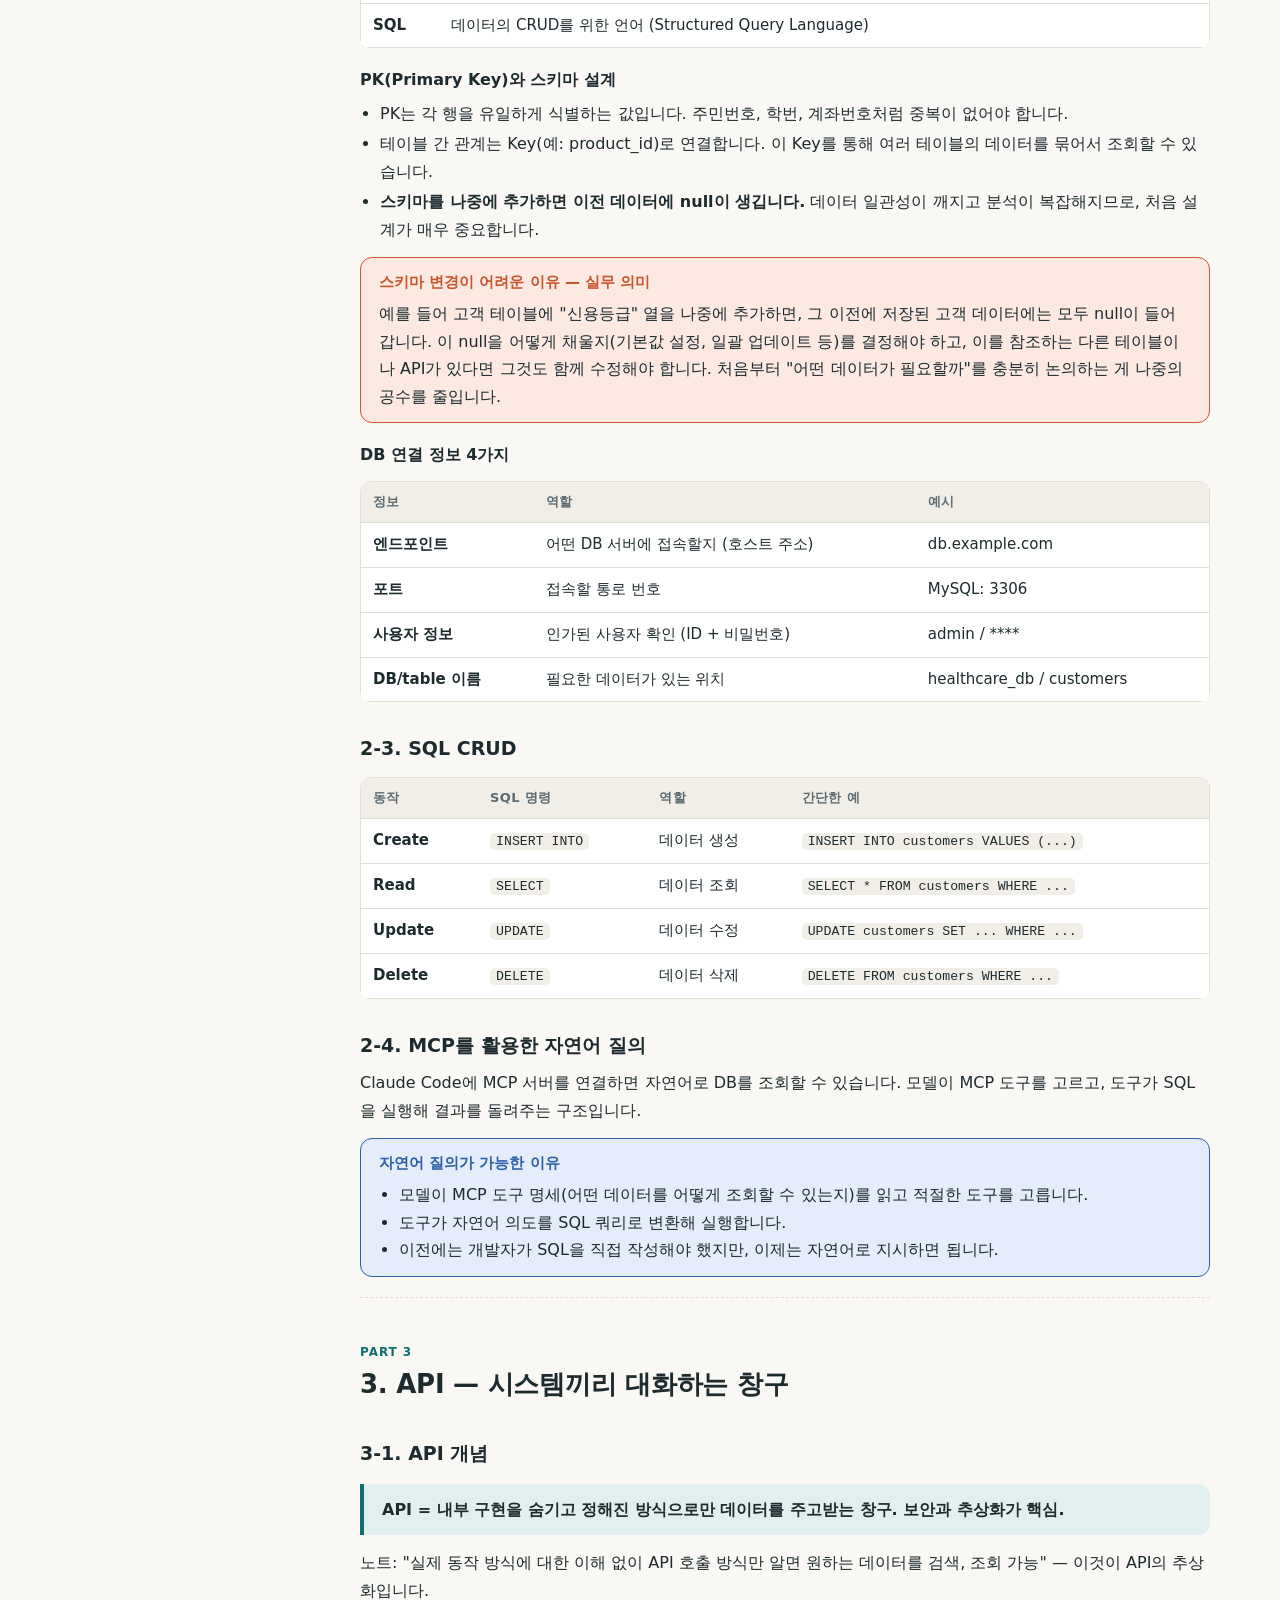
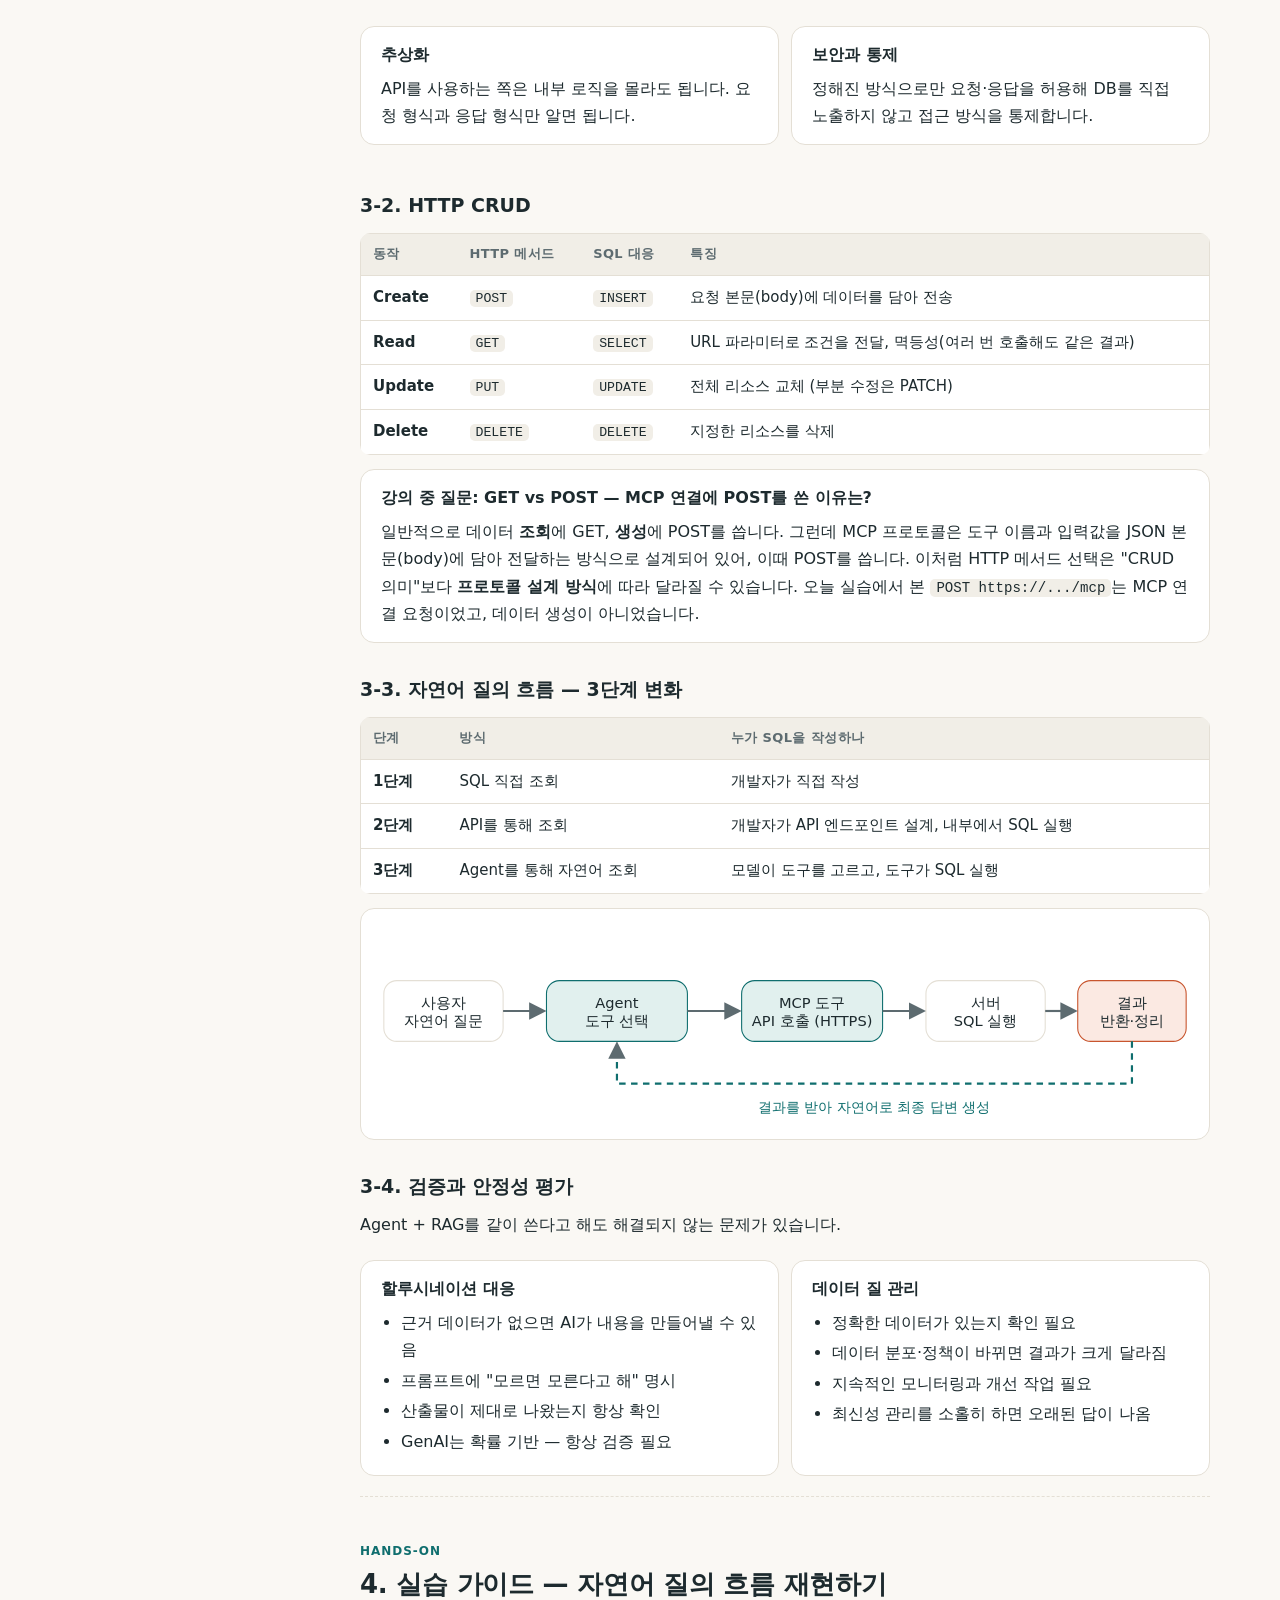
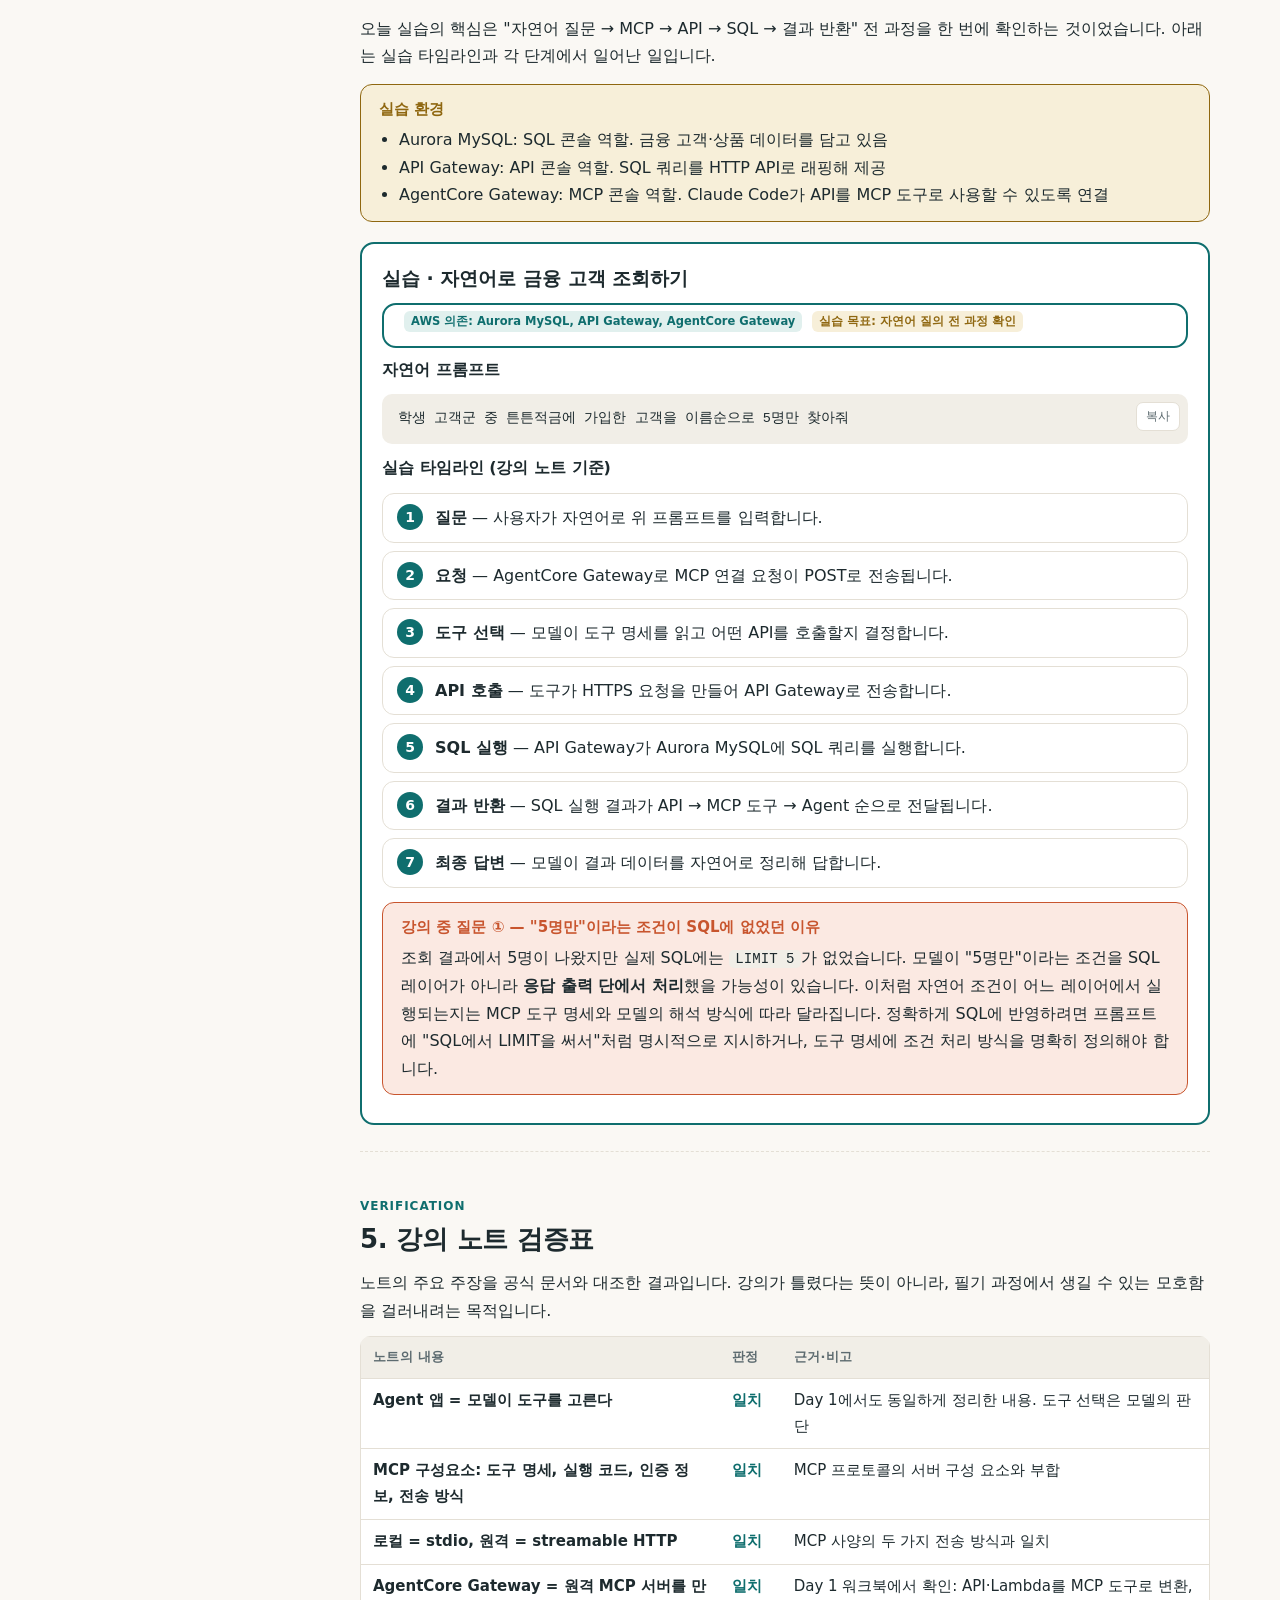
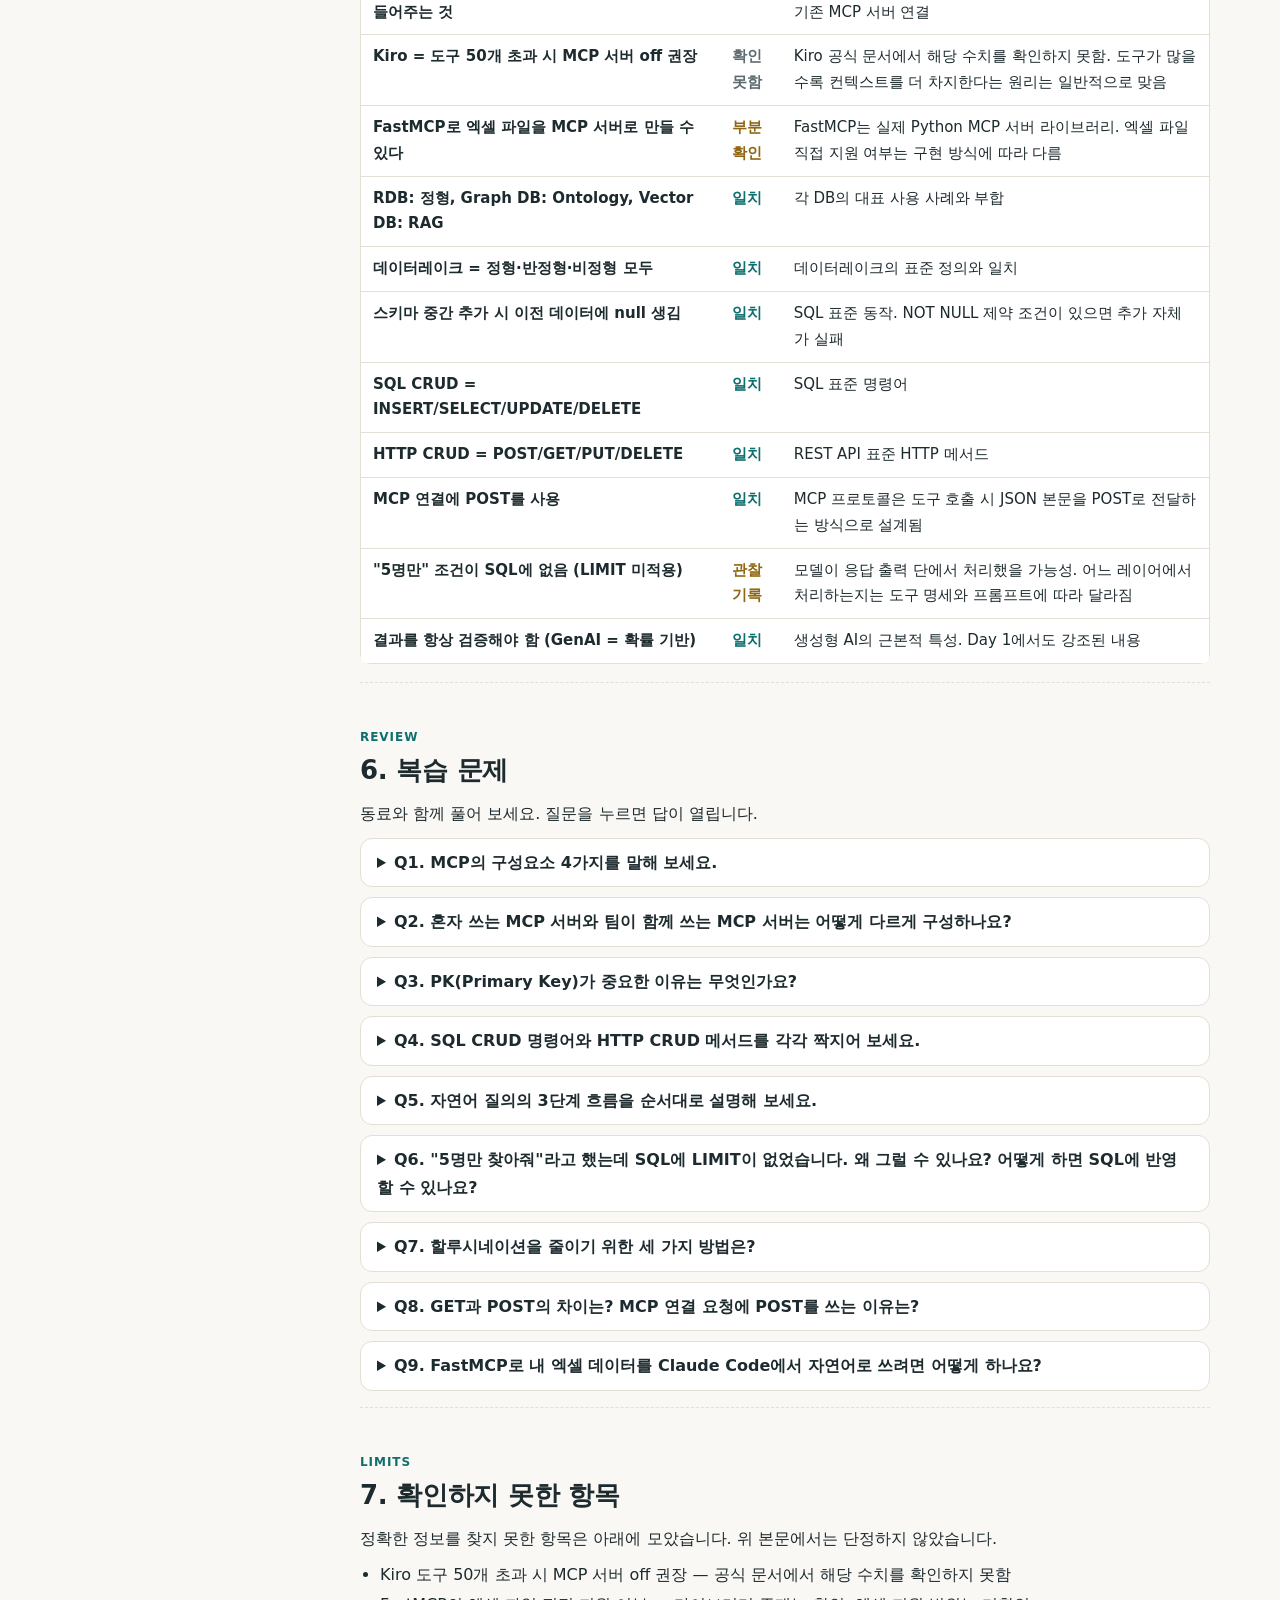
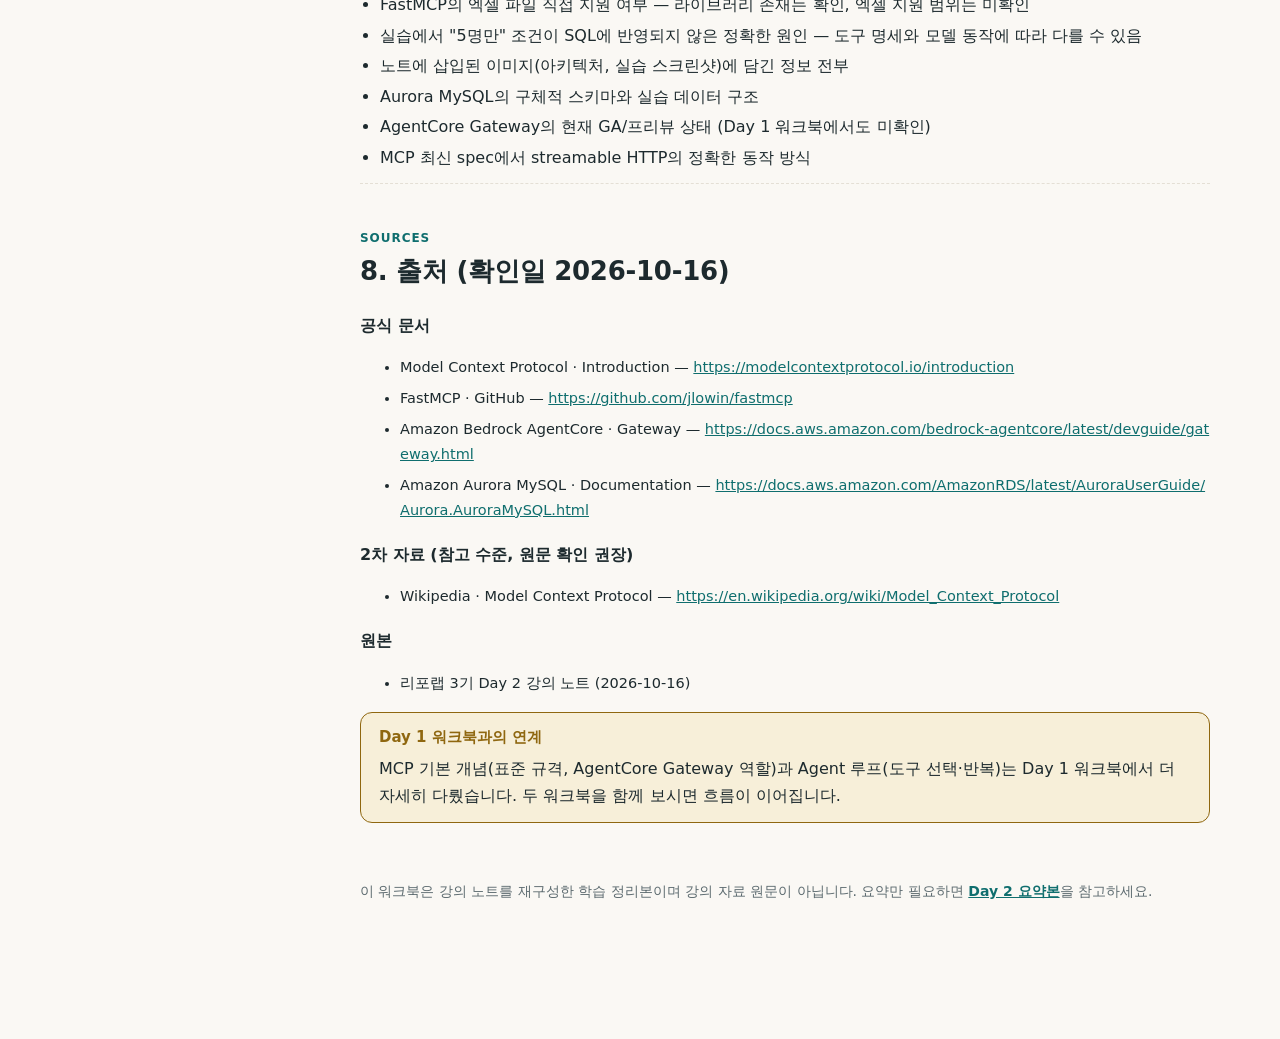
<file: days/day2/workbook.html>
<!doctype html>
<html lang="ko">
<head>
<meta charset="utf-8">
<meta name="viewport" content="width=device-width, initial-scale=1">
<title>리포랩 3기 Day 2 워크북</title>
<meta name="description" content="MCP 연결·구축, DB & SQL, API를 공식 문서로 검증·보강한 Day 2 워크북 (부서 공유용)">
<style>
:root{
  --bg:#faf8f4; --surface:#ffffff; --ink:#1d2a2e; --muted:#5d6b70; --line:#e4dfd5;
  --accent:#0f6e6e; --accent-soft:#e1f0ee; --warm:#c8552e; --warm-soft:#fbe9e2; --gold:#8f6710; --gold-soft:#f7efd9; --blue:#2c5fa8; --blue-soft:#e4edf9;
  --code-bg:#f1eee7;
}
@media (prefers-color-scheme:dark){
  :root:not([data-theme="light"]){
    --bg:#14191b; --surface:#1b2225; --ink:#e8ecea; --muted:#9aa8ab; --line:#2c373b;
    --accent:#5cc2bd; --accent-soft:#16302f; --warm:#f08a63; --warm-soft:#3a231b; --gold:#e2b550; --gold-soft:#332a14; --blue:#8db4ee; --blue-soft:#1b2a40;
    --code-bg:#222b2e;
  }
}
:root[data-theme="dark"]{
  --bg:#14191b; --surface:#1b2225; --ink:#e8ecea; --muted:#9aa8ab; --line:#2c373b;
  --accent:#5cc2bd; --accent-soft:#16302f; --warm:#f08a63; --warm-soft:#3a231b; --gold:#e2b550; --gold-soft:#332a14; --blue:#8db4ee; --blue-soft:#1b2a40;
  --code-bg:#222b2e;
}
*{box-sizing:border-box}
html{scroll-behavior:smooth;scroll-padding-top:20px}
body{margin:0;background:var(--bg);color:var(--ink);
  font-family:"Pretendard Variable",Pretendard,"Apple SD Gothic Neo","Noto Sans KR","Malgun Gothic",system-ui,sans-serif;
  line-height:1.72;font-size:16px;-webkit-font-smoothing:antialiased}
.layout{display:grid;grid-template-columns:250px minmax(0,1fr);max-width:1180px;margin:0 auto;gap:40px;padding:0 20px}
@media(max-width:960px){.layout{grid-template-columns:1fr}}
aside.toc{position:sticky;top:0;align-self:start;max-height:100vh;overflow:auto;padding:36px 0 24px;font-size:14px}
@media(max-width:960px){aside.toc{position:static;max-height:none;padding:24px 0 0}}
.toc b{display:block;font-size:12px;letter-spacing:.08em;color:var(--accent);margin-bottom:8px}
.toc a{display:block;color:var(--muted);text-decoration:none;padding:4px 0 4px 10px;border-left:2px solid var(--line)}
.toc a:hover{color:var(--accent);border-left-color:var(--accent)}
.toc a.sub{padding-left:22px;font-size:13px}
main{padding-bottom:100px;min-width:0}
header.hero{padding:48px 0 24px;border-bottom:1px solid var(--line)}
.eyebrow{font-size:13px;letter-spacing:.08em;color:var(--accent);font-weight:700}
h1{font-size:clamp(28px,5vw,40px);line-height:1.25;margin:10px 0 12px;letter-spacing:-.02em}
.lead{color:var(--muted);font-size:17px;margin:0}
.meta{margin-top:16px;display:flex;flex-wrap:wrap;gap:8px}
.chip{display:inline-block;padding:3px 10px;border-radius:999px;background:var(--accent-soft);color:var(--accent);font-size:13px;font-weight:600}
h2{font-size:26px;margin:0 0 4px;letter-spacing:-.01em}
h3{font-size:19px;margin:30px 0 8px}
h4{font-size:16px;margin:18px 0 6px}
p{margin:8px 0}
section{padding:44px 0 6px;border-bottom:1px dashed var(--line)}
section:last-of-type{border-bottom:0}
.part{font-size:12px;font-weight:700;letter-spacing:.08em;color:var(--accent)}
.card{background:var(--surface);border:1px solid var(--line);border-radius:14px;padding:14px 20px;margin:14px 0}
.card h4{margin:0 0 6px}
.grid2{display:grid;grid-template-columns:1fr 1fr;gap:12px}
@media(max-width:700px){.grid2{grid-template-columns:1fr}}
.one{background:var(--accent-soft);border-left:4px solid var(--accent);border-radius:0 12px 12px 0;padding:12px 18px;margin:14px 0;font-weight:600}
.box{border-radius:12px;padding:12px 18px;margin:14px 0;border:1px solid}
.box h4{margin:0 0 4px;font-size:15px}
.box.note{background:var(--gold-soft);border-color:var(--gold)}
.box.note h4{color:var(--gold)}
.box.fix{background:var(--warm-soft);border-color:var(--warm)}
.box.fix h4{color:var(--warm)}
.box.src{background:var(--blue-soft);border-color:var(--blue)}
.box.src h4{color:var(--blue)}
.box ul{margin:4px 0 0;padding-left:20px}
table{width:100%;border-collapse:collapse;margin:12px 0;font-size:15px;background:var(--surface);border:1px solid var(--line)}
.tw{overflow-x:auto;margin:12px 0;border-radius:10px}
.tw table{margin:0;min-width:560px}
th,td{padding:9px 12px;text-align:left;border-bottom:1px solid var(--line);vertical-align:top}
th{background:var(--code-bg);font-size:13px;color:var(--muted);letter-spacing:.03em}
tr:last-child td{border-bottom:0}
td:first-child{font-weight:600}
code{background:var(--code-bg);padding:1px 6px;border-radius:5px;font-family:ui-monospace,SFMono-Regular,Menlo,Consolas,monospace;font-size:.88em}
.pw{position:relative}
pre{background:var(--code-bg);padding:14px 16px;border-radius:10px;overflow:auto;font-size:13.5px;line-height:1.6;margin:10px 0}
pre code{background:none;padding:0;font-size:inherit}
.copy{position:absolute;top:8px;right:8px;font:inherit;font-size:12px;padding:3px 9px;border-radius:7px;border:1px solid var(--line);background:var(--surface);color:var(--muted);cursor:pointer}
.copy:hover{color:var(--accent);border-color:var(--accent)}
.b{display:inline-block;font-size:11.5px;font-weight:700;padding:1px 7px;border-radius:6px;vertical-align:1px;margin-right:4px;white-space:nowrap}
.b.off{background:var(--accent-soft);color:var(--accent)}
.b.sec{background:var(--blue-soft);color:var(--blue)}
.b.nt{background:var(--gold-soft);color:var(--gold)}
.b.my{background:var(--code-bg);color:var(--muted)}
.b.no{background:var(--warm-soft);color:var(--warm)}
.v-ok{color:var(--accent);font-weight:700}
.v-part{color:var(--gold);font-weight:700}
.v-fix{color:var(--warm);font-weight:700}
.v-no{color:var(--muted);font-weight:700}
.legend{display:flex;flex-wrap:wrap;gap:8px 16px;font-size:14px;margin:10px 0}
details{background:var(--surface);border:1px solid var(--line);border-radius:12px;padding:10px 16px;margin:10px 0}
details summary{cursor:pointer;font-weight:600}
details[open] summary{margin-bottom:6px}
.steps{counter-reset:s;list-style:none;padding:0;margin:12px 0}
.steps li{counter-increment:s;position:relative;padding:10px 14px 10px 52px;margin:8px 0;background:var(--surface);border:1px solid var(--line);border-radius:12px}
.steps li::before{content:counter(s);position:absolute;left:14px;top:10px;width:26px;height:26px;border-radius:50%;background:var(--accent);color:#fff;display:grid;place-items:center;font-weight:700;font-size:14px}
.diagram{background:var(--surface);border:1px solid var(--line);border-radius:14px;padding:12px;margin:14px 0}
.diagram svg{width:100%;height:auto;display:block}
svg text{font-family:inherit}
ul.tight{margin:6px 0;padding-left:20px}
ul.tight li{margin:3px 0}
.lab{border:2px solid var(--accent);border-radius:14px;padding:6px 20px 14px;margin:20px 0;background:var(--surface)}
.lab>h3{margin-top:12px}
.lab.tags{display:flex;flex-wrap:wrap;gap:6px;margin:4px 0 8px}
.src-list li{margin:6px 0;font-size:14.5px;word-break:break-all}
.src-list a{color:var(--accent)}
footer{padding:28px 0;color:var(--muted);font-size:14px}
footer a{color:var(--accent);font-weight:600}
@media print{.toc,.copy{display:none}.layout{display:block}body{background:#fff;color:#000}details{break-inside:avoid}details>*{display:block}}
</style>
</head>
<body>
<div class="layout">

<aside class="toc" aria-label="목차">
  <b>WORKBOOK 목차</b>
  <a href="#guide">0. 읽는 법</a>
  <a href="#p1">1. MCP</a>
  <a class="sub" href="#mcp-comp">구성요소 4가지</a>
  <a class="sub" href="#mcp-transfer">전송 방식</a>
  <a class="sub" href="#mcp-impl">서버 구현</a>
  <a href="#p2">2. DB &amp; SQL</a>
  <a class="sub" href="#db-types">DB 종류</a>
  <a class="sub" href="#rdb">RDB 개념</a>
  <a class="sub" href="#sql-crud">SQL CRUD</a>
  <a href="#p3">3. API</a>
  <a class="sub" href="#api-concept">API 개념</a>
  <a class="sub" href="#api-crud">HTTP CRUD</a>
  <a class="sub" href="#query-flow">자연어 질의 흐름</a>
  <a href="#labs">4. 실습 가이드</a>
  <a href="#verify">5. 노트 검증표</a>
  <a href="#review">6. 복습 문제</a>
  <a href="#unknown">7. 확인하지 못한 항목</a>
  <a href="#sources">8. 출처</a>
</aside>

<main>
<header class="hero">
  <div class="eyebrow">리포랩 3기 · DAY 2 WORKBOOK</div>
  <h1>MCP·DB·API, 자연어 질의 흐름을<br>공식 문서로 검증한 정리본</h1>
  <p class="lead">강의 노트의 내용을 개념별로 재구성하고, 공식 문서로 확인한 사실을 덧붙였습니다. 실습 흐름과 강의 중 나온 질문에 대한 답도 담았습니다.</p>
  <div class="meta">
    <span class="chip">2026-10-16</span>
    <span class="chip">센터필드 EAST 18층</span>
    <span class="chip">자료 확인일 2026-10-16</span>
    <a class="chip" href="../../index.html#day2/summary" target="_top" style="text-decoration:none">요약본 보기</a>
  </div>
</header>

<!-- 0 -->
<section id="guide">
  <div class="part">GUIDE</div>
  <h2>0. 이 워크북 읽는 법</h2>
  <div class="box note">
    <h4>알아두실 점</h4>
    <ul>
      <li>공식 페이지는 도구로 내용을 요약·추출해서 읽었습니다. 수치와 버전 번호는 <b>배포 전에 원문과 한 번 더 대조</b>해 주세요. 출처 링크는 8장에 있습니다.</li>
      <li>원본 노트에 삽입된 이미지(아키텍처 그림, 실습 스크린샷 등)는 읽지 못해서 반영하지 못했습니다.</li>
      <li>Claude Code와 AWS 문서는 버전별로 자주 바뀝니다. 아래 내용은 2026-10-16 확인 기준입니다.</li>
    </ul>
  </div>
  <div class="legend">
    <span><span class="v-ok">일치</span> 공식 문서와 같음</span>
    <span><span class="v-part">부분 일치·보완</span> 맞지만 추가 설명 필요</span>
    <span><span class="v-fix">정정</span> 수정이 필요한 내용</span>
    <span><span class="v-no">확인 못함</span> 근거 찾지 못함</span>
  </div>
</section>

<!-- 1 -->
<section id="p1">
  <div class="part">PART 1</div>
  <h2>1. MCP — Agent와 도구를 잇는 표준 규격</h2>
  <div class="one">MCP = 도구 명세 + 실행 코드 + 인증 정보 + 전송 방식. Agent가 외부 도구를 어떻게 쓸지 정하는 프로토콜입니다.</div>

  <h3>1-1. 일반 앱과 Agent 앱의 차이</h3>
  <p>노트: 기존 앱은 모델을 사용하지 않고, Agent 앱은 모델이 도구를 고른다.</p>
  <div class="tw"><table>
    <thead><tr><th>구분</th><th>동작 방식</th><th>도구 사용</th></tr></thead>
    <tbody>
      <tr><td>일반 Application</td><td>개발자가 정해 놓은 로직대로만 실행</td><td>없음 (코드로 직접 호출)</td></tr>
      <tr><td>Agent Application</td><td>모델이 판단하고 도구를 선택</td><td>내부 직접 제작 또는 MCP로 외부 연결</td></tr>
    </tbody>
  </table></div>
  <p>IT 비유: 일반 앱이 "레시피 그대로 요리하는 조리 기계"라면, Agent 앱은 "재료를 보고 스스로 레시피를 정하는 셰프"입니다. 셰프가 어떤 도구(칼, 냄비 등)를 고를지 알려주는 규격이 MCP입니다.</p>

  <h3 id="mcp-comp">1-2. MCP 구성요소 4가지</h3>
  <div class="tw"><table>
    <thead><tr><th>요소</th><th>역할</th><th>비고</th></tr></thead>
    <tbody>
      <tr><td>도구 명세</td><td>MCP가 어떤 일을 하는지 설명하는 스펙 — 모델이 읽고 어떤 도구를 고를지 결정</td><td>Day 1의 "도구 정보(schema, spec)"와 같은 개념</td></tr>
      <tr><td>실행 코드</td><td>MCP 서버 그 자체. 실제 작업을 수행</td><td>FastMCP 등 라이브러리로 작성</td></tr>
      <tr><td>인증 정보</td><td>인가된 사용자만 접근 가능하게 하는 자격 증명</td><td>DB나 사내 API 연결 시 필수</td></tr>
      <tr><td>전송 방식</td><td>로컬(stdio) 또는 원격(streamable HTTP)</td><td>아래 1-3절 참고</td></tr>
    </tbody>
  </table></div>

  <h3 id="mcp-transfer">1-3. 전송 방식: 로컬 vs 원격</h3>
  <div class="tw"><table>
    <thead><tr><th></th><th>로컬 (stdio)</th><th>원격 (streamable HTTP)</th></tr></thead>
    <tbody>
      <tr><td>실행 위치</td><td>개인 PC</td><td>서버</td></tr>
      <tr><td>자원</td><td>내 PC 자원 소모. 많이 돌리면 느려질 수 있음</td><td>서버 자원 사용</td></tr>
      <tr><td>적합한 상황</td><td>나만 쓸 때, 내 파일·데이터를 직접 활용할 때</td><td>팀과 함께 쓸 때, 서비스로 제공할 때</td></tr>
      <tr><td>대표 예시</td><td>Kiro — 도구 50개 초과 시 성능 경고</td><td>AgentCore Gateway</td></tr>
    </tbody>
  </table></div>
  <div class="box note">
    <h4>AgentCore Gateway란</h4>
    <p style="margin:0">AWS의 원격 MCP 서버 관리 서비스입니다. Day 1 워크북에서 확인한 내용으로는, API·Lambda·기존 서비스를 MCP 호환 도구로 변환하고 기존 MCP 서버에 연결하는 역할을 합니다. "원격 MCP 서버를 만들어주는 것"이라는 노트 표현은 이 기능을 가리킵니다.</p>
  </div>

  <h3 id="mcp-impl">1-4. MCP 서버 구현 2단계</h3>
  <ol class="steps">
    <li><b>서버 파일 만들기</b> — Claude Code에 "FastMCP 써서 엑셀 파일을 MCP 서버로 만들어줘"처럼 요청합니다. FastMCP는 Python 기반의 MCP 서버 구축 라이브러리입니다.</li>
    <li><b>Claude Code에 등록</b> — "내가 만든 MCP 서버를 연결해줘"라고 요청합니다. 등록 후 Claude Code를 한 번 껐다 켜야 반영됩니다.</li>
  </ol>
  <div class="box src">
    <h4>혼자 쓸 때 vs 팀과 쓸 때</h4>
    <ul>
      <li>나만 쓴다면 <b>stdio</b>로 만들어도 됩니다. 로컬에서 실행되고 Claude Code와 표준 입출력으로 통신합니다.</li>
      <li>팀원과 함께 쓰려면 <b>streamable HTTP</b> 방식으로 만들어야 합니다. 이때 AgentCore Gateway를 써서 서버로 배포하면 팀 전체가 같은 도구를 씁니다.</li>
    </ul>
  </div>
</section>

<!-- 2 -->
<section id="p2">
  <div class="part">PART 2</div>
  <h2>2. DB &amp; SQL — 데이터를 담고 꺼내는 구조</h2>

  <h3 id="db-types">2-1. DB의 종류</h3>
  <div class="tw"><table>
    <thead><tr><th>종류</th><th>특징</th><th>언제 쓰나</th></tr></thead>
    <tbody>
      <tr><td>엑셀</td><td>파일 1개, 내 PC에만 존재, 동시 편집 불가</td><td>간단한 개인 작업</td></tr>
      <tr><td>RDB (관계형)</td><td>테이블, 스키마, SQL로 관리. 가장 일반적</td><td>일반 업무 데이터 (고객, 상품, 거래 등)</td></tr>
      <tr><td>Graph DB</td><td>노드와 관계(엣지)로 구성. 연결 관계 탐색에 강함</td><td>Ontology 구축, 지식 그래프</td></tr>
      <tr><td>Vector DB</td><td>임베딩 벡터로 저장, 유사도 기반 검색</td><td>RAG 구축 시 (FAQ, 문서 검색)</td></tr>
      <tr><td>데이터레이크</td><td>정형·반정형(.json)·비정형(이미지, 로그 등) 모두 수용</td><td>대규모 데이터 통합 저장</td></tr>
    </tbody>
  </table></div>
  <p>오늘 실습의 고객·금융 데이터는 RDB(Aurora MySQL)였고, RAG를 쓰려면 Vector DB가 따로 필요합니다. AWS에서는 OpenSearch가 Vector DB 역할을 할 수 있습니다.</p>

  <h3 id="rdb">2-2. RDB 핵심 개념</h3>

  <h4>데이터, 스키마, SQL</h4>
  <div class="tw"><table>
    <thead><tr><th>개념</th><th>설명</th></tr></thead>
    <tbody>
      <tr><td>데이터</td><td>실제 저장된 값 (행과 열로 이루어진 테이블)</td></tr>
      <tr><td>스키마</td><td>데이터의 구조와 규칙 정의 — 데이터를 위한 메타데이터. 열 이름, 데이터 타입, 제약 조건 등 포함</td></tr>
      <tr><td>SQL</td><td>데이터의 CRUD를 위한 언어 (Structured Query Language)</td></tr>
    </tbody>
  </table></div>

  <h4>PK(Primary Key)와 스키마 설계</h4>
  <ul class="tight">
    <li>PK는 각 행을 유일하게 식별하는 값입니다. 주민번호, 학번, 계좌번호처럼 중복이 없어야 합니다.</li>
    <li>테이블 간 관계는 Key(예: product_id)로 연결합니다. 이 Key를 통해 여러 테이블의 데이터를 묶어서 조회할 수 있습니다.</li>
    <li><b>스키마를 나중에 추가하면 이전 데이터에 null이 생깁니다.</b> 데이터 일관성이 깨지고 분석이 복잡해지므로, 처음 설계가 매우 중요합니다.</li>
  </ul>

  <div class="box fix">
    <h4>스키마 변경이 어려운 이유 — 실무 의미</h4>
    <p style="margin:0">예를 들어 고객 테이블에 "신용등급" 열을 나중에 추가하면, 그 이전에 저장된 고객 데이터에는 모두 null이 들어갑니다. 이 null을 어떻게 채울지(기본값 설정, 일괄 업데이트 등)를 결정해야 하고, 이를 참조하는 다른 테이블이나 API가 있다면 그것도 함께 수정해야 합니다. 처음부터 "어떤 데이터가 필요할까"를 충분히 논의하는 게 나중의 공수를 줄입니다.</p>
  </div>

  <h4>DB 연결 정보 4가지</h4>
  <div class="tw"><table>
    <thead><tr><th>정보</th><th>역할</th><th>예시</th></tr></thead>
    <tbody>
      <tr><td>엔드포인트</td><td>어떤 DB 서버에 접속할지 (호스트 주소)</td><td>db.example.com</td></tr>
      <tr><td>포트</td><td>접속할 통로 번호</td><td>MySQL: 3306</td></tr>
      <tr><td>사용자 정보</td><td>인가된 사용자 확인 (ID + 비밀번호)</td><td>admin / ****</td></tr>
      <tr><td>DB/table 이름</td><td>필요한 데이터가 있는 위치</td><td>healthcare_db / customers</td></tr>
    </tbody>
  </table></div>

  <h3 id="sql-crud">2-3. SQL CRUD</h3>
  <div class="tw"><table>
    <thead><tr><th>동작</th><th>SQL 명령</th><th>역할</th><th>간단한 예</th></tr></thead>
    <tbody>
      <tr><td>Create</td><td><code>INSERT INTO</code></td><td>데이터 생성</td><td><code>INSERT INTO customers VALUES (...)</code></td></tr>
      <tr><td>Read</td><td><code>SELECT</code></td><td>데이터 조회</td><td><code>SELECT * FROM customers WHERE ...</code></td></tr>
      <tr><td>Update</td><td><code>UPDATE</code></td><td>데이터 수정</td><td><code>UPDATE customers SET ... WHERE ...</code></td></tr>
      <tr><td>Delete</td><td><code>DELETE</code></td><td>데이터 삭제</td><td><code>DELETE FROM customers WHERE ...</code></td></tr>
    </tbody>
  </table></div>

  <h3>2-4. MCP를 활용한 자연어 질의</h3>
  <p>Claude Code에 MCP 서버를 연결하면 자연어로 DB를 조회할 수 있습니다. 모델이 MCP 도구를 고르고, 도구가 SQL을 실행해 결과를 돌려주는 구조입니다.</p>
  <div class="box src">
    <h4>자연어 질의가 가능한 이유</h4>
    <ul>
      <li>모델이 MCP 도구 명세(어떤 데이터를 어떻게 조회할 수 있는지)를 읽고 적절한 도구를 고릅니다.</li>
      <li>도구가 자연어 의도를 SQL 쿼리로 변환해 실행합니다.</li>
      <li>이전에는 개발자가 SQL을 직접 작성해야 했지만, 이제는 자연어로 지시하면 됩니다.</li>
    </ul>
  </div>
</section>

<!-- 3 -->
<section id="p3">
  <div class="part">PART 3</div>
  <h2>3. API — 시스템끼리 대화하는 창구</h2>

  <h3 id="api-concept">3-1. API 개념</h3>
  <div class="one">API = 내부 구현을 숨기고 정해진 방식으로만 데이터를 주고받는 창구. 보안과 추상화가 핵심.</div>
  <p>노트: "실제 동작 방식에 대한 이해 없이 API 호출 방식만 알면 원하는 데이터를 검색, 조회 가능" — 이것이 API의 추상화입니다.</p>
  <div class="grid2">
    <div class="card">
      <h4>추상화</h4>
      <p style="margin:0">API를 사용하는 쪽은 내부 로직을 몰라도 됩니다. 요청 형식과 응답 형식만 알면 됩니다.</p>
    </div>
    <div class="card">
      <h4>보안과 통제</h4>
      <p style="margin:0">정해진 방식으로만 요청·응답을 허용해 DB를 직접 노출하지 않고 접근 방식을 통제합니다.</p>
    </div>
  </div>

  <h3 id="api-crud">3-2. HTTP CRUD</h3>
  <div class="tw"><table>
    <thead><tr><th>동작</th><th>HTTP 메서드</th><th>SQL 대응</th><th>특징</th></tr></thead>
    <tbody>
      <tr><td>Create</td><td><code>POST</code></td><td><code>INSERT</code></td><td>요청 본문(body)에 데이터를 담아 전송</td></tr>
      <tr><td>Read</td><td><code>GET</code></td><td><code>SELECT</code></td><td>URL 파라미터로 조건을 전달, 멱등성(여러 번 호출해도 같은 결과)</td></tr>
      <tr><td>Update</td><td><code>PUT</code></td><td><code>UPDATE</code></td><td>전체 리소스 교체 (부분 수정은 PATCH)</td></tr>
      <tr><td>Delete</td><td><code>DELETE</code></td><td><code>DELETE</code></td><td>지정한 리소스를 삭제</td></tr>
    </tbody>
  </table></div>

  <div class="card" id="get-post">
    <h4>강의 중 질문: GET vs POST — MCP 연결에 POST를 쓴 이유는?</h4>
    <p style="margin:6px 0 0">일반적으로 데이터 <b>조회</b>에 GET, <b>생성</b>에 POST를 씁니다. 그런데 MCP 프로토콜은 도구 이름과 입력값을 JSON 본문(body)에 담아 전달하는 방식으로 설계되어 있어, 이때 POST를 씁니다. 이처럼 HTTP 메서드 선택은 "CRUD 의미"보다 <b>프로토콜 설계 방식</b>에 따라 달라질 수 있습니다. 오늘 실습에서 본 <code>POST https://.../mcp</code>는 MCP 연결 요청이었고, 데이터 생성이 아니었습니다.</p>
  </div>

  <h3 id="query-flow">3-3. 자연어 질의 흐름 — 3단계 변화</h3>
  <div class="tw"><table>
    <thead><tr><th>단계</th><th>방식</th><th>누가 SQL을 작성하나</th></tr></thead>
    <tbody>
      <tr><td>1단계</td><td>SQL 직접 조회</td><td>개발자가 직접 작성</td></tr>
      <tr><td>2단계</td><td>API를 통해 조회</td><td>개발자가 API 엔드포인트 설계, 내부에서 SQL 실행</td></tr>
      <tr><td>3단계</td><td>Agent를 통해 자연어 조회</td><td>모델이 도구를 고르고, 도구가 SQL 실행</td></tr>
    </tbody>
  </table></div>

  <div class="diagram">
    <svg viewBox="0 0 760 190" role="img" aria-label="자연어 질의 흐름 다이어그램">
      <defs><marker id="ar2" markerWidth="8" markerHeight="8" refX="6" refY="4" orient="auto"><path d="M0,0 L8,4 L0,8 z" fill="var(--muted)"/></marker></defs>
      <g font-size="13.5" text-anchor="middle" fill="var(--ink)">
        <rect x="10" y="55" width="110" height="56" rx="12" fill="var(--surface)" stroke="var(--line)"/><text x="65" y="80">사용자</text><text x="65" y="97">자연어 질문</text>
        <rect x="160" y="55" width="130" height="56" rx="12" fill="var(--accent-soft)" stroke="var(--accent)"/><text x="225" y="80">Agent</text><text x="225" y="97">도구 선택</text>
        <rect x="340" y="55" width="130" height="56" rx="12" fill="var(--accent-soft)" stroke="var(--accent)"/><text x="405" y="80">MCP 도구</text><text x="405" y="97">API 호출 (HTTPS)</text>
        <rect x="510" y="55" width="110" height="56" rx="12" fill="var(--surface)" stroke="var(--line)"/><text x="565" y="80">서버</text><text x="565" y="97">SQL 실행</text>
        <rect x="650" y="55" width="100" height="56" rx="12" fill="var(--warm-soft)" stroke="var(--warm)"/><text x="700" y="80">결과</text><text x="700" y="97">반환·정리</text>
      </g>
      <g stroke="var(--muted)" stroke-width="2" fill="none" marker-end="url(#ar2)">
        <path d="M120 83 H156"/><path d="M290 83 H336"/><path d="M470 83 H506"/><path d="M620 83 H646"/>
      </g>
      <path d="M700 111 V150 H225 V115" stroke="var(--accent)" stroke-width="2" fill="none" stroke-dasharray="6 5" marker-end="url(#ar2)"/>
      <text x="462" y="176" font-size="13" text-anchor="middle" fill="var(--accent)">결과를 받아 자연어로 최종 답변 생성</text>
    </svg>
  </div>

  <h3>3-4. 검증과 안정성 평가</h3>
  <p>Agent + RAG를 같이 쓴다고 해도 해결되지 않는 문제가 있습니다.</p>
  <div class="grid2">
    <div class="card">
      <h4>할루시네이션 대응</h4>
      <ul class="tight">
        <li>근거 데이터가 없으면 AI가 내용을 만들어낼 수 있음</li>
        <li>프롬프트에 "모르면 모른다고 해" 명시</li>
        <li>산출물이 제대로 나왔는지 항상 확인</li>
        <li>GenAI는 확률 기반 — 항상 검증 필요</li>
      </ul>
    </div>
    <div class="card">
      <h4>데이터 질 관리</h4>
      <ul class="tight">
        <li>정확한 데이터가 있는지 확인 필요</li>
        <li>데이터 분포·정책이 바뀌면 결과가 크게 달라짐</li>
        <li>지속적인 모니터링과 개선 작업 필요</li>
        <li>최신성 관리를 소홀히 하면 오래된 답이 나옴</li>
      </ul>
    </div>
  </div>
</section>

<!-- 4 -->
<section id="labs">
  <div class="part">HANDS-ON</div>
  <h2>4. 실습 가이드 — 자연어 질의 흐름 재현하기</h2>
  <p>오늘 실습의 핵심은 "자연어 질문 → MCP → API → SQL → 결과 반환" 전 과정을 한 번에 확인하는 것이었습니다. 아래는 실습 타임라인과 각 단계에서 일어난 일입니다.</p>

  <div class="box note">
    <h4>실습 환경</h4>
    <ul>
      <li>Aurora MySQL: SQL 콘솔 역할. 금융 고객·상품 데이터를 담고 있음</li>
      <li>API Gateway: API 콘솔 역할. SQL 쿼리를 HTTP API로 래핑해 제공</li>
      <li>AgentCore Gateway: MCP 콘솔 역할. Claude Code가 API를 MCP 도구로 사용할 수 있도록 연결</li>
    </ul>
  </div>

  <div class="lab">
    <h3>실습 · 자연어로 금융 고객 조회하기</h3>
    <div class="lab tags">
      <span class="b off">AWS 의존: Aurora MySQL, API Gateway, AgentCore Gateway</span>
      <span class="b nt">실습 목표: 자연어 질의 전 과정 확인</span>
    </div>
    <p><b>자연어 프롬프트</b></p>
    <div class="pw"><button class="copy" type="button">복사</button><pre><code>학생 고객군 중 튼튼적금에 가입한 고객을 이름순으로 5명만 찾아줘</code></pre></div>

    <p><b>실습 타임라인 (강의 노트 기준)</b></p>
    <ol class="steps">
      <li><b>질문</b> — 사용자가 자연어로 위 프롬프트를 입력합니다.</li>
      <li><b>요청</b> — AgentCore Gateway로 MCP 연결 요청이 POST로 전송됩니다.</li>
      <li><b>도구 선택</b> — 모델이 도구 명세를 읽고 어떤 API를 호출할지 결정합니다.</li>
      <li><b>API 호출</b> — 도구가 HTTPS 요청을 만들어 API Gateway로 전송합니다.</li>
      <li><b>SQL 실행</b> — API Gateway가 Aurora MySQL에 SQL 쿼리를 실행합니다.</li>
      <li><b>결과 반환</b> — SQL 실행 결과가 API → MCP 도구 → Agent 순으로 전달됩니다.</li>
      <li><b>최종 답변</b> — 모델이 결과 데이터를 자연어로 정리해 답합니다.</li>
    </ol>

    <div class="box fix">
      <h4>강의 중 질문 ① — "5명만"이라는 조건이 SQL에 없었던 이유</h4>
      <p style="margin:0">조회 결과에서 5명이 나왔지만 실제 SQL에는 <code>LIMIT 5</code>가 없었습니다. 모델이 "5명만"이라는 조건을 SQL 레이어가 아니라 <b>응답 출력 단에서 처리</b>했을 가능성이 있습니다. 이처럼 자연어 조건이 어느 레이어에서 실행되는지는 MCP 도구 명세와 모델의 해석 방식에 따라 달라집니다. 정확하게 SQL에 반영하려면 프롬프트에 "SQL에서 LIMIT을 써서"처럼 명시적으로 지시하거나, 도구 명세에 조건 처리 방식을 명확히 정의해야 합니다.</p>
    </div>
  </div>
</section>

<!-- 5 -->
<section id="verify">
  <div class="part">VERIFICATION</div>
  <h2>5. 강의 노트 검증표</h2>
  <p>노트의 주요 주장을 공식 문서와 대조한 결과입니다. 강의가 틀렸다는 뜻이 아니라, 필기 과정에서 생길 수 있는 모호함을 걸러내려는 목적입니다.</p>
  <div class="tw"><table>
    <thead><tr><th>노트의 내용</th><th>판정</th><th>근거·비고</th></tr></thead>
    <tbody>
      <tr><td>Agent 앱 = 모델이 도구를 고른다</td><td class="v-ok">일치</td><td>Day 1에서도 동일하게 정리한 내용. 도구 선택은 모델의 판단</td></tr>
      <tr><td>MCP 구성요소: 도구 명세, 실행 코드, 인증 정보, 전송 방식</td><td class="v-ok">일치</td><td>MCP 프로토콜의 서버 구성 요소와 부합</td></tr>
      <tr><td>로컬 = stdio, 원격 = streamable HTTP</td><td class="v-ok">일치</td><td>MCP 사양의 두 가지 전송 방식과 일치</td></tr>
      <tr><td>AgentCore Gateway = 원격 MCP 서버를 만들어주는 것</td><td class="v-ok">일치</td><td>Day 1 워크북에서 확인: API·Lambda를 MCP 도구로 변환, 기존 MCP 서버 연결</td></tr>
      <tr><td>Kiro = 도구 50개 초과 시 MCP 서버 off 권장</td><td class="v-no">확인 못함</td><td>Kiro 공식 문서에서 해당 수치를 확인하지 못함. 도구가 많을수록 컨텍스트를 더 차지한다는 원리는 일반적으로 맞음</td></tr>
      <tr><td>FastMCP로 엑셀 파일을 MCP 서버로 만들 수 있다</td><td class="v-part">부분 확인</td><td>FastMCP는 실제 Python MCP 서버 라이브러리. 엑셀 파일 직접 지원 여부는 구현 방식에 따라 다름</td></tr>
      <tr><td>RDB: 정형, Graph DB: Ontology, Vector DB: RAG</td><td class="v-ok">일치</td><td>각 DB의 대표 사용 사례와 부합</td></tr>
      <tr><td>데이터레이크 = 정형·반정형·비정형 모두</td><td class="v-ok">일치</td><td>데이터레이크의 표준 정의와 일치</td></tr>
      <tr><td>스키마 중간 추가 시 이전 데이터에 null 생김</td><td class="v-ok">일치</td><td>SQL 표준 동작. NOT NULL 제약 조건이 있으면 추가 자체가 실패</td></tr>
      <tr><td>SQL CRUD = INSERT/SELECT/UPDATE/DELETE</td><td class="v-ok">일치</td><td>SQL 표준 명령어</td></tr>
      <tr><td>HTTP CRUD = POST/GET/PUT/DELETE</td><td class="v-ok">일치</td><td>REST API 표준 HTTP 메서드</td></tr>
      <tr><td>MCP 연결에 POST를 사용</td><td class="v-ok">일치</td><td>MCP 프로토콜은 도구 호출 시 JSON 본문을 POST로 전달하는 방식으로 설계됨</td></tr>
      <tr><td>"5명만" 조건이 SQL에 없음 (LIMIT 미적용)</td><td class="v-part">관찰 기록</td><td>모델이 응답 출력 단에서 처리했을 가능성. 어느 레이어에서 처리하는지는 도구 명세와 프롬프트에 따라 달라짐</td></tr>
      <tr><td>결과를 항상 검증해야 함 (GenAI = 확률 기반)</td><td class="v-ok">일치</td><td>생성형 AI의 근본적 특성. Day 1에서도 강조된 내용</td></tr>
    </tbody>
  </table></div>
</section>

<!-- 6 -->
<section id="review">
  <div class="part">REVIEW</div>
  <h2>6. 복습 문제</h2>
  <p>동료와 함께 풀어 보세요. 질문을 누르면 답이 열립니다.</p>

  <details><summary>Q1. MCP의 구성요소 4가지를 말해 보세요.</summary>
    <p>도구 명세(모델이 읽는 사용 설명서), 실행 코드(MCP 서버 자체), 인증 정보(접근 제어), 전송 방식(로컬 stdio 또는 원격 streamable HTTP)입니다.</p></details>

  <details><summary>Q2. 혼자 쓰는 MCP 서버와 팀이 함께 쓰는 MCP 서버는 어떻게 다르게 구성하나요?</summary>
    <p>혼자 쓴다면 <b>로컬(stdio)</b>으로 만들어도 됩니다. 개인 PC에서 실행되고 Claude Code와 표준 입출력으로 통신합니다. 팀과 함께 쓰거나 서비스로 제공하려면 <b>원격(streamable HTTP)</b> 방식으로 만들어야 하며, AWS AgentCore Gateway를 써서 배포합니다.</p></details>

  <details><summary>Q3. PK(Primary Key)가 중요한 이유는 무엇인가요?</summary>
    <p>PK는 각 행을 유일하게 식별합니다. 테이블 간 관계를 연결하는 기준값이기도 합니다. 나중에 바꾸면 이를 참조하는 모든 테이블과 API를 함께 수정해야 하므로, 처음 설계 시 신중하게 정해야 합니다.</p></details>

  <details><summary>Q4. SQL CRUD 명령어와 HTTP CRUD 메서드를 각각 짝지어 보세요.</summary>
    <p>INSERT ↔ POST (생성), SELECT ↔ GET (조회), UPDATE ↔ PUT (수정), DELETE ↔ DELETE (삭제)입니다. 개념은 같고 표현이 다릅니다. API가 SQL 위에서 데이터 접근을 래핑해 제공하기 때문에 두 레이어가 나란히 존재합니다.</p></details>

  <details><summary>Q5. 자연어 질의의 3단계 흐름을 순서대로 설명해 보세요.</summary>
    <p>① 사용자가 자연어로 질문합니다. ② Agent(모델)가 도구 명세를 읽고 어떤 MCP 도구(API)를 쓸지 결정합니다. ③ 도구가 HTTPS 요청을 만들어 API 서버로 전송하고, 서버가 SQL을 실행합니다. ④ 결과가 도구 → Agent → 사용자 순으로 전달되고, 모델이 자연어로 정리해 답합니다.</p></details>

  <details><summary>Q6. "5명만 찾아줘"라고 했는데 SQL에 LIMIT이 없었습니다. 왜 그럴 수 있나요? 어떻게 하면 SQL에 반영할 수 있나요?</summary>
    <p>모델이 "5명만"이라는 조건을 SQL 레이어가 아닌 <b>응답 출력 단에서 처리</b>했을 가능성이 있습니다. SQL에 반영하려면 프롬프트에 "SQL에서 LIMIT 5를 써서"처럼 명시적으로 요청하거나, MCP 도구 명세에 개수 조건을 처리하는 파라미터를 명확히 정의해야 합니다.</p></details>

  <details><summary>Q7. 할루시네이션을 줄이기 위한 세 가지 방법은?</summary>
    <p>① <b>데이터의 질 관리</b>: 최신성·정확성을 모니터링하고 변화를 추적합니다. ② <b>프롬프트 가이드</b>: "모르면 모른다고 해"처럼 명확한 지시를 줍니다. ③ <b>결과 검증</b>: GenAI는 확률 기반이므로 항상 결과를 확인합니다. 데이터 분포나 정책이 바뀌면 결과가 크게 달라질 수 있음을 인지합니다.</p></details>

  <details><summary>Q8. GET과 POST의 차이는? MCP 연결 요청에 POST를 쓰는 이유는?</summary>
    <p>일반적으로 GET은 데이터 <b>조회</b>(URL 파라미터로 전달), POST는 데이터 <b>생성 또는 복잡한 요청</b>(요청 본문에 JSON 데이터를 담아 전달)에 씁니다. MCP 프로토콜은 도구 이름과 입력값을 JSON 본문에 담아 전달하도록 설계되어 있어 POST를 씁니다. HTTP 메서드 선택은 CRUD 의미보다 프로토콜 설계 방식에 따라 달라질 수 있습니다.</p></details>

  <details><summary>Q9. FastMCP로 내 엑셀 데이터를 Claude Code에서 자연어로 쓰려면 어떻게 하나요?</summary>
    <p>① "FastMCP 써서 이 엑셀 파일을 MCP 서버로 만들어줘"라고 요청해 서버 파일을 만듭니다. ② "내가 만든 MCP 서버를 연결해줘"라고 요청해 Claude Code에 등록합니다. ③ Claude Code를 한 번 껐다 켜야 반영됩니다. 이후 자연어로 엑셀 데이터를 조회·분석할 수 있습니다. 혼자 쓴다면 stdio(로컬) 방식으로 충분합니다.</p></details>
</section>

<!-- 7 -->
<section id="unknown">
  <div class="part">LIMITS</div>
  <h2>7. 확인하지 못한 항목</h2>
  <p>정확한 정보를 찾지 못한 항목은 아래에 모았습니다. 위 본문에서는 단정하지 않았습니다.</p>
  <ul class="tight">
    <li>Kiro 도구 50개 초과 시 MCP 서버 off 권장 — 공식 문서에서 해당 수치를 확인하지 못함</li>
    <li>FastMCP의 엑셀 파일 직접 지원 여부 — 라이브러리 존재는 확인, 엑셀 지원 범위는 미확인</li>
    <li>실습에서 "5명만" 조건이 SQL에 반영되지 않은 정확한 원인 — 도구 명세와 모델 동작에 따라 다를 수 있음</li>
    <li>노트에 삽입된 이미지(아키텍처, 실습 스크린샷)에 담긴 정보 전부</li>
    <li>Aurora MySQL의 구체적 스키마와 실습 데이터 구조</li>
    <li>AgentCore Gateway의 현재 GA/프리뷰 상태 (Day 1 워크북에서도 미확인)</li>
    <li>MCP 최신 spec에서 streamable HTTP의 정확한 동작 방식</li>
  </ul>
</section>

<!-- 8 -->
<section id="sources">
  <div class="part">SOURCES</div>
  <h2>8. 출처 (확인일 2026-10-16)</h2>
  <h4>공식 문서</h4>
  <ul class="src-list">
    <li>Model Context Protocol · Introduction — <a href="https://modelcontextprotocol.io/introduction">https://modelcontextprotocol.io/introduction</a></li>
    <li>FastMCP · GitHub — <a href="https://github.com/jlowin/fastmcp">https://github.com/jlowin/fastmcp</a></li>
    <li>Amazon Bedrock AgentCore · Gateway — <a href="https://docs.aws.amazon.com/bedrock-agentcore/latest/devguide/gateway.html">https://docs.aws.amazon.com/bedrock-agentcore/latest/devguide/gateway.html</a></li>
    <li>Amazon Aurora MySQL · Documentation — <a href="https://docs.aws.amazon.com/AmazonRDS/latest/AuroraUserGuide/Aurora.AuroraMySQL.html">https://docs.aws.amazon.com/AmazonRDS/latest/AuroraUserGuide/Aurora.AuroraMySQL.html</a></li>
  </ul>
  <h4>2차 자료 (참고 수준, 원문 확인 권장)</h4>
  <ul class="src-list">
    <li>Wikipedia · Model Context Protocol — <a href="https://en.wikipedia.org/wiki/Model_Context_Protocol">https://en.wikipedia.org/wiki/Model_Context_Protocol</a></li>
  </ul>
  <h4>원본</h4>
  <ul class="src-list"><li>리포랩 3기 Day 2 강의 노트 (2026-10-16)</li></ul>
  <div class="box note">
    <h4>Day 1 워크북과의 연계</h4>
    <p style="margin:0">MCP 기본 개념(표준 규격, AgentCore Gateway 역할)과 Agent 루프(도구 선택·반복)는 Day 1 워크북에서 더 자세히 다뤘습니다. 두 워크북을 함께 보시면 흐름이 이어집니다.</p>
  </div>
</section>

<footer>
  <p>이 워크북은 강의 노트를 재구성한 학습 정리본이며 강의 자료 원문이 아닙니다. 요약만 필요하면 <a href="../../index.html#day2/summary" target="_top">Day 2 요약본</a>을 참고하세요.</p>
</footer>
</main>
</div>

<script>
document.querySelectorAll('.pw').forEach(function(w){
  var b=w.querySelector('.copy'); if(!b) return;
  b.addEventListener('click',function(){
    var t=w.querySelector('code').innerText;
    var done=function(){b.textContent='복사됨'; setTimeout(function(){b.textContent='복사'},1400)};
    if(navigator.clipboard&&navigator.clipboard.writeText){navigator.clipboard.writeText(t).then(done,function(){})}
    else{var a=document.createElement('textarea');a.value=t;document.body.appendChild(a);a.select();try{document.execCommand('copy');done()}catch(e){}document.body.removeChild(a)}
  });
});
</script>
</body>
</html>
</file>
<file: assets/lipolab.css>
/* ==========================================================================
   LIPOLAB Design System  v1.0
   - 모든 DAY 페이지(요약본·워크북)가 공유하는 단 하나의 스타일 파일입니다.
   - 클래스를 쓰지 않은 일반 HTML 태그(h1~h4, p, ul, table, pre, details, blockquote 등)도
     같은 디자인으로 보이도록 기본 태그 스타일을 포함합니다.
   - 사용법: <link rel="stylesheet" href="../../assets/lipolab.css">
   ========================================================================== */

/* 1. Tokens ---------------------------------------------------------------- */
:root{
  --bg:#faf8f4; --surface:#ffffff; --ink:#1d2a2e; --muted:#5d6b70; --line:#e4dfd5;
  --accent:#0f6e6e; --accent-soft:#e1f0ee;
  --warm:#c8552e;   --warm-soft:#fbe9e2;
  --gold:#8f6710;   --gold-soft:#f7efd9;
  --blue:#2c5fa8;   --blue-soft:#e4edf9;
  --code-bg:#f1eee7;
  --radius:14px; --radius-s:10px;
  --font:"Pretendard Variable",Pretendard,"Apple SD Gothic Neo","Noto Sans KR","Malgun Gothic",system-ui,sans-serif;
  --mono:ui-monospace,SFMono-Regular,Menlo,Consolas,monospace;
}
@media (prefers-color-scheme:dark){
  :root:not([data-theme="light"]){
    --bg:#14191b; --surface:#1b2225; --ink:#e8ecea; --muted:#9aa8ab; --line:#2c373b;
    --accent:#5cc2bd; --accent-soft:#16302f;
    --warm:#f08a63; --warm-soft:#3a231b;
    --gold:#e2b550; --gold-soft:#332a14;
    --blue:#8db4ee; --blue-soft:#1b2a40;
    --code-bg:#222b2e;
  }
}
:root[data-theme="dark"]{
  --bg:#14191b; --surface:#1b2225; --ink:#e8ecea; --muted:#9aa8ab; --line:#2c373b;
  --accent:#5cc2bd; --accent-soft:#16302f;
  --warm:#f08a63; --warm-soft:#3a231b;
  --gold:#e2b550; --gold-soft:#332a14;
  --blue:#8db4ee; --blue-soft:#1b2a40;
  --code-bg:#222b2e;
}

/* 2. Base ------------------------------------------------------------------ */
*{box-sizing:border-box}
html{scroll-behavior:smooth;scroll-padding-top:20px}
body{margin:0;background:var(--bg);color:var(--ink);font-family:var(--font);
  font-size:16px;line-height:1.72;-webkit-font-smoothing:antialiased;word-break:keep-all;overflow-wrap:anywhere}
/* 래퍼 없이 작성된 일반 HTML도 같은 읽기 폭으로 */
body:not(:has(.wrap)):not(:has(.layout)){max-width:860px;margin:0 auto;padding:40px 20px 80px}
h1,h2,h3,h4{color:var(--ink)}
h1{font-size:clamp(28px,5vw,40px);line-height:1.25;margin:10px 0 12px;letter-spacing:-.02em}
h2{font-size:25px;line-height:1.35;margin:0 0 6px;letter-spacing:-.01em}
h3{font-size:19px;line-height:1.4;margin:28px 0 8px}
h4{font-size:16px;margin:18px 0 6px}
h5,h6{font-size:15px;margin:14px 0 4px;color:var(--muted)}
p{margin:8px 0}
a{color:var(--accent)}
ul,ol{padding-left:22px}
li{margin:3px 0}
hr{border:0;border-top:1px solid var(--line);margin:28px 0}
img,svg,video{max-width:100%;height:auto}
strong,b{font-weight:700}
blockquote{margin:14px 0;padding:12px 18px;background:var(--accent-soft);border-left:4px solid var(--accent);border-radius:0 12px 12px 0;font-weight:600}
blockquote p{margin:4px 0}
code{background:var(--code-bg);padding:1px 6px;border-radius:5px;font-family:var(--mono);font-size:.88em}
pre{background:var(--code-bg);padding:14px 16px;border-radius:var(--radius-s);overflow:auto;font-size:13.5px;line-height:1.6;margin:10px 0}
pre code{background:none;padding:0;font-size:inherit}
table{width:100%;border-collapse:collapse;margin:12px 0;font-size:15px;background:var(--surface);border:1px solid var(--line)}
th,td{padding:9px 12px;text-align:left;border-bottom:1px solid var(--line);vertical-align:top}
th{background:var(--code-bg);font-size:13px;color:var(--muted);letter-spacing:.03em}
tr:last-child td{border-bottom:0}
td:first-child{font-weight:600}
details{background:var(--surface);border:1px solid var(--line);border-radius:12px;padding:10px 16px;margin:8px 0}
details summary{cursor:pointer;font-weight:600;line-height:1.5}
details summary:hover{color:var(--accent)}
details[open]{border-color:var(--accent)}
details[open] summary{margin-bottom:6px}
details p{margin:6px 0 2px}
svg text{font-family:inherit}
footer{margin-top:48px;padding-top:20px;border-top:1px solid var(--line);color:var(--muted);font-size:14px}
footer a{font-weight:600}

/* 3. Layout ---------------------------------------------------------------- */
.wrap{max-width:860px;margin:0 auto;padding:0 20px 80px}                       /* 단일 컬럼(요약본) */
.layout{display:grid;grid-template-columns:250px minmax(0,1fr);max-width:1180px;margin:0 auto;gap:40px;padding:0 20px}  /* 목차+본문(워크북) */
@media(max-width:960px){.layout{grid-template-columns:1fr}}
main{min-width:0;padding-bottom:100px}
aside.toc{position:sticky;top:0;align-self:start;max-height:100vh;overflow:auto;padding:36px 0 24px;font-size:14px}
@media(max-width:960px){aside.toc{position:static;max-height:none;padding:24px 0 0}}
.toc b{display:block;font-size:12px;letter-spacing:.08em;color:var(--accent);margin-bottom:8px}
.toc a{display:block;color:var(--muted);text-decoration:none;padding:4px 0 4px 10px;border-left:2px solid var(--line)}
.toc a:hover{color:var(--accent);border-left-color:var(--accent)}
.toc a.sub{padding-left:22px;font-size:13px}
section{padding:42px 0 6px}
main section{border-bottom:1px dashed var(--line)}
main section:last-of-type{border-bottom:0}

/* 4. Header / Hero --------------------------------------------------------- */
header.hero{padding:52px 0 26px;border-bottom:1px solid var(--line);margin-bottom:8px}
.eyebrow,.part{font-size:12.5px;letter-spacing:.08em;color:var(--accent);font-weight:700}
.lead{color:var(--muted);font-size:17px;margin:0}
.meta{margin-top:16px;display:flex;flex-wrap:wrap;gap:8px}
.chip{display:inline-block;padding:3px 10px;border-radius:999px;background:var(--accent-soft);color:var(--accent);font-size:13px;font-weight:600;text-decoration:none}
.chip.warm{background:var(--warm-soft);color:var(--warm)}
.chip.gold{background:var(--gold-soft);color:var(--gold)}

/* 5. Components ------------------------------------------------------------ */
/* 핵심 한 줄 */
.one{background:var(--accent-soft);border-left:4px solid var(--accent);border-radius:0 12px 12px 0;padding:13px 18px;margin:14px 0;font-weight:600;font-size:17px}
/* 카드 / 2열 */
.card{background:var(--surface);border:1px solid var(--line);border-radius:var(--radius);padding:14px 20px;margin:14px 0}
.card h4{margin:0 0 6px}
.grid2{display:grid;grid-template-columns:1fr 1fr;gap:12px}
.grid2 .card{margin:0}
@media(max-width:700px){.grid2{grid-template-columns:1fr}}
/* 흐름 카드 (요약본 상단 3단계) */
.flow{display:grid;grid-template-columns:repeat(3,1fr);gap:12px;margin:28px 0 8px}
.flow a{display:block;text-decoration:none;color:inherit;background:var(--surface);border:1px solid var(--line);border-radius:var(--radius);padding:16px 18px;position:relative}
.flow a:hover{border-color:var(--accent)}
.flow .n{font-size:12px;font-weight:700;color:var(--accent);letter-spacing:.06em}
.flow .q{font-size:20px;font-weight:700;margin:2px 0}
.flow .d{font-size:14px;color:var(--muted);line-height:1.5}
.flow a:not(:last-child)::after{content:"→";position:absolute;right:-13px;top:50%;transform:translateY(-50%);color:var(--muted);font-size:18px;background:var(--bg);padding:0 1px;z-index:1}
@media(max-width:700px){.flow{grid-template-columns:1fr}.flow a:not(:last-child)::after{content:"↓";right:auto;left:50%;top:auto;bottom:-17px;transform:translateX(-50%)}}
/* 표 가로 스크롤 래퍼 */
.tw{overflow-x:auto;margin:12px 0;border-radius:var(--radius-s)}
.tw table{margin:0;min-width:560px}
/* 번호 단계 */
.steps{counter-reset:s;list-style:none;padding:0;margin:12px 0}
.steps li{counter-increment:s;position:relative;padding:10px 14px 10px 52px;margin:8px 0;background:var(--surface);border:1px solid var(--line);border-radius:12px}
.steps li::before{content:counter(s);position:absolute;left:14px;top:10px;width:26px;height:26px;border-radius:50%;background:var(--accent);color:#fff;display:grid;place-items:center;font-weight:700;font-size:14px}
/* 안내 박스 */
.box,.fix{border-radius:12px;padding:12px 18px;margin:14px 0;border:1px solid}
.box h4,.fix h4{margin:0 0 4px;font-size:15px}
.box ul,.fix ul{margin:4px 0 0;padding-left:20px}
.box.note{background:var(--gold-soft);border-color:var(--gold)}
.box.note h4{color:var(--gold)}
.box.fix,.fix{background:var(--warm-soft);border-color:var(--warm)}
.box.fix h4,.fix h4{color:var(--warm)}
.box.src{background:var(--blue-soft);border-color:var(--blue)}
.box.src h4{color:var(--blue)}
/* 다이어그램 */
.diagram{background:var(--surface);border:1px solid var(--line);border-radius:var(--radius);padding:12px;margin:14px 0}
.diagram svg{width:100%;height:auto;display:block}
/* 코드 + 복사 버튼 */
.pw{position:relative}
.copy{position:absolute;top:8px;right:8px;font:inherit;font-size:12px;padding:3px 9px;border-radius:7px;border:1px solid var(--line);background:var(--surface);color:var(--muted);cursor:pointer}
.copy:hover{color:var(--accent);border-color:var(--accent)}
/* 실습 카드 */
.lab{border:2px solid var(--accent);border-radius:var(--radius);padding:6px 20px 14px;margin:20px 0;background:var(--surface)}
.lab>h3{margin-top:12px}
.tags{display:flex;flex-wrap:wrap;gap:6px;margin:4px 0 8px}
.b{display:inline-block;font-size:11.5px;font-weight:700;padding:1px 7px;border-radius:6px;vertical-align:1px;margin-right:4px;white-space:nowrap}
.b.off{background:var(--accent-soft);color:var(--accent)}
.b.sec{background:var(--blue-soft);color:var(--blue)}
.b.nt{background:var(--gold-soft);color:var(--gold)}
.b.my{background:var(--code-bg);color:var(--muted)}
.b.no{background:var(--warm-soft);color:var(--warm)}
/* 판정 색 */
.v-ok{color:var(--accent);font-weight:700}
.v-part{color:var(--gold);font-weight:700}
.v-fix{color:var(--warm);font-weight:700}
.v-no{color:var(--muted);font-weight:700}
/* QnA */
.qa-tools{display:flex;gap:8px;margin:10px 0 0}
.qa-tools button{font:inherit;font-size:13px;padding:4px 12px;border-radius:8px;border:1px solid var(--line);background:var(--surface);color:var(--muted);cursor:pointer}
.qa-tools button:hover{color:var(--accent);border-color:var(--accent)}
/* 기타 */
.legend{display:flex;flex-wrap:wrap;gap:8px 16px;font-size:14px;margin:10px 0}
.k{display:flex;flex-wrap:wrap;gap:8px;margin:10px 0}
ul.tight,ol.tight{margin:6px 0;padding-left:20px}
ul.tight li,ol.tight li{margin:3px 0}
.src-list{padding-left:20px}
.src-list li{margin:6px 0;font-size:14.5px;word-break:break-all}

/* 6. Print ----------------------------------------------------------------- */
@media print{
  body{background:#fff;color:#000}
  .toc,.copy,.qa-tools{display:none}
  .layout{display:block}
  .flow a::after{display:none}
  details{break-inside:avoid}
  details>*{display:block}
}
</file>
